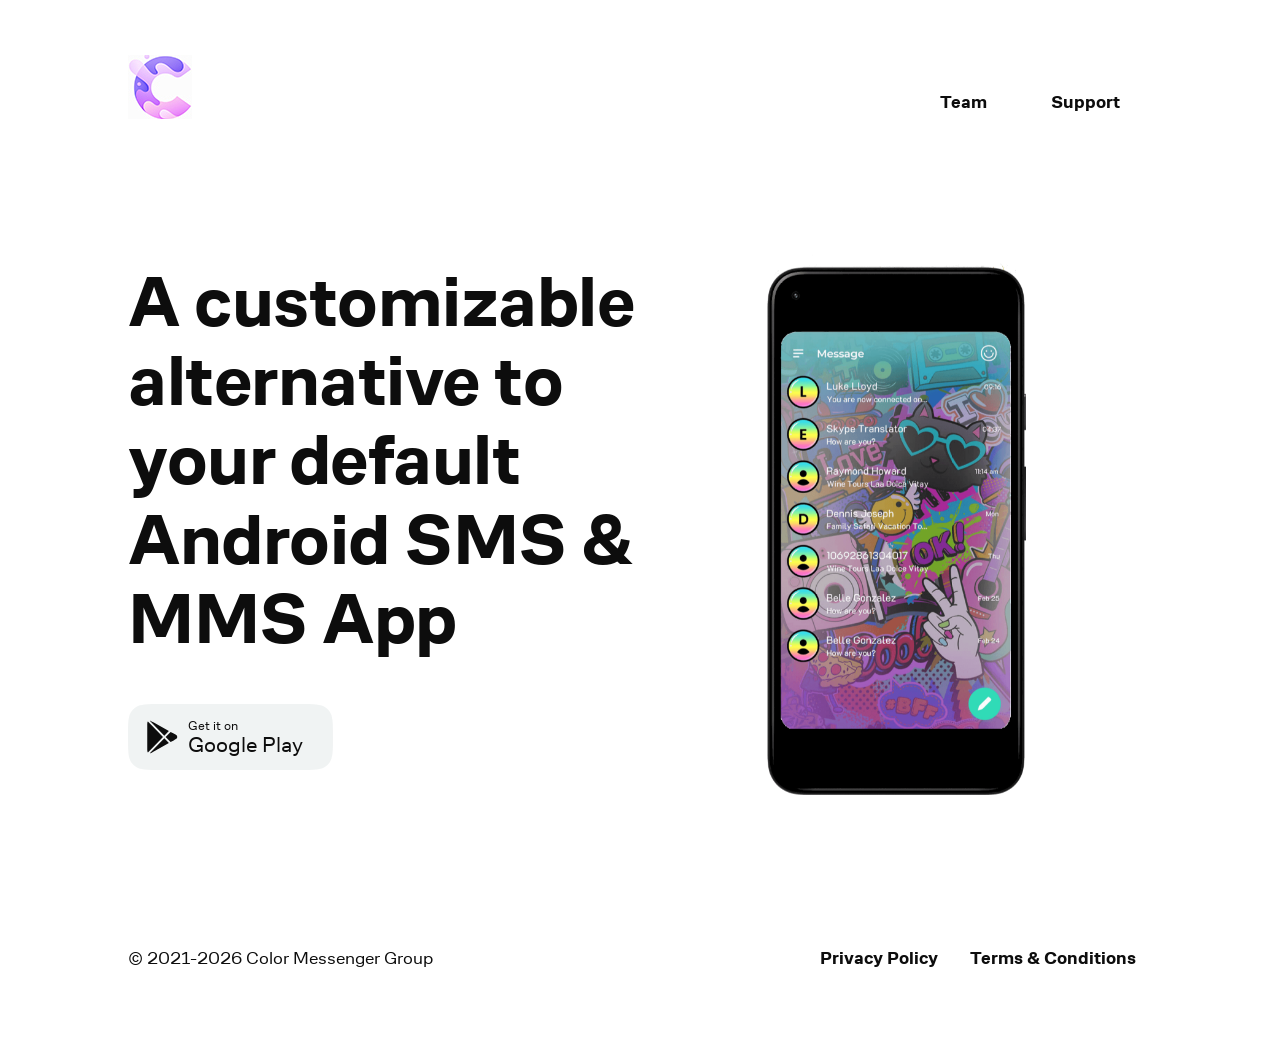
<file: index.html>
<!DOCTYPE html>
<html data-wf-page="610d3887fad63a102758cff1" data-wf-site="60a2288cdfec46c81a8fad1d" class=" w-mod-js w-mod-ix">
<head>
    <meta http-equiv="Content-Type" content="text/html; charset=UTF-8">
    <style>.wf-force-outline-none[tabindex="-1"]:focus {
        outline: none;
    }</style>

    <title>Color Messenger</title>
    <meta content="Building the future of sms sending." name="description">
    <meta content="Color Messenger" property="og:title">
    <meta content="Building the future of sms sending." property="og:description">
    <meta content="https://colormessenger.group/og/Home-og.png" property="og:image">
    <meta content="Color Messenger" property="twitter:title">
    <meta content="Building the future of sms sending." property="twitter:description">
    <meta content="https://colormessenger.group/og/Home-og.png" property="twitter:image">
    <meta property="og:type" content="website">
    <meta content="summary_large_image" name="twitter:card">
    <meta content="width=device-width, initial-scale=1" name="viewport">
    <link href="./css/normalize.css" rel="stylesheet" type="text/css">
    <link href="./css/components.css" rel="stylesheet" type="text/css">
    <link href="css/color-labs.css" rel="stylesheet" type="text/css">
    <script type="text/javascript">!function (o, c) {
        var n = c.documentElement, t = " w-mod-";
        n.className += t + "js", ("ontouchstart" in o || o.DocumentTouch && c instanceof DocumentTouch) && (n.className += t + "touch")
    }(window, document);</script>
    <link href="https://colormessenger.group/image/favicon.png" rel="shortcut icon" type="image/x-icon">
    <link href="https://colormessenger.group/image/webclip.png" rel="apple-touch-icon">
    <script async="" src="./script/js"></script>
    <style>
        video {
            background-color: transparent !important;
            top: 0;
            left: 0;
            clip-path: inset(1px 1px);
        }
    </style>
    <!--  F’in sweet Webflow Hacks  -->
    <script>
        // when the DOM is ready
        document.addEventListener("DOMContentLoaded", function () {
            // get the the span element
            const yrSpan = document.querySelector('.current-year');
            // get the current year
            const currentYr = new Date().getFullYear();
            // set the year span element's text to the current year
            yrSpan.textContent = currentYr;
        });
    </script>
    <style>
        selector {
            cursor: none !important;
        }

        {
            cursor: none
        ;
            margin: 0
        ;
            padding: 0
        ;
        }
        .cursor-wrapper, .cursor-small {
            pointer-events: none;
        }

        .blend {
            mix-blend-mode: difference;
        }

        .pointer-none {
            pointer-events: none;
        }
    </style>
    <style type="text/css">
        @keyframes caretBlink {
            from {
                opacity: 1.0;
            }
            to {
                opacity: 0.0;
            }
        }

        @keyframes rotateSpinner {
            from {
                transform: rotate(0deg);
            }
            to {
                transform: rotate(360deg);
            }
        }

        #text-tool-caret {
            animation-name: caretBlink;
            animation-iteration-count: infinite;
            animation-timing-function: cubic-bezier(1.0, 0, 0, 1.0);
            animation-duration: 1s;
        }

        #en-markup-loading-spinner {
            position: absolute;
            top: calc(50% - 16px);
            left: calc(50% - 16px);
            width: 32px;
            height: 32px;
        }

        #en-markup-loading-spinner img {
            position: relative;
            top: 0px;
            left: 0px;
            animation-name: rotateSpinner;
            animation-duration: 0.6s;
            animation-iteration-count: infinite;
            animation-timing-function: linear;
        }
    </style>
    <style type="text/css">
        .skitchToastBoxContainer {
            position: absolute;
            width: 100%;
            text-align: center;
            top: 30px;
            -webkit-user-select: none;
            -moz-user-select: none;
            pointer-events: none;
        }

        .skitchToastBox {
            width: 200px;
            height: 16px;
            padding: 12px;
            background-color: rgba(47, 55, 61, 0.95);
            border-radius: 4px;
            color: white;
            cursor: default;
            font-size: 10pt;
            text-shadow: 1px 1px 2px rgba(0, 0, 0, 0.32);
            font-family: 'Soleil', Helvetica, Arial, sans-serif;
            border: 2px rgba(255, 255, 255, 0.38) solid;
        }

        .lang-zh-cn .skitchToastBox {
            font-family: '微软雅黑', 'Microsoft YaHei', SimSun,
            '&#x30E1;&#x30A4;&#x30EA;&#x30AA;', Meiryo, 'MS PGothic', 'Soleil',
            Helvetica, Arial, sans-serif;
        }

        .lang-ja-jp .skitchToastBox {
            font-family: '&#x30E1;&#x30A4;&#x30EA;&#x30AA;', Meiryo, 'MS PGothic',
            '微软雅黑', 'Microsoft YaHei', SimSun, 'Soleil', Helvetica, Arial,
            sans-serif;
        }

        .skitchToast {
            padding-left: 20px;
            padding-right: 20px;
            display: inline-block;
            height: 10px;
            color: #f1f5f8;
            text-align: center;
        }

        .skitchVisible {

        }
    </style>
    <style type="text/css">

        @font-face {
            font-family: 'Soleil';
            src: url([data-uri]);
            font-weight: normal;
            font-style: normal;
        }
    </style>
    <style type="text/css">

        #en-markup-disabled {
            position: fixed;
            z-index: 9999;
            width: 100%;
            height: 100%;
            top: 0px;
            left: 0px;
            cursor: default;
            -webkit-user-select: none;
        }

        #en-markup-alert-container {
            position: absolute;
            z-index: 9999;
            width: 450px;
            left: calc(50% - 225px);
            top: calc(50% - 85px);
            background-color: white;
            box-shadow: 0 2px 7px 1px rgba(0, 0, 0, 0.35);
            -webkit-user-select: none;
        }

        #en-markup-alert-container .cell-1 {
            position: relative;
            height: 110px;
            width: 105px;
            float: left;
            text-align: center;
            background-image: url([data-uri]);
            background-position: 65% 50%;
            background-repeat: no-repeat;
        }

        #en-markup-alert-container .cell-2 {
            position: relative;
            float: left;
            width: 345px;
            margin-top: 29px;
            margin-bottom: 20px;
        }

        #en-markup-alert-container .cell-2 .cell-2-title {
            margin-bottom: 5px;
            padding-right: 30px;
            font-size: 12pt;
            font-family: Tahoma, Arial;
        }

        #en-markup-alert-container .cell-2 .cell-2-message {
            padding-right: 30px;
            font-size: 9.5pt;
            font-family: Tahoma, Arial;
        }

        #en-markup-alert-container .cell-3 {
            position: relative;
            width: 450px;
            height: 60px;
            float: left;
            background-color: rgb(240, 240, 240);
        }

        #en-markup-alert-container .cell-3 button {
            position: absolute;
            top: 12px;
            right: 15px;
            width: 110px;
            height: 36px;
        }

        #en-markup-alert-container .cell-3 button.alt-button {
            position: absolute;
            top: 12px;
            right: 140px;
            width: 110px;
            height: 36px;
        }
    </style>
</head>
<body>
<div class="w-embed">
    <style>
        body {
            will-change: scale;
            -webkit-font-smoothing: antialiased;
        }

        @media screen and (min-width: 1600px) {
            h2 {
                font-size: 84px;
            }

            .banner-wrapper {
                max-width: 800px;
            }
        }

        @media screen and (min-width: 1842px) {
            h2 {
                font-size: 96px;
            }

            .banner-wrapper {
                max-width: 1000px;
            }
        }

        selector {
            cursor: none !important;
        }

        {
            cursor: none
        ;
            margin: 0
        ;
            padding: 0
        ;
        }
        .cursor-wrapper, .cursor-small {
            pointer-events: none;
        }

        .blend {
            mix-blend-mode: difference;
        }

        .pointer-none {
            pointer-events: none;
        }

        .iphone, .before, .after-pen, .before-pen {
            image-rendering: -webkit-optimize-contrast;
        }
    </style>
</div>
<div class="cursor-wrapper" style="background-color: rgba(255, 255, 255, 0);">
    <div class="navbar load wf-section" style="display: none;">
        <div class="container nav load">
            <img src="./image/spinner-s.svg" loading="lazy" alt="" class="image-5"
                 style="transform: translate3d(0px, 0px, 0px) scale3d(1, 1, 1) rotateX(0deg) rotateY(0deg) rotateZ(360.804deg) skew(0deg, 0deg);
                 transform-style: preserve-3d; opacity: 0; will-change: transform;">
        </div>
    </div>
</div>
<div data-animation="over-right" class="navbar w-nav" data-easing2="ease" data-easing="ease" data-collapse="medium"
     role="banner" data-no-scroll="1" data-duration="400" id="nav">
    <div class="container nav">
        <div data-w-id="8202f430-7c81-dd83-9bd5-3db75f70a34e" class="logo-container">
            <div class="move"
                 style="will-change: transform;
                 transform: translate3d(0px, 0px, 0px) scale3d(1, 1, 1) rotateX(0deg) rotateY(0deg) rotateZ(0deg) skew(0deg, 0deg);
                 transform-style: preserve-3d;">
                <a href="https://colormessenger.group/index.html" data-w-id="8202f430-7c81-dd83-9bd5-3db75f70a350"
                   aria-current="page" class="brand w-nav-brand w--current">
                    <img src="./image/color_logo.jpg" loading="lazy" alt="" class="logo-image">
                </a>
                <link rel="prefetch" href="https://colormessenger.group/">
            </div>
        </div>
        <nav role="navigation" class="nav-menu w-nav-menu">
            <div data-w-id="afb98085-94b6-bff7-91e0-10f9e30d69ef" class="nav-container"
                 style="will-change: transform;
                 transform: translate3d(-0.00256px, 0.00272px, 0px) scale3d(1, 1, 1) rotateX(0deg) rotateY(0deg) rotateZ(0deg) skew(0deg, 0deg);
                 transform-style: preserve-3d;">
                <div class="move" style="will-change: transform;
                      transform: translate3d(0.00512px, -0.00544px, 0px) scale3d(1, 1, 1) rotateX(0deg) rotateY(0deg) rotateZ(0deg) skew(0deg, 0deg);
                      transform-style: preserve-3d;">
                    <div data-hover="true" data-delay="0" data-w-id="abb3311c-57e7-9a3b-8cf0-8936d2879c8b"
                         class="w-dropdown" style="">
                    </div>
                </div>
            </div>
            <div data-w-id="8202f430-7c81-dd83-9bd5-3db75f70a369" class="nav-container">
                <div class="move"
                     style="will-change: transform;
                     transform: translate3d(-0.00544px, 0.00544px, 0px) scale3d(1, 1, 1) rotateX(0deg) rotateY(0deg) rotateZ(0deg) skew(0deg, 0deg);
                     transform-style: preserve-3d;">
                    <a href="about.html" class="navlink w-inline-block">
                        <div class="navlink-text"
                             style="will-change: transform;
                             transform: translate3d(0.00272px, -0.00272px, 0px) scale3d(1, 1, 1) rotateX(0deg) rotateY(0deg) rotateZ(0deg) skew(0deg, 0deg);
                             transform-style: preserve-3d;">
                            Team
                        </div>
                    </a>
                    <link rel="prefetch" href="about.html">
                </div>
            </div>
            <div data-w-id="558069cc-b830-e242-886b-86523f194759" class="nav-container">
                <div class="move"
                     style="will-change: transform;
                     transform: translate3d(-0.00512px, -0.00512px, 0px) scale3d(1, 1, 1) rotateX(0deg) rotateY(0deg) rotateZ(0deg) skew(0deg, 0deg);
                     transform-style: preserve-3d;">
                    <a href="https://colormessenger.group/support.html" class="navlink w-inline-block">
                        <div class="navlink-text"
                             style="will-change: transform;
                             transform: translate3d(0.00256px, 0.00256px, 0px) scale3d(1, 1, 1) rotateX(0deg) rotateY(0deg) rotateZ(0deg) skew(0deg, 0deg);
                             transform-style: preserve-3d;">
                            Support
                        </div>
                    </a>
                    <link rel="prefetch" href="https://colormessenger.group/support">
                </div>
            </div>
        </nav>
        <div class="menu-button w-nav-button" style="-webkit-user-select: text;" aria-label="menu" role="button"
             tabindex="0" aria-controls="w-nav-overlay-0" aria-haspopup="menu" aria-expanded="false">
            <img src="./image/menu-icn.svg" loading="lazy" alt="">
        </div>
    </div>
    <div class="w-nav-overlay" data-wf-ignore="" id="w-nav-overlay-0"></div>
</div>
<div class="section lensa wf-section">
    <div class="container lensa swap">
        <div class="grid56 full">
            <div class="txt-app-wrapper">
                <h2>A customizable alternative to your default Android SMS & MMS App</h2>
                <div class="home-btn-wrapper uc">
                    <div class="cta-a-container">
                        <div class="move"
                             style="will-change: transform;
                             transform: translate3d(0px, 0px, 0px) scale3d(1, 1, 1) rotateX(0deg) rotateY(0deg) rotateZ(0deg) skew(0deg, 0deg);
                             transform-style: preserve-3d;">
                            <div class="yellow-shadow"></div>
                            <a href="https://play.google.com/store/apps/details?id=com.color.messenger.sms.message"
                               class="link-block store w-inline-block">
                                <img src="image/googleplay-icon.svg" loading="lazy" alt="">
                                <div class="div-block-17">
                                    <div class="text-block-2">Get it on</div>
                                    <div class="text-block-3">Google Play</div>
                                </div>
                            </a>
                        </div>
                    </div>
                </div>
            </div>
        </div>
        <div class="grid44 full">
            <div class="iphone-wrapper">
                <a data-w-id="43f8f9f9-abc6-8c7a-23a5-bdb75ff9696d" class="hover w-inline-block"></a>
                <img src="image/lensa-before-img.png" loading="lazy" style="opacity:0" alt="" class="before">
                <img src="image/lensa-before-img.png" loading="lazy" alt="" class="iphone">
                <div data-w-id="134d000e-1f27-fdc9-5788-770af3a585b2"
                     style="-webkit-transform:translate3d(0, 0, 0) scale3d(0.6, 0.6, 1) rotateX(0) rotateY(0) rotateZ(0) skew(0, 0);
                     -moz-transform:translate3d(0, 0, 0) scale3d(0.6, 0.6, 1) rotateX(0) rotateY(0) rotateZ(0) skew(0, 0);
                     -ms-transform:translate3d(0, 0, 0) scale3d(0.6, 0.6, 1) rotateX(0) rotateY(0) rotateZ(0) skew(0, 0);
                     transform:translate3d(0, 0, 0) scale3d(0.6, 0.6, 1) rotateX(0) rotateY(0) rotateZ(0) skew(0, 0)"
                     class="video-blob w-embed">
                    <video autoplay="" loop="" muted="" playsinline=""
                           src="video/blue-blob.mp4" type="video/mp4"
                           style="width:100%; height:100%;">
                    </video>
                </div>
            </div>
        </div>
    </div>
</div>
<div class="section footer wf-section">
    <div class="container">
        <div class="w-layout-grid grid-2">
            <div id="w-node-_724b4703-0a40-a6ae-9e73-23751d22e531-1d22e52e" class="navlink-text-wrapper">
                <div class="bottom-text">© 2021-<span class="current-year">2022</span> Color Messenger Group</div>
            </div>
            <div id="w-node-_724b4703-0a40-a6ae-9e73-23751d22e534-1d22e52e" class="div-block">
                <div data-w-id="724b4703-0a40-a6ae-9e73-23751d22e535" class="nav-container footer">
                    <div class="move"
                         style="will-change: transform;
                         transform: translate3d(0px, 0px, 0px) scale3d(1, 1, 1) rotateX(0deg) rotateY(0deg) rotateZ(0deg) skew(0deg, 0deg);
                         transform-style: preserve-3d;">
                        <a href="https://colormessenger.group/privacy.html" class="navlink footer w-inline-block" target="_blank">
                            <div class="navlink-text"
                                 style="will-change: transform;
                                 transform: translate3d(0px, 0px, 0px) scale3d(1, 1, 1) rotateX(0deg) rotateY(0deg) rotateZ(0deg) skew(0deg, 0deg);
                                 transform-style: preserve-3d;">
                                Privacy Policy
                            </div>
                        </a>
                    </div>
                </div>
                <div data-w-id="724b4703-0a40-a6ae-9e73-23751d22e53a" class="nav-container">
                    <div class="move"
                         style="will-change: transform;
                         transform: translate3d(0px, 0px, 0px) scale3d(1, 1, 1) rotateX(0deg) rotateY(0deg) rotateZ(0deg) skew(0deg, 0deg);
                         transform-style: preserve-3d;">
                        <a href="https://colormessenger.group/terms.html" class="navlink footer w-inline-block" target="_blank">
                            <div class="navlink-text"
                                 style="will-change: transform;
                                 transform: translate3d(0px, 0px, 0px) scale3d(1, 1, 1) rotateX(0deg) rotateY(0deg) rotateZ(0deg) skew(0deg, 0deg);
                                 transform-style: preserve-3d;">
                                Terms &amp; Conditions
                            </div>
                        </a>
                    </div>
                </div>
            </div>
        </div>
    </div>
</div>
<script src="./script/jquery-3.5.1.min.dc5e7f18c8.js"
        type="text/javascript"
        integrity="sha256-9/aliU8dGd2tb6OSsuzixeV4y/faTqgFtohetphbbj0="
        crossorigin="anonymous">
</script>
<script src="script/color-labs.js"
        type="text/javascript">
</script>
</body>
</html>
</file>
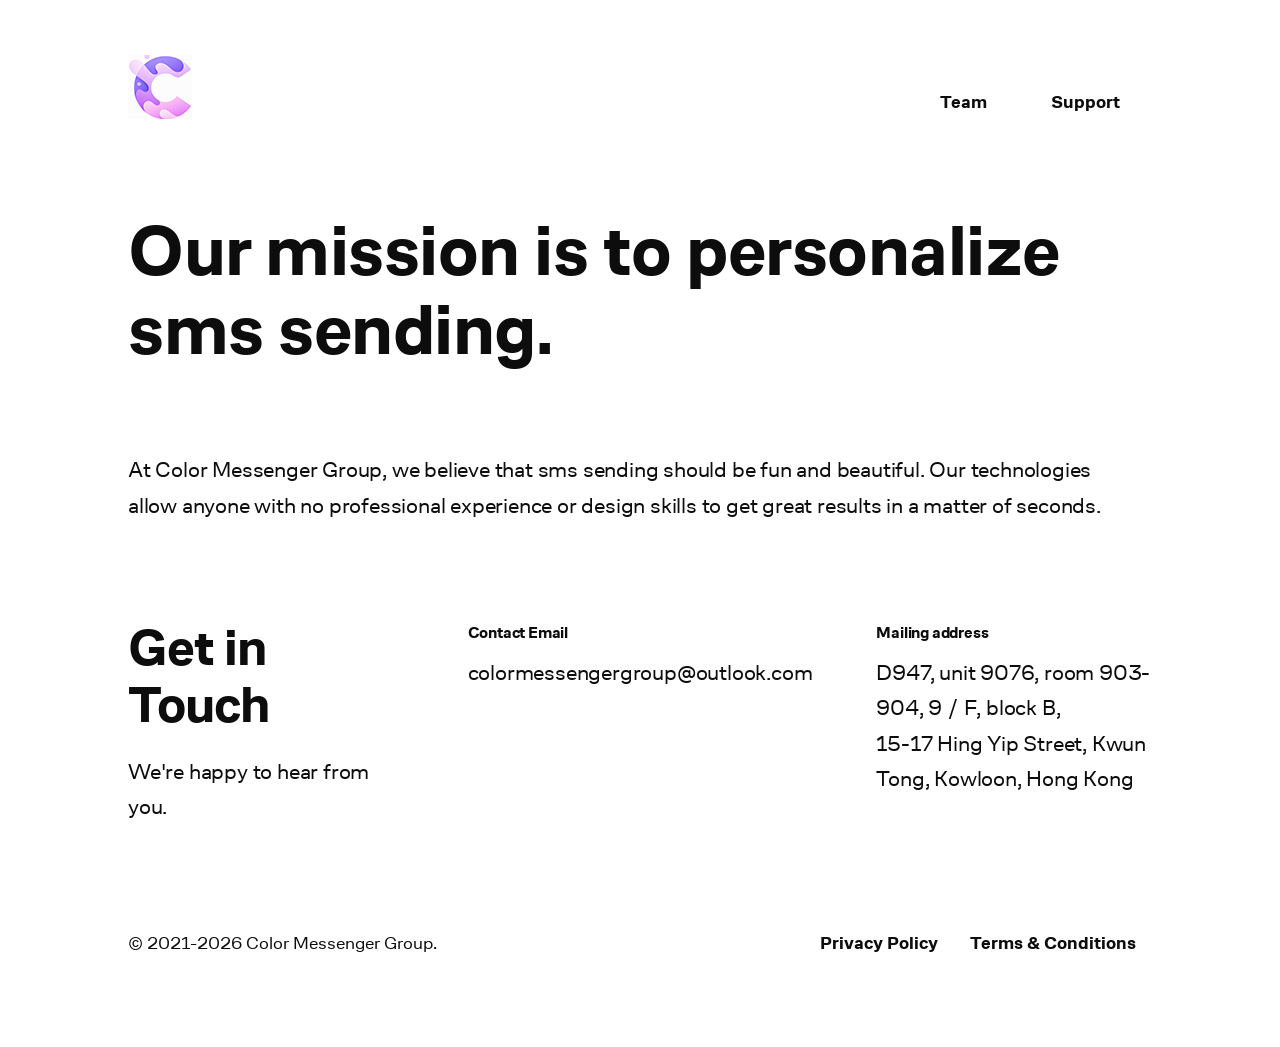
<file: about.html>
<!DOCTYPE html>
<html data-wf-page="611a381142bd801a078a3df3" data-wf-site="60a2288cdfec46c81a8fad1d" class=" w-mod-js w-mod-ix">
<head>
    <meta http-equiv="Content-Type" content="text/html; charset=UTF-8">
    <style>.wf-force-outline-none[tabindex="-1"]:focus {
        outline: none;
    }</style>

    <title>About</title>
    <meta content="At Color Messenger Team, we believe that sms sending should be fun and beautiful. And anyone with no previous experience and skills could get the best results in a matter of seconds. That’s the cornerstone of our approach."
          name="description">
    <meta content="About" property="og:title">
    <meta content="At Color Messenger Team, we believe that sms sending should be fun and beautiful. And anyone with no previous experience and skills could get the best results in a matter of seconds. That’s the cornerstone of our approach."
          property="og:description">
    <meta content="https://colormessenger.group/og/About-og.png" property="og:image">
    <meta content="About" property="twitter:title">
    <meta content="At Color Messenger Team, we believe that sms sending should be fun and beautiful. And anyone with no previous experience and skills could get the best results in a matter of seconds. That’s the cornerstone of our approach."
          property="twitter:description">
    <meta content="https://colormessenger.group/og/About-og.png" property="twitter:image">
    <meta property="og:type" content="website">
    <meta content="summary_large_image" name="twitter:card">
    <meta content="width=device-width, initial-scale=1" name="viewport">
    <link href="./css/normalize.css" rel="stylesheet" type="text/css">
    <link href="./css/components.css" rel="stylesheet" type="text/css">
    <link href="css/color-labs.css" rel="stylesheet" type="text/css">
    <script type="text/javascript">!function (o, c) {
        var n = c.documentElement, t = " w-mod-";
        n.className += t + "js", ("ontouchstart" in o || o.DocumentTouch && c instanceof DocumentTouch) && (n.className += t + "touch")
    }(window, document);
    </script>
    <link href="https://colormessenger.group/image/favicon.png" rel="shortcut icon" type="image/x-icon">
    <link href="https://colormessenger.group/image/webclip.png" rel="apple-touch-icon">
    <script async="" src="./script/js"></script>
    <style>
        video {
            background-color: transparent !important;
            top: 0;
            left: 0;
            clip-path: inset(1px 1px);
        }
    </style>
    <!--  F’in sweet Webflow Hacks  -->
    <script>
        // when the DOM is ready
        document.addEventListener("DOMContentLoaded", function () {
            // get the the span element
            const yrSpan = document.querySelector('.current-year');
            // get the current year
            const currentYr = new Date().getFullYear();
            // set the year span element's text to the current year
            yrSpan.textContent = currentYr;
        });
    </script>
    <style type="text/css">
        @keyframes caretBlink {
            from {
                opacity: 1.0;
            }
            to {
                opacity: 0.0;
            }
        }

        @keyframes rotateSpinner {
            from {
                transform: rotate(0deg);
            }
            to {
                transform: rotate(360deg);
            }
        }

        #text-tool-caret {
            animation-name: caretBlink;
            animation-iteration-count: infinite;
            animation-timing-function: cubic-bezier(1.0, 0, 0, 1.0);
            animation-duration: 1s;
        }

        #en-markup-loading-spinner {
            position: absolute;
            top: calc(50% - 16px);
            left: calc(50% - 16px);
            width: 32px;
            height: 32px;
        }

        #en-markup-loading-spinner img {
            position: relative;
            top: 0px;
            left: 0px;
            animation-name: rotateSpinner;
            animation-duration: 0.6s;
            animation-iteration-count: infinite;
            animation-timing-function: linear;
        }
    </style>
    <style type="text/css">
        .skitchToastBoxContainer {
            position: absolute;
            width: 100%;
            text-align: center;
            top: 30px;
            -webkit-user-select: none;
            -moz-user-select: none;
            pointer-events: none;
        }

        .skitchToastBox {
            width: 200px;
            height: 16px;
            padding: 12px;
            background-color: rgba(47, 55, 61, 0.95);
            border-radius: 4px;
            color: white;
            cursor: default;
            font-size: 10pt;
            text-shadow: 1px 1px 2px rgba(0, 0, 0, 0.32);
            font-family: 'Soleil', Helvetica, Arial, sans-serif;
            border: 2px rgba(255, 255, 255, 0.38) solid;
        }

        .lang-zh-cn .skitchToastBox {
            font-family: '微软雅黑', 'Microsoft YaHei', SimSun,
            '&#x30E1;&#x30A4;&#x30EA;&#x30AA;', Meiryo, 'MS PGothic', 'Soleil',
            Helvetica, Arial, sans-serif;
        }

        .lang-ja-jp .skitchToastBox {
            font-family: '&#x30E1;&#x30A4;&#x30EA;&#x30AA;', Meiryo, 'MS PGothic',
            '微软雅黑', 'Microsoft YaHei', SimSun, 'Soleil', Helvetica, Arial,
            sans-serif;
        }

        .skitchToast {
            padding-left: 20px;
            padding-right: 20px;
            display: inline-block;
            height: 10px;
            color: #f1f5f8;
            text-align: center;
        }

        .skitchVisible {
        }
    </style>
    <style type="text/css">

        @font-face {
            font-family: 'Soleil';
            src: url([data-uri]);
            font-weight: normal;
            font-style: normal;
        }
    </style>
    <style type="text/css">

        #en-markup-disabled {
            position: fixed;
            z-index: 9999;
            width: 100%;
            height: 100%;
            top: 0px;
            left: 0px;
            cursor: default;
            -webkit-user-select: none;
        }

        #en-markup-alert-container {
            position: absolute;
            z-index: 9999;
            width: 450px;
            left: calc(50% - 225px);
            top: calc(50% - 85px);
            background-color: white;
            box-shadow: 0 2px 7px 1px rgba(0, 0, 0, 0.35);
            -webkit-user-select: none;
        }

        #en-markup-alert-container .cell-1 {
            position: relative;
            height: 110px;
            width: 105px;
            float: left;
            text-align: center;
            background-image: url([data-uri]);
            background-position: 65% 50%;
            background-repeat: no-repeat;
        }

        #en-markup-alert-container .cell-2 {
            position: relative;
            float: left;
            width: 345px;
            margin-top: 29px;
            margin-bottom: 20px;
        }

        #en-markup-alert-container .cell-2 .cell-2-title {
            margin-bottom: 5px;
            padding-right: 30px;
            font-size: 12pt;
            font-family: Tahoma, Arial;
        }

        #en-markup-alert-container .cell-2 .cell-2-message {
            padding-right: 30px;
            font-size: 9.5pt;
            font-family: Tahoma, Arial;
        }

        #en-markup-alert-container .cell-3 {
            position: relative;
            width: 450px;
            height: 60px;
            float: left;
            background-color: rgb(240, 240, 240);
        }

        #en-markup-alert-container .cell-3 button {
            position: absolute;
            top: 12px;
            right: 15px;
            width: 110px;
            height: 36px;
        }

        #en-markup-alert-container .cell-3 button.alt-button {
            position: absolute;
            top: 12px;
            right: 140px;
            width: 110px;
            height: 36px;
        }
    </style>
</head>
<body>
<div class="w-embed">
    <style>
        body {
            will-change: scale;
            -webkit-font-smoothing: antialiased;
        }

        @media screen and (min-width: 1600px) {
            h2 {
                font-size: 84px;
            }

            p {
                font-size: 26px;
            }

            .paragraph {
                margin-bottom: 22px;
            }

            .banner-wrapper {
                max-width: 800px;
            }
        }

        @media screen and (min-width: 1842px) {
            h2 {
                font-size: 96px;
            }

            .banner-wrapper {
                max-width: 1000px;
            }

            p {
                font-size: 32px;
            }

            .paragraph {
                margin-bottom: 28px;
            }
        }

        selector {
            cursor: none !important;
        }

        {
            cursor: none
        ;
            margin: 0
        ;
            padding: 0
        ;
        }
        .cursor-wrapper, .cursor-small {
            pointer-events: none;
        }

        .blend {
            mix-blend-mode: difference;
        }

        .pointer-none {
            pointer-events: none;
        }

        .iphone, .before, .after-pen, .before-pen {
            image-rendering: -webkit-optimize-contrast;
        }
    </style>
</div>
<div class="cursor-wrapper" style="background-color: rgba(255, 255, 255, 0);">
    <div class="navbar load wf-section" style="display: none;">
        <div class="container nav load">
            <img src="./image/spinner-s.svg"
                 loading="lazy" alt="" class="image-5"
                 style="transform: translate3d(0px, 0px, 0px) scale3d(1, 1, 1) rotateX(0deg) rotateY(0deg) rotateZ(120deg) skew(0deg, 0deg);
                  transform-style: preserve-3d; opacity: 0; will-change: transform;">
        </div>
    </div>
</div>
<div data-animation="over-right" class="navbar w-nav" data-easing2="ease" data-easing="ease" data-collapse="medium"
     role="banner" data-no-scroll="1" data-duration="400" id="nav">
    <div class="container nav">
        <div data-w-id="8202f430-7c81-dd83-9bd5-3db75f70a34e" class="logo-container">
            <div class="move"
                 style="will-change: transform;
                 transform: translate3d(0px, 0px, 0px) scale3d(1, 1, 1) rotateX(0deg) rotateY(0deg) rotateZ(0deg) skew(0deg, 0deg);
                 transform-style: preserve-3d;">
                <a href="https://colormessenger.group/index.html" data-w-id="8202f430-7c81-dd83-9bd5-3db75f70a350"
                   class="brand w-nav-brand">
                    <img src="./image/color_logo.jpg" loading="lazy" alt="" class="logo-image">
                </a>
                <link rel="prefetch" href="https://colormessenger.group/">
            </div>
        </div>
        <nav role="navigation" class="nav-menu w-nav-menu">
            <div data-w-id="afb98085-94b6-bff7-91e0-10f9e30d69ef" class="nav-container"
                 style="will-change: transform; transform: translate3d(0px, 0px, 0px) scale3d(1, 1, 1) rotateX(0deg) rotateY(0deg) rotateZ(0deg) skew(0deg, 0deg); transform-style: preserve-3d;">

            </div>
            <div data-w-id="8202f430-7c81-dd83-9bd5-3db75f70a369" class="nav-container">
                <div class="move"
                     style="will-change: transform; transform: translate3d(0.00544px, -0.00544px, 0px) scale3d(1, 1, 1) rotateX(0deg) rotateY(0deg) rotateZ(0deg) skew(0deg, 0deg); transform-style: preserve-3d;">
                    <a href="https://colormessenger.group/about.html" aria-current="page"
                       class="navlink w-inline-block">
                        <div class="navlink-text"
                             style="will-change: transform; transform: translate3d(-0.00272px, 0.00272px, 0px) scale3d(1, 1, 1) rotateX(0deg) rotateY(0deg) rotateZ(0deg) skew(0deg, 0deg); transform-style: preserve-3d;">
                            Team
                        </div>
                    </a>
                    <link rel="prefetch" href="https://colormessenger.group/about">
                </div>
            </div>
            <div data-w-id="558069cc-b830-e242-886b-86523f194759" class="nav-container">
                <div class="move"
                     style="will-change: transform; transform: translate3d(0px, 0px, 0px) scale3d(1, 1, 1) rotateX(0deg) rotateY(0deg) rotateZ(0deg) skew(0deg, 0deg); transform-style: preserve-3d;">
                    <a href="https://colormessenger.group/support.html" class="navlink w-inline-block">
                        <div class="navlink-text"
                             style="will-change: transform; transform: translate3d(0px, 0px, 0px) scale3d(1, 1, 1) rotateX(0deg) rotateY(0deg) rotateZ(0deg) skew(0deg, 0deg); transform-style: preserve-3d;">
                            Support
                        </div>
                    </a>
                    <link rel="prefetch" href="https://colormessenger.group/support">
                </div>
            </div>
        </nav>
        <div class="menu-button w-nav-button" style="-webkit-user-select: text;" aria-label="menu" role="button"
             tabindex="0" aria-controls="w-nav-overlay-0" aria-haspopup="menu" aria-expanded="false"><img
                src="./image/menu-icn.svg" loading="lazy" alt=""></div>
    </div>
    <div class="w-nav-overlay" data-wf-ignore="" id="w-nav-overlay-0"></div>
</div>
<div class="section company mission wf-section">
    <div class="container">
        <h2>Our mission is to personalize sms sending.</h2>
    </div>
</div>
<div class="section about wf-section">
    <div class="container">
        <div class="getintouch-wrapper">
            <div class="grid-content-wrapper comp">
                <p>At Color Messenger Group, we believe that sms sending should be fun and beautiful. Our technologies
                    allow anyone with no professional experience or design skills to get great results in a matter of
                    seconds.</p>
            </div>
        </div>
    </div>
</div>
<div class="section contacts wf-section">
    <div class="container">
        <div class="getintouch-wrapper">
            <div class="w-layout-grid getintouch-grid-2">
                <div class="grid-content-wrapper">
                    <h3 class="heading">Get in Touch</h3>
                    <p>We're happy to hear from you.</p>
                </div>
                <div class="grid-content-wrapper">
                    <div class="emails-wrapper">
                        <p class="tiny bold">Contact Email</p>
                        <p>colormessengergroup@outlook.com</p>
                    </div>
                </div>
                <div class="grid-content-wrapper">
                    <p class="tiny bold">Mailing address</p>
                    <p>D947, unit 9076, room 903-904, 9 / F, block B,<br>15-17 Hing Yip Street, Kwun Tong, Kowloon, Hong
                        Kong</p>
                </div>
            </div>
        </div>
    </div>
</div>
<div class="section footer wf-section">
    <div class="container">
        <div class="w-layout-grid grid-2">
            <div id="w-node-_724b4703-0a40-a6ae-9e73-23751d22e531-1d22e52e" class="navlink-text-wrapper">
                <div class="bottom-text">© 2021-<span class="current-year">2022</span> Color Messenger Group.</div>
            </div>
            <div id="w-node-_724b4703-0a40-a6ae-9e73-23751d22e534-1d22e52e" class="div-block">
                <div data-w-id="724b4703-0a40-a6ae-9e73-23751d22e535" class="nav-container footer">
                    <div class="move"
                         style="will-change: transform;
                         transform: translate3d(0px, 0px, 0px) scale3d(1, 1, 1) rotateX(0deg) rotateY(0deg) rotateZ(0deg) skew(0deg, 0deg);
                         transform-style: preserve-3d;">
                        <a href="https://colormessenger.group/privacy.html" class="navlink footer w-inline-block"
                           target="_blank">
                            <div class="navlink-text"
                                 style="will-change: transform;
                                 transform: translate3d(0px, 0px, 0px) scale3d(1, 1, 1) rotateX(0deg) rotateY(0deg) rotateZ(0deg) skew(0deg, 0deg);
                                 transform-style: preserve-3d;">
                                Privacy Policy
                            </div>
                        </a>
                    </div>
                </div>
                <div data-w-id="724b4703-0a40-a6ae-9e73-23751d22e53a" class="nav-container">
                    <div class="move"
                         style="will-change: transform;
                         transform: translate3d(0px, 0px, 0px) scale3d(1, 1, 1) rotateX(0deg) rotateY(0deg) rotateZ(0deg) skew(0deg, 0deg);
                         transform-style: preserve-3d;">
                        <a href="https://colormessenger.group/terms.html" class="navlink footer w-inline-block"
                           target="_blank">
                            <div class="navlink-text"
                                 style="will-change: transform;
                                 transform: translate3d(0px, 0px, 0px) scale3d(1, 1, 1) rotateX(0deg) rotateY(0deg) rotateZ(0deg) skew(0deg, 0deg);
                                 transform-style: preserve-3d;">
                                Terms &amp; Conditions
                            </div>
                        </a>
                    </div>
                </div>
            </div>
        </div>
    </div>
</div>
<script src="./script/jquery-3.5.1.min.dc5e7f18c8.js"
        type="text/javascript"
        integrity="sha256-9/aliU8dGd2tb6OSsuzixeV4y/faTqgFtohetphbbj0="
        crossorigin="anonymous">
</script>
<script src="script/color-labs.js" type="text/javascript">
</script>

</body>
</html>
</file>
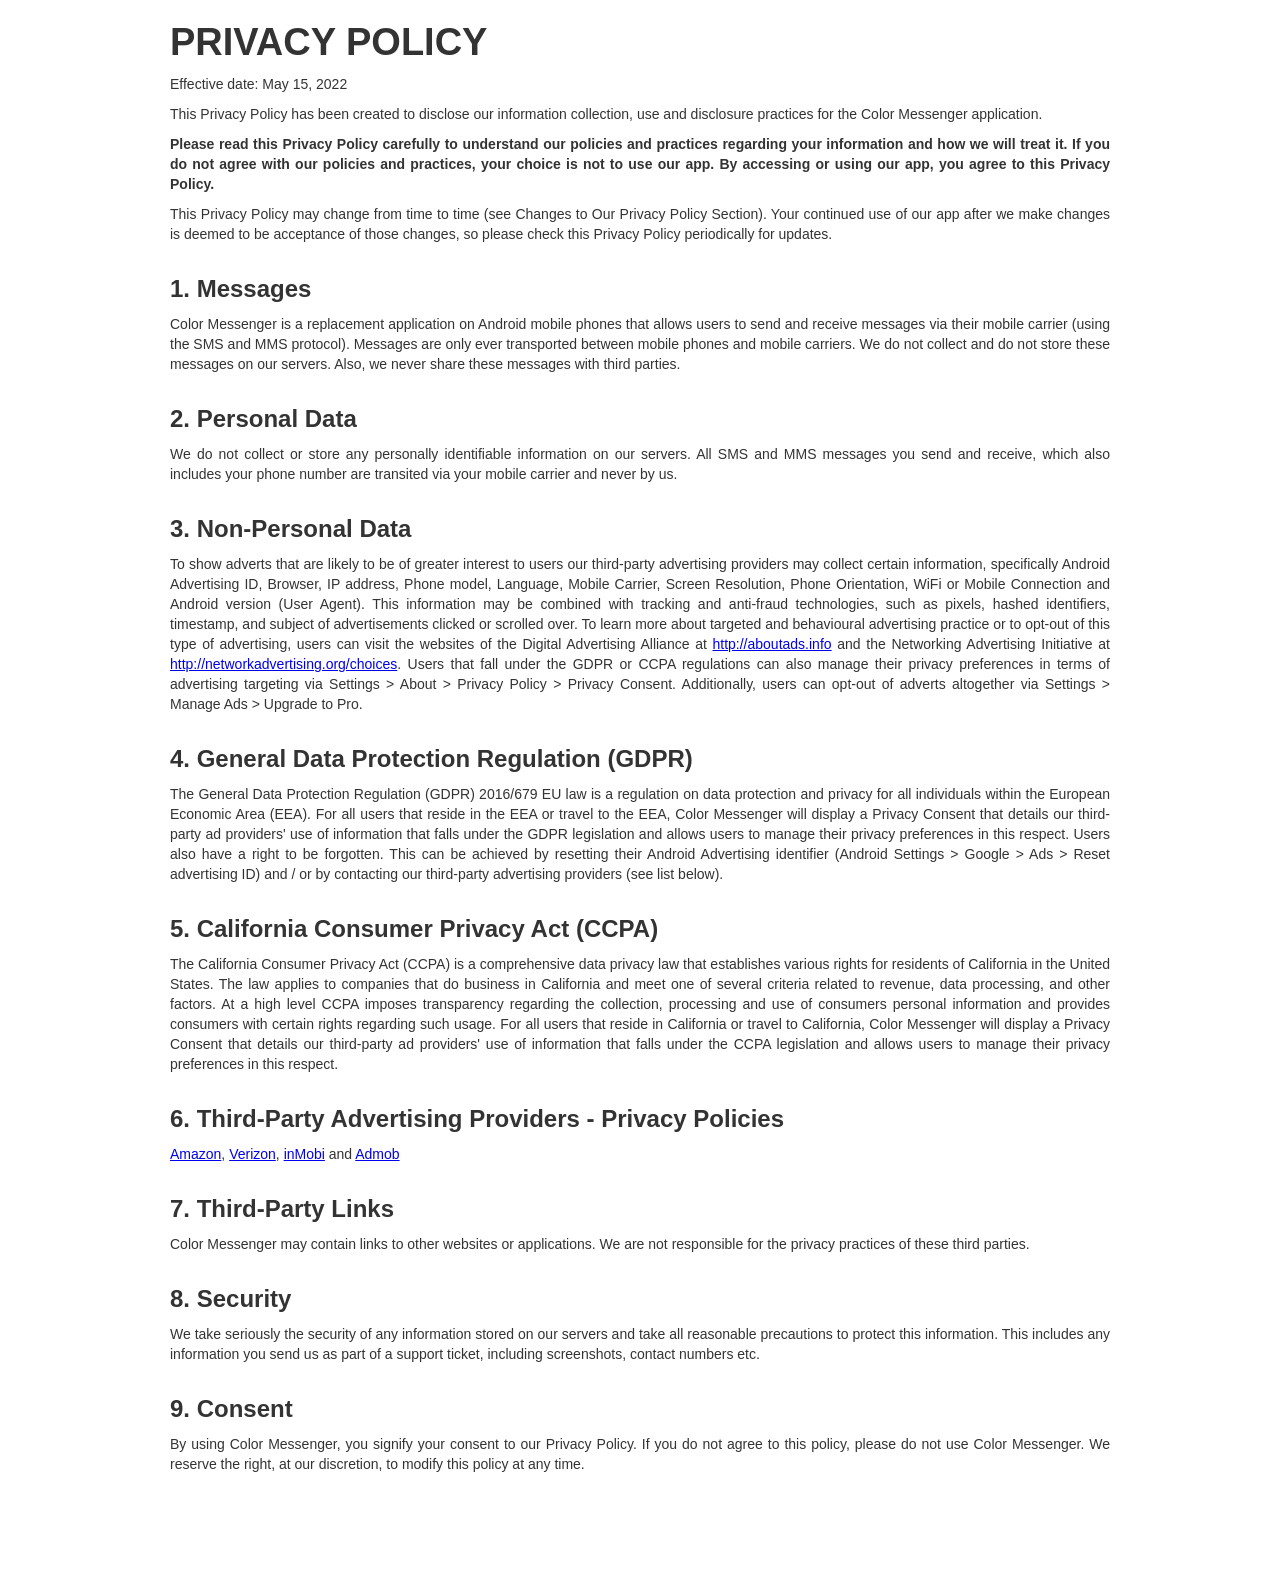
<file: privacy.html>
<!DOCTYPE html>
<html data-wf-site="57440039259ad5570316f6a2" data-wf-page="574e89c043889d5129f49586"
      class=" w-mod-js w-mod-no-touch w-mod-video w-mod-no-ios" style="">
<head>
    <meta http-equiv="Content-Type" content="text/html; charset=UTF-8">
    <title>Privacy Policy</title>
    <meta name="description" content="A customizable alternative to your default Android SMS & MMS App.">
    <meta property="og:title" content="Privacy Policy">
    <meta property="og:description" content="A customizable alternative to your default Android SMS & MMS App.">
    <meta name="twitter:card" content="summary">
    <meta name="viewport" content="width=device-width, initial-scale=1">
    <meta name="generator" content="Webflow">
    <link rel="stylesheet" type="text/css" href="./css/normalize.css">
    <link rel="stylesheet" type="text/css" href="./css/webflow.css">
    <link rel="stylesheet" type="text/css" href="css/color-2.webflow.css">
    <link rel="stylesheet" type="text/css" href="./css/privacy.css">
    <script type="text/javascript" src="./script/modernizr.js"></script>
    <link href="https://colormessenger.group/image/favicon.png" rel="shortcut icon" type="image/x-icon">
    <link href="https://colormessenger.group/image/webclip.png" rel="apple-touch-icon">
    <style type="text/css">
    @keyframes caretBlink {
        from {
            opacity: 1.0;
        }
        to {
            opacity: 0.0;
        }
    }

    @keyframes rotateSpinner {
        from {
            transform: rotate(0deg);
        }
        to {
            transform: rotate(360deg);
        }
    }

    #text-tool-caret {
        animation-name: caretBlink;
        animation-iteration-count: infinite;
        animation-timing-function: cubic-bezier(1.0, 0, 0, 1.0);
        animation-duration: 1s;
    }

    #en-markup-loading-spinner {
        position: absolute;
        top: calc(50% - 16px);
        left: calc(50% - 16px);
        width: 32px;
        height: 32px;
    }

    #en-markup-loading-spinner img {
        position: relative;
        top: 0px;
        left: 0px;
        animation-name: rotateSpinner;
        animation-duration: 0.6s;
        animation-iteration-count: infinite;
        animation-timing-function: linear;
    }
    </style>
    <style type="text/css">
        .skitchToastBoxContainer {
            position: absolute;
            width: 100%;
            text-align: center;
            top: 30px;
            -webkit-user-select: none;
            -moz-user-select: none;
            pointer-events: none;
        }

        .skitchToastBox {
            width: 200px;
            height: 16px;
            padding: 12px;
            background-color: rgba(47, 55, 61, 0.95);
            border-radius: 4px;
            color: white;
            cursor: default;
            font-size: 10pt;
            text-shadow: 1px 1px 2px rgba(0, 0, 0, 0.32);
            font-family: 'Soleil', Helvetica, Arial, sans-serif;
            border: 2px rgba(255, 255, 255, 0.38) solid;
        }

        .lang-zh-cn .skitchToastBox {
            font-family: '微软雅黑', 'Microsoft YaHei', SimSun,
            '&#x30E1;&#x30A4;&#x30EA;&#x30AA;', Meiryo, 'MS PGothic', 'Soleil',
            Helvetica, Arial, sans-serif;
        }

        .lang-ja-jp .skitchToastBox {
            font-family: '&#x30E1;&#x30A4;&#x30EA;&#x30AA;', Meiryo, 'MS PGothic',
            '微软雅黑', 'Microsoft YaHei', SimSun, 'Soleil', Helvetica, Arial,
            sans-serif;
        }

        .skitchToast {
            padding-left: 20px;
            padding-right: 20px;
            display: inline-block;
            height: 10px;
            color: #f1f5f8;
            text-align: center;
        }

        .skitchVisible {
        }
    </style>
    <style type="text/css">

        @font-face {
            font-family: 'Soleil';
            src: url([data-uri]);
            font-weight: normal;
            font-style: normal;
        }
    </style>
    <style type="text/css">

        #en-markup-disabled {
            position: fixed;
            z-index: 9999;
            width: 100%;
            height: 100%;
            top: 0px;
            left: 0px;
            cursor: default;
            -webkit-user-select: none;
        }

        #en-markup-alert-container {
            position: absolute;
            z-index: 9999;
            width: 450px;
            left: calc(50% - 225px);
            top: calc(50% - 85px);
            background-color: white;
            box-shadow: 0 2px 7px 1px rgba(0, 0, 0, 0.35);
            -webkit-user-select: none;
        }

        #en-markup-alert-container .cell-1 {
            position: relative;
            height: 110px;
            width: 105px;
            float: left;
            text-align: center;
            background-image: url([data-uri]);
            background-position: 65% 50%;
            background-repeat: no-repeat;
        }

        #en-markup-alert-container .cell-2 {
            position: relative;
            float: left;
            width: 345px;
            margin-top: 29px;
            margin-bottom: 20px;
        }

        #en-markup-alert-container .cell-2 .cell-2-title {
            margin-bottom: 5px;
            padding-right: 30px;
            font-size: 12pt;
            font-family: Tahoma, Arial;
        }

        #en-markup-alert-container .cell-2 .cell-2-message {
            padding-right: 30px;
            font-size: 9.5pt;
            font-family: Tahoma, Arial;
        }

        #en-markup-alert-container .cell-3 {
            position: relative;
            width: 450px;
            height: 60px;
            float: left;
            background-color: rgb(240, 240, 240);
        }

        #en-markup-alert-container .cell-3 button {
            position: absolute;
            top: 12px;
            right: 15px;
            width: 110px;
            height: 36px;
        }

        #en-markup-alert-container .cell-3 button.alt-button {
            position: absolute;
            top: 12px;
            right: 140px;
            width: 110px;
            height: 36px;
        }
    </style>
</head>

<body>
<div class="w-section">

    <div class="w-container container privacy">
        <h1>PRIVACY POLICY</h1>
        <p><span>Effective date: May 15, 2022</span></p>
        <p><span>This Privacy Policy has been created to disclose our information collection, use and disclosure practices for the Color Messenger application.</span></p>
        <p><span><strong>Please read this Privacy Policy carefully to understand our policies and practices regarding your information and how we will treat it. If you do not agree with our policies and practices, your choice is not to use our app. By accessing or using our app, you agree to this Privacy Policy.</strong></span>
        </p>
        <p><span>This Privacy Policy may change from time to time (see Changes to Our Privacy Policy Section). Your continued use of our app after we make changes is deemed to be acceptance of those changes, so please check this Privacy Policy periodically for updates.</span>
        </p>
        <h3>1. Messages</h3>

        <p><span>Color Messenger is a replacement application on Android mobile phones that allows users to send and receive messages via their mobile carrier (using the SMS and MMS protocol). Messages are only ever transported between mobile phones and mobile carriers. We do not collect and do not store these messages on our servers. Also, we never share these messages with third parties.</span>
        </p>
        <h3>2. Personal Data</h3>

        <p><span>We do not collect or store any personally identifiable information on our servers. All SMS and MMS messages you send and receive, which also includes your phone number are transited via your mobile carrier and never by us.</span>
        </p>
        <h3>3. Non-Personal Data</h3>

        <p><span>To show adverts that are likely to be of greater interest to users our third-party advertising providers may collect certain information, specifically Android Advertising ID, Browser, IP address, Phone model, Language, Mobile Carrier, Screen Resolution, Phone Orientation, WiFi or Mobile Connection and Android version (User Agent). This information may be combined with tracking and anti-fraud technologies, such as pixels, hashed identifiers, timestamp, and subject of advertisements clicked or scrolled over.
To learn more about targeted and behavioural advertising practice or to opt-out of this type of advertising, users can visit the websites of the Digital Advertising Alliance at <a href="http://aboutads.info"><span>http://aboutads.info</span></a> and the Networking Advertising Initiative at <a href="http://networkadvertising.org/choices"><span>http://networkadvertising.org/choices</span></a>. Users that fall under the GDPR or CCPA regulations can also manage their privacy preferences in terms of advertising targeting via Settings > About > Privacy Policy > Privacy Consent.
Additionally, users can opt-out of adverts altogether via Settings > Manage Ads > Upgrade to Pro.</span>
        </p>
        <h3>4. General Data Protection Regulation (GDPR)</h3>

        <p><span>The General Data Protection Regulation (GDPR) 2016/679 EU law is a regulation on data protection and privacy for all individuals within the European Economic Area (EEA).
For all users that reside in the EEA or travel to the EEA, Color Messenger will display a Privacy Consent that details our third-party ad providers' use of information that falls under the GDPR legislation and allows users to manage their privacy preferences in this respect.
Users also have a right to be forgotten. This can be achieved by resetting their Android Advertising identifier (Android Settings > Google > Ads > Reset advertising ID) and / or by contacting our third-party advertising providers (see list below).</span>
        </p>
        <h3>5. California Consumer Privacy Act (CCPA)</h3>

        <p><span>The California Consumer Privacy Act (CCPA) is a comprehensive data privacy law that establishes various rights for residents of California in the United States. The law applies to companies that do business in California and meet one of several criteria related to revenue, data processing, and other factors. At a high level CCPA imposes transparency regarding the collection, processing and use of consumers personal information and provides consumers with certain rights regarding such usage.
For all users that reside in California or travel to California, Color Messenger will display a Privacy Consent that details our third-party ad providers' use of information that falls under the CCPA legislation and allows users to manage their privacy preferences in this respect.</span>
        </p>
        <h3>6. Third-Party Advertising Providers - Privacy Policies</h3>

        <p><span><a href="https://www.amazon.com/gp/help/customer/display.html/?ie=UTF8&nodeId=468496&ref=a20m_us_fnav_prvcy"><span>Amazon</span></a>,
            <a href="https://www.verizonmedia.com/policies/ie/en/verizonmedia/privacy/index.html"><span>Verizon</span></a>,
            <a href="https://inmobi.com/privacy-policy/"><span>inMobi</span></a> and <a href="https://support.google.com/admob/answer/6128543?hl=en"><span>Admob</span></a></span>
        </p>
        <h3>7. Third-Party Links</h3>

        <p><span>Color Messenger may contain links to other websites or applications. We are not responsible for the privacy practices of these third parties.</span></p>

        <h3>8. Security</h3>

        <p><span>We take seriously the security of any information stored on our servers and take all reasonable precautions to protect this information. This includes any information you send us as part of a support ticket, including screenshots, contact numbers etc.</span>
        </p>

        <h3>9. Consent</h3>

        <p><span>By using Color Messenger, you signify your consent to our Privacy Policy. If you do not agree to this policy, please do not use Color Messenger. We reserve the right, at our discretion, to modify this policy at any time.</span>
        </p>

    </div>
</div>
</body>
</html>
</file>
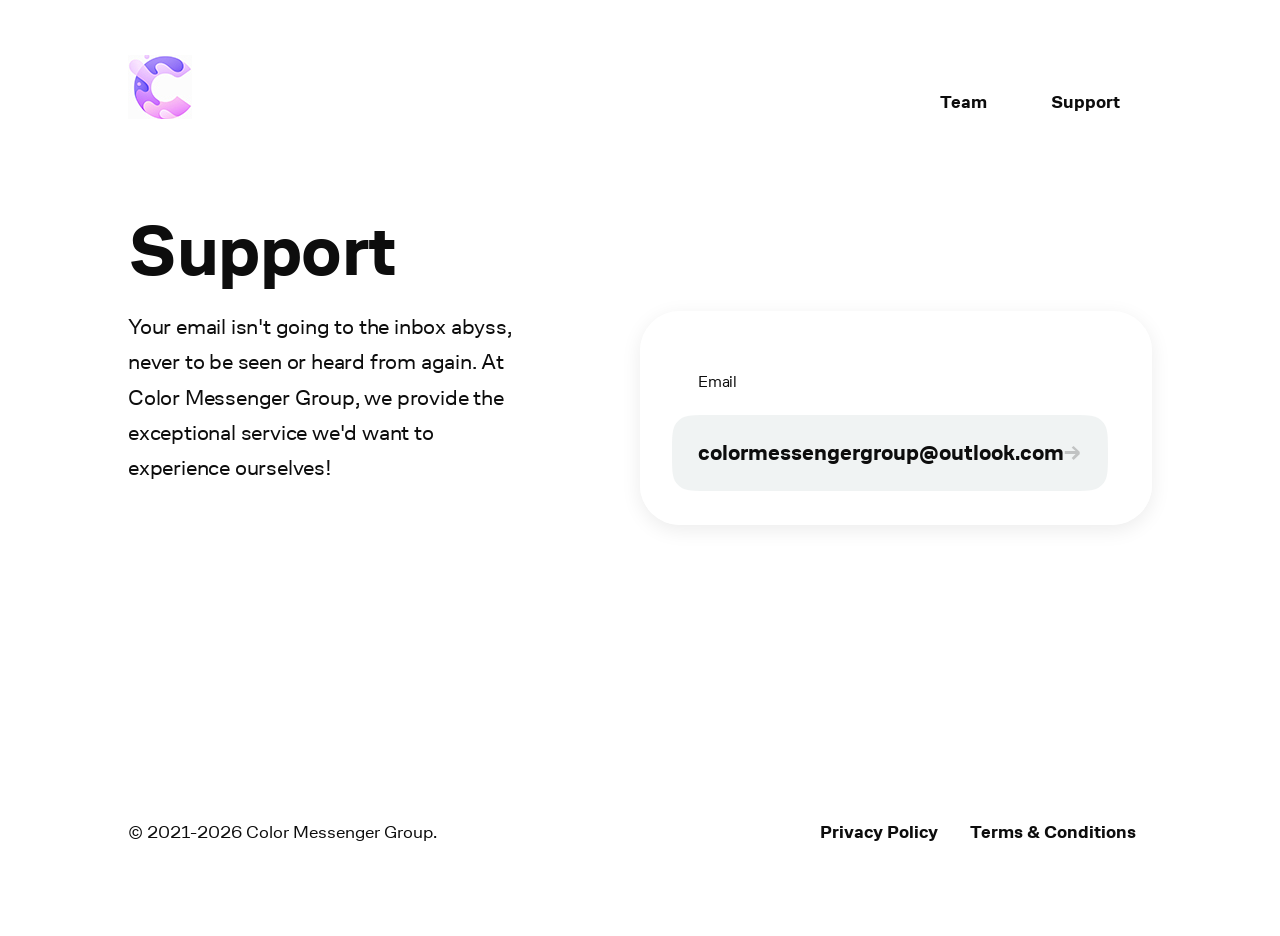
<file: support.html>
<!DOCTYPE html>
<html data-wf-page="610d3887fad63a12b758d001" data-wf-site="60a2288cdfec46c81a8fad1d" class=" w-mod-js w-mod-ix">
<head>
    <meta http-equiv="Content-Type" content="text/html; charset=UTF-8">
    <style>.wf-force-outline-none[tabindex="-1"]:focus {
        outline: none;
    }</style>

    <title>Support - Color Messenger Team</title>
    <meta content="Your email isn&#39;t going to the inbox abyss, never to be seen or heard from again. At Color Messenger Group, we provide the exceptional service we&#39;d want to experience ourselves!"
          name="description">
    <meta content="Support - Color Messenger Team" property="og:title">
    <meta content="Your email isn&#39;t going to the inbox abyss, never to be seen or heard from again. At Color Messenger Group, we provide the exceptional service we&#39;d want to experience ourselves!"
          property="og:description">
    <meta content="https://colormessenger.group/og/Support-og.png" property="og:image">
    <meta content="Support - Color Messenger Group" property="twitter:title">
    <meta content="Your email isn&#39;t going to the inbox abyss, never to be seen or heard from again. At Color Messenger Group, we provide the exceptional service we&#39;d want to experience ourselves!"
          property="twitter:description">
    <meta content="https://colormessenger.group/og/Support-og.png" property="twitter:image">
    <meta property="og:type" content="website">
    <meta content="summary_large_image" name="twitter:card">
    <meta content="width=device-width, initial-scale=1" name="viewport">
    <link href="./css/normalize.css" rel="stylesheet" type="text/css">
    <link href="./css/components.css" rel="stylesheet" type="text/css">
    <link href="css/color-labs.css" rel="stylesheet" type="text/css">
    <script type="text/javascript">!function (o, c) {
        var n = c.documentElement, t = " w-mod-";
        n.className += t + "js", ("ontouchstart" in o || o.DocumentTouch && c instanceof DocumentTouch) && (n.className += t + "touch")
    }(window, document);
    </script>
    <link href="https://colormessenger.group/image/favicon.png" rel="shortcut icon" type="image/x-icon">
    <link href="https://colormessenger.group/image/webclip.png" rel="apple-touch-icon">
    <script async="" src="./script/js"></script>
    <style>
        video {
            background-color: transparent !important;
            top: 0;
            left: 0;
            clip-path: inset(1px 1px);
        }
    </style>
    <!--  F’in sweet Webflow Hacks  -->
    <script>
        // when the DOM is ready
        document.addEventListener("DOMContentLoaded", function () {
            // get the the span element
            const yrSpan = document.querySelector('.current-year');
            // get the current year
            const currentYr = new Date().getFullYear();
            // set the year span element's text to the current year
            yrSpan.textContent = currentYr;
        });
    </script>
    <style type="text/css">
        @keyframes caretBlink {
            from {
                opacity: 1.0;
            }
            to {
                opacity: 0.0;
            }
        }

        @keyframes rotateSpinner {
            from {
                transform: rotate(0deg);
            }
            to {
                transform: rotate(360deg);
            }
        }

        #text-tool-caret {
            animation-name: caretBlink;
            animation-iteration-count: infinite;
            animation-timing-function: cubic-bezier(1.0, 0, 0, 1.0);
            animation-duration: 1s;
        }

        #en-markup-loading-spinner {
            position: absolute;
            top: calc(50% - 16px);
            left: calc(50% - 16px);
            width: 32px;
            height: 32px;
        }

        #en-markup-loading-spinner img {
            position: relative;
            top: 0px;
            left: 0px;
            animation-name: rotateSpinner;
            animation-duration: 0.6s;
            animation-iteration-count: infinite;
            animation-timing-function: linear;
        }
    </style>
    <style type="text/css">
        .skitchToastBoxContainer {
            position: absolute;
            width: 100%;
            text-align: center;
            top: 30px;
            -webkit-user-select: none;
            -moz-user-select: none;
            pointer-events: none;
        }

        .skitchToastBox {
            width: 200px;
            height: 16px;
            padding: 12px;
            background-color: rgba(47, 55, 61, 0.95);
            border-radius: 4px;
            color: white;
            cursor: default;
            font-size: 10pt;
            text-shadow: 1px 1px 2px rgba(0, 0, 0, 0.32);
            font-family: 'Soleil', Helvetica, Arial, sans-serif;
            border: 2px rgba(255, 255, 255, 0.38) solid;
        }

        .lang-zh-cn .skitchToastBox {
            font-family: '微软雅黑', 'Microsoft YaHei', SimSun,
            '&#x30E1;&#x30A4;&#x30EA;&#x30AA;', Meiryo, 'MS PGothic', 'Soleil',
            Helvetica, Arial, sans-serif;
        }

        .lang-ja-jp .skitchToastBox {
            font-family: '&#x30E1;&#x30A4;&#x30EA;&#x30AA;', Meiryo, 'MS PGothic',
            '微软雅黑', 'Microsoft YaHei', SimSun, 'Soleil', Helvetica, Arial,
            sans-serif;
        }

        .skitchToast {
            padding-left: 20px;
            padding-right: 20px;
            display: inline-block;
            height: 10px;
            color: #f1f5f8;
            text-align: center;
        }

        .skitchVisible {
        }
    </style>
    <style type="text/css">

        @font-face {
            font-family: 'Soleil';
            src: url([data-uri]);
            font-weight: normal;
            font-style: normal;
        }
    </style>
    <style type="text/css">

        #en-markup-disabled {
            position: fixed;
            z-index: 9999;
            width: 100%;
            height: 100%;
            top: 0px;
            left: 0px;
            cursor: default;
            -webkit-user-select: none;
        }

        #en-markup-alert-container {
            position: absolute;
            z-index: 9999;
            width: 450px;
            left: calc(50% - 225px);
            top: calc(50% - 85px);
            background-color: white;
            box-shadow: 0 2px 7px 1px rgba(0, 0, 0, 0.35);
            -webkit-user-select: none;
        }

        #en-markup-alert-container .cell-1 {
            position: relative;
            height: 110px;
            width: 105px;
            float: left;
            text-align: center;
            background-image: url([data-uri]);
            background-position: 65% 50%;
            background-repeat: no-repeat;
        }

        #en-markup-alert-container .cell-2 {
            position: relative;
            float: left;
            width: 345px;
            margin-top: 29px;
            margin-bottom: 20px;
        }

        #en-markup-alert-container .cell-2 .cell-2-title {
            margin-bottom: 5px;
            padding-right: 30px;
            font-size: 12pt;
            font-family: Tahoma, Arial;
        }

        #en-markup-alert-container .cell-2 .cell-2-message {
            padding-right: 30px;
            font-size: 9.5pt;
            font-family: Tahoma, Arial;
        }

        #en-markup-alert-container .cell-3 {
            position: relative;
            width: 450px;
            height: 60px;
            float: left;
            background-color: rgb(240, 240, 240);
        }

        #en-markup-alert-container .cell-3 button {
            position: absolute;
            top: 12px;
            right: 15px;
            width: 110px;
            height: 36px;
        }

        #en-markup-alert-container .cell-3 button.alt-button {
            position: absolute;
            top: 12px;
            right: 140px;
            width: 110px;
            height: 36px;
        }
    </style>
</head>
<body>
<div class="w-embed">
    <style>
        body {
            will-change: scale;
            -webkit-font-smoothing: antialiased;
        }

        @media screen and (min-width: 1600px) {
            h2 {
                font-size: 84px;
            }

            p {
                font-size: 26px;
            }

            .paragraph {
                margin-bottom: 22px;
            }

            .banner-wrapper {
                max-width: 800px;
            }
        }

        @media screen and (min-width: 1842px) {
            h2 {
                font-size: 96px;
            }

            .banner-wrapper {
                max-width: 1000px;
            }

            p {
                font-size: 32px;
            }

            .paragraph {
                margin-bottom: 28px;
            }

            .video-blob.support {
                top: 120px;
                right: 8vw;
            }
        }

        selector {
            cursor: none !important;
        }

        {
            cursor: none
        ;
            margin: 0
        ;
            padding: 0
        ;
        }
        .cursor-wrapper, .cursor-small {
            pointer-events: none;
        }

        .blend {
            mix-blend-mode: difference;
        }

        .pointer-none {
            pointer-events: none;
        }

        .iphone, .before, .after-pen, .before-pen {
            image-rendering: -webkit-optimize-contrast;
        }

        .link-block.txt {
            cursor: auto;
            -webkit-user-select: text;
            -moz-select: text;
            -ms-select: text;
            user-select: text;
        }
    </style>
</div>
<div class="cursor-wrapper" style="background-color: rgba(255, 255, 255, 0);">
    <div class="navbar load wf-section" style="display: none;">
        <div class="container nav load">
            <img src="./image/spinner-s.svg" loading="lazy" alt=""
                 class="image-5"
                 style="transform: translate3d(0px, 0px, 0px) scale3d(1, 1, 1) rotateX(0deg) rotateY(0deg) rotateZ(302.333deg) skew(0deg, 0deg);
                                             transform-style: preserve-3d; opacity: 0; will-change: transform;">
        </div>
    </div>
</div>
<div data-animation="over-right" class="navbar w-nav" data-easing2="ease" data-easing="ease" data-collapse="medium"
     role="banner" data-no-scroll="1" data-duration="400" id="nav">
    <div class="container nav">
        <div data-w-id="8202f430-7c81-dd83-9bd5-3db75f70a34e" class="logo-container">
            <div class="move"
                 style="will-change: transform;
                  transform: translate3d(0px, 0px, 0px) scale3d(1, 1, 1) rotateX(0deg) rotateY(0deg) rotateZ(0deg) skew(0deg, 0deg);
                  transform-style: preserve-3d;">
                <a href="https://colormessenger.group/index.html" data-w-id="8202f430-7c81-dd83-9bd5-3db75f70a350"
                   class="brand w-nav-brand"><img src="./image/color_logo.jpg" loading="lazy" alt="" class="logo-image"></a>
                <link rel="prefetch" href="https://colormessenger.group/">
            </div>
        </div>
        <nav role="navigation" class="nav-menu w-nav-menu">
            <div data-w-id="afb98085-94b6-bff7-91e0-10f9e30d69ef" class="nav-container"
                 style="will-change: transform;
                  transform: translate3d(0px, 0px, 0px) scale3d(1, 1, 1) rotateX(0deg) rotateY(0deg) rotateZ(0deg) skew(0deg, 0deg);
                  transform-style: preserve-3d;">
                <div class="move"
                     style="will-change: transform;
                     transform: translate3d(0px, 0px, 0px) scale3d(1, 1, 1) rotateX(0deg) rotateY(0deg) rotateZ(0deg) skew(0deg, 0deg);
                     transform-style: preserve-3d;">
                </div>
            </div>
            <div data-w-id="8202f430-7c81-dd83-9bd5-3db75f70a369" class="nav-container">
                <div class="move"
                     style="will-change: transform;
                      transform: translate3d(0px, 0px, 0px) scale3d(1, 1, 1) rotateX(0deg) rotateY(0deg) rotateZ(0deg) skew(0deg, 0deg);
                      transform-style: preserve-3d;">
                    <a href="https://colormessenger.group/about.html" class="navlink w-inline-block">
                        <div class="navlink-text"
                             style="will-change: transform;
                             transform: translate3d(0px, 0px, 0px) scale3d(1, 1, 1) rotateX(0deg) rotateY(0deg) rotateZ(0deg) skew(0deg, 0deg);
                              transform-style: preserve-3d;">
                            Team
                        </div>
                    </a>
                    <link rel="prefetch" href="https://colormessenger.group/about">
                </div>
            </div>
            <div data-w-id="558069cc-b830-e242-886b-86523f194759" class="nav-container">
                <div class="move"
                     style="will-change: transform;
                     transform: translate3d(-0.00512px, 0.00512px, 0px) scale3d(1, 1, 1) rotateX(0deg) rotateY(0deg) rotateZ(0deg) skew(0deg, 0deg);
                      transform-style: preserve-3d;">
                    <a href="https://colormessenger.group/support.html" aria-current="page"
                       class="navlink w-inline-block">
                        <div class="navlink-text"
                             style="will-change: transform;
                              transform: translate3d(0.00256px, -0.00256px, 0px) scale3d(1, 1, 1) rotateX(0deg) rotateY(0deg) rotateZ(0deg) skew(0deg, 0deg);
                              transform-style: preserve-3d;">
                            Support
                        </div>
                    </a>
                    <link rel="prefetch" href="https://colormessenger.group/support">
                </div>
            </div>
        </nav>
        <div class="menu-button w-nav-button" style="-webkit-user-select: text;" aria-label="menu" role="button"
             tabindex="0" aria-controls="w-nav-overlay-0" aria-haspopup="menu" aria-expanded="false"><img
                src="./image/menu-icn.svg" loading="lazy" alt=""></div>
    </div>
    <div class="w-nav-overlay" data-wf-ignore="" id="w-nav-overlay-0"></div>
</div>
<div class="section hero-support wf-section">
    <div class="container support">
        <div class="grid44 support">
            <div class="txt-app-wrapper support">
                <h2>Support</h2>
                <p>Your email isn't going to the inbox abyss, never to be seen or heard from again. At Color Messenger
                    Group, we provide the exceptional service we'd want to experience ourselves!</p>
            </div>
        </div>
        <div class="grid56 support">
            <div class="div-block-9-copy">
                <div class="support-mail-wrapper">
                    <div class="div-block-7">
                        <p class="tiny">Email</p>
                    </div>
                    <div class="home-btn-wrapper">
                        <div data-w-id="cd99b061-b487-d218-5f70-d78b3ecc6014" class="cta-a-container role">
                            <div class="move role"
                                 style="will-change: transform; transform: translate3d(0px, 0px, 0px) scale3d(1, 1, 1) rotateX(0deg) rotateY(0deg) rotateZ(0deg) skew(0deg, 0deg); transform-style: preserve-3d;">
                                <a draggable="false"
                                   href="mailto:colormessengergroup@outlook.com?subject=Hello%20Messenger%20support%20%5Bweb%5D"
                                   class="link-block txt w-inline-block">
                                    <div class="text-block support"
                                         style="will-change: transform;
                                         transform: translate3d(0px, 0px, 0px) scale3d(1, 1, 1) rotateX(0deg) rotateY(0deg) rotateZ(0deg) skew(0deg, 0deg);
                                         transform-style: preserve-3d;">
                                        colormessengergroup@outlook.com
                                    </div>
                                    <div class="text-block gray"
                                         style="will-change: transform;
                                         transform: translate3d(0px, 0px, 0px) scale3d(1, 1, 1) rotateX(0deg) rotateY(0deg) rotateZ(0deg) skew(0deg, 0deg);
                                         transform-style: preserve-3d;">
                                        →
                                    </div>
                                </a>
                            </div>
                        </div>
                    </div>
                </div>
            </div>
        </div>
    </div>
</div>
<div class="section footer wf-section">
    <div class="container">
        <div class="w-layout-grid grid-2">
            <div id="w-node-_724b4703-0a40-a6ae-9e73-23751d22e531-1d22e52e" class="navlink-text-wrapper">
                <div class="bottom-text">© 2021-<span class="current-year">2022</span> Color Messenger Group.</div>
            </div>
            <div id="w-node-_724b4703-0a40-a6ae-9e73-23751d22e534-1d22e52e" class="div-block">
                <div data-w-id="724b4703-0a40-a6ae-9e73-23751d22e535" class="nav-container footer">
                    <div class="move"
                         style="will-change: transform;
                         transform: translate3d(0px, 0px, 0px) scale3d(1, 1, 1) rotateX(0deg) rotateY(0deg) rotateZ(0deg) skew(0deg, 0deg);
                         transform-style: preserve-3d;">
                        <a href="https://colormessenger.group/privacy.html" class="navlink footer w-inline-block" target="_blank">
                            <div class="navlink-text"
                                 style="will-change: transform;
                                 transform: translate3d(0px, 0px, 0px) scale3d(1, 1, 1) rotateX(0deg) rotateY(0deg) rotateZ(0deg) skew(0deg, 0deg);
                                 transform-style: preserve-3d;">
                                Privacy Policy
                            </div>
                        </a>
                    </div>
                </div>
                <div data-w-id="724b4703-0a40-a6ae-9e73-23751d22e53a" class="nav-container">
                    <div class="move"
                         style="will-change: transform;
                          transform: translate3d(0px, 0px, 0px) scale3d(1, 1, 1) rotateX(0deg) rotateY(0deg) rotateZ(0deg) skew(0deg, 0deg);
                           transform-style: preserve-3d;">
                        <a href="https://colormessenger.group/terms.html" class="navlink footer w-inline-block" target="_blank">
                            <div class="navlink-text"
                                 style="will-change: transform;
                                 transform: translate3d(0px, 0px, 0px) scale3d(1, 1, 1) rotateX(0deg) rotateY(0deg) rotateZ(0deg) skew(0deg, 0deg);
                                 transform-style: preserve-3d;">
                                Terms &amp; Conditions
                            </div>
                        </a>
                    </div>
                </div>
            </div>
        </div>
    </div>
</div>
<script src="./script/jquery-3.5.1.min.dc5e7f18c8.js"
        type="text/javascript"
        integrity="sha256-9/aliU8dGd2tb6OSsuzixeV4y/faTqgFtohetphbbj0="
        crossorigin="anonymous">
</script>
<script src="script/color-labs.js" type="text/javascript">
</script>
</body>
</html>
</file>
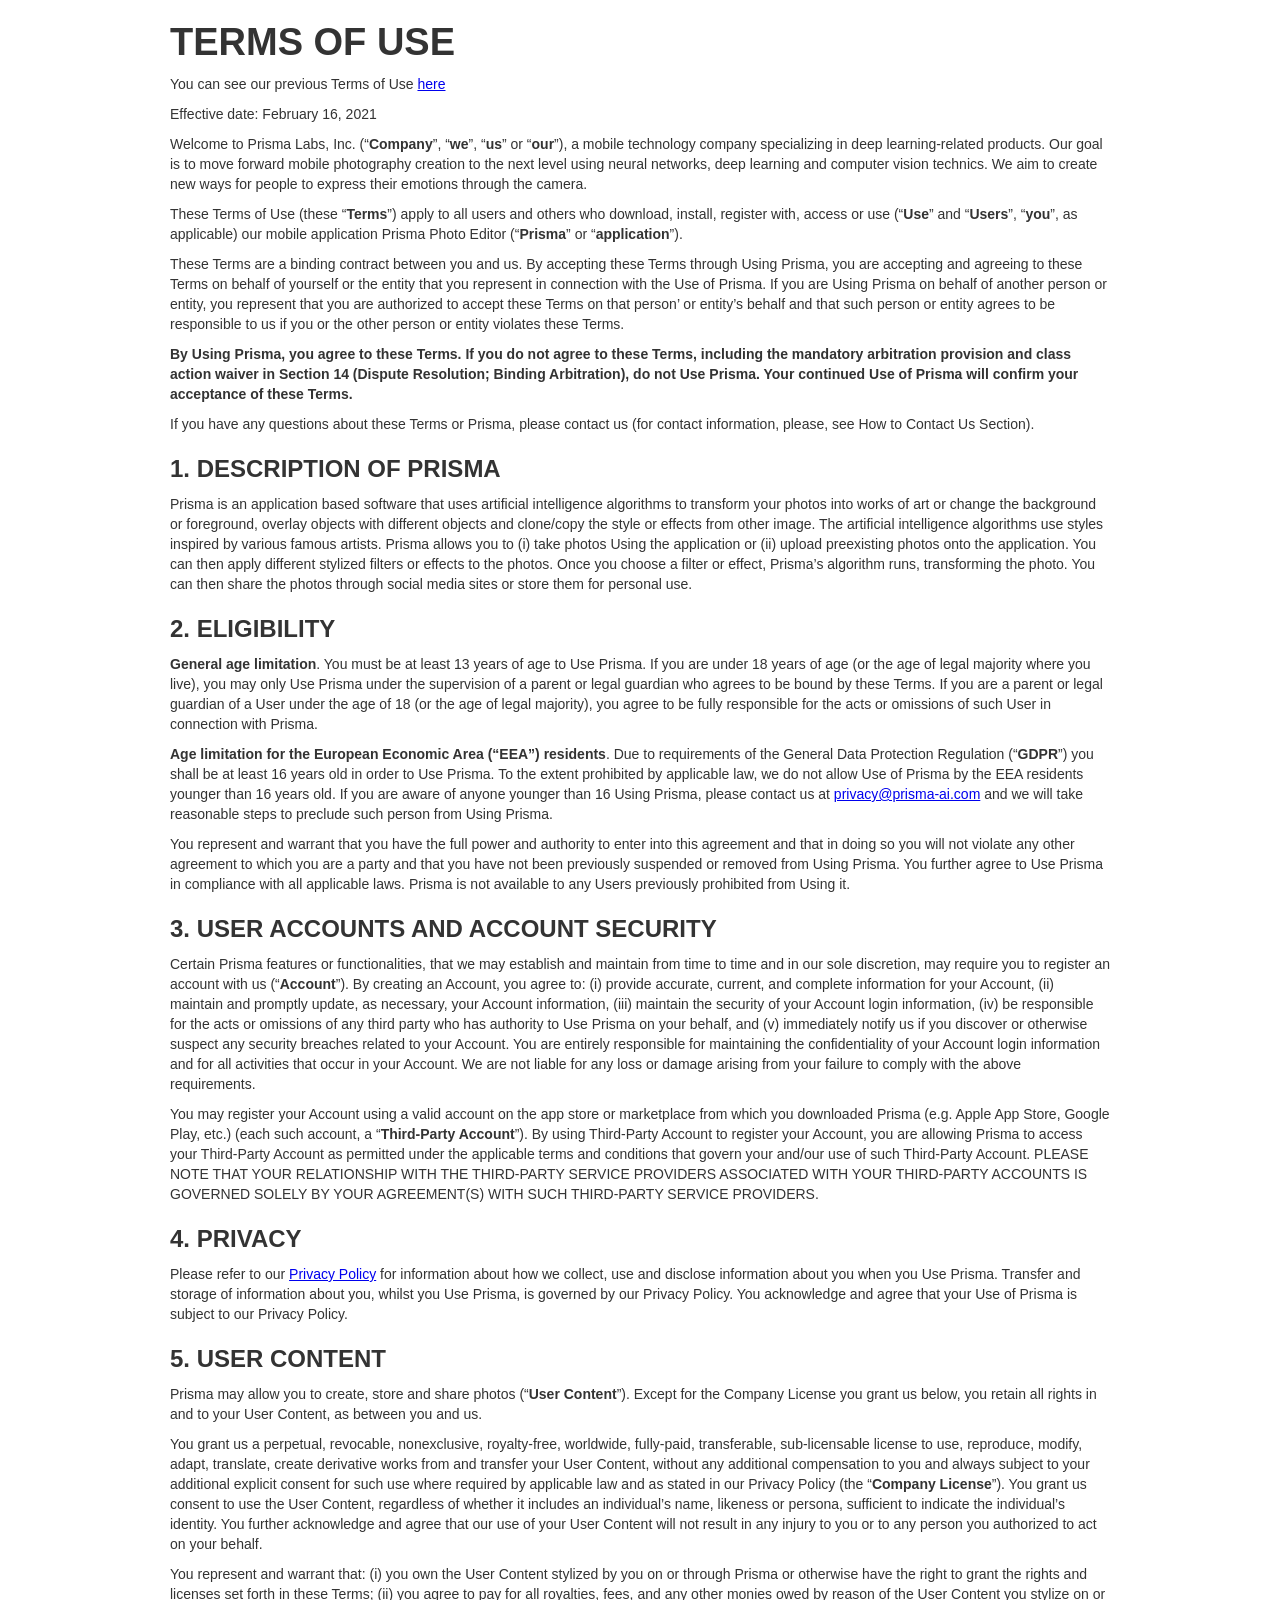
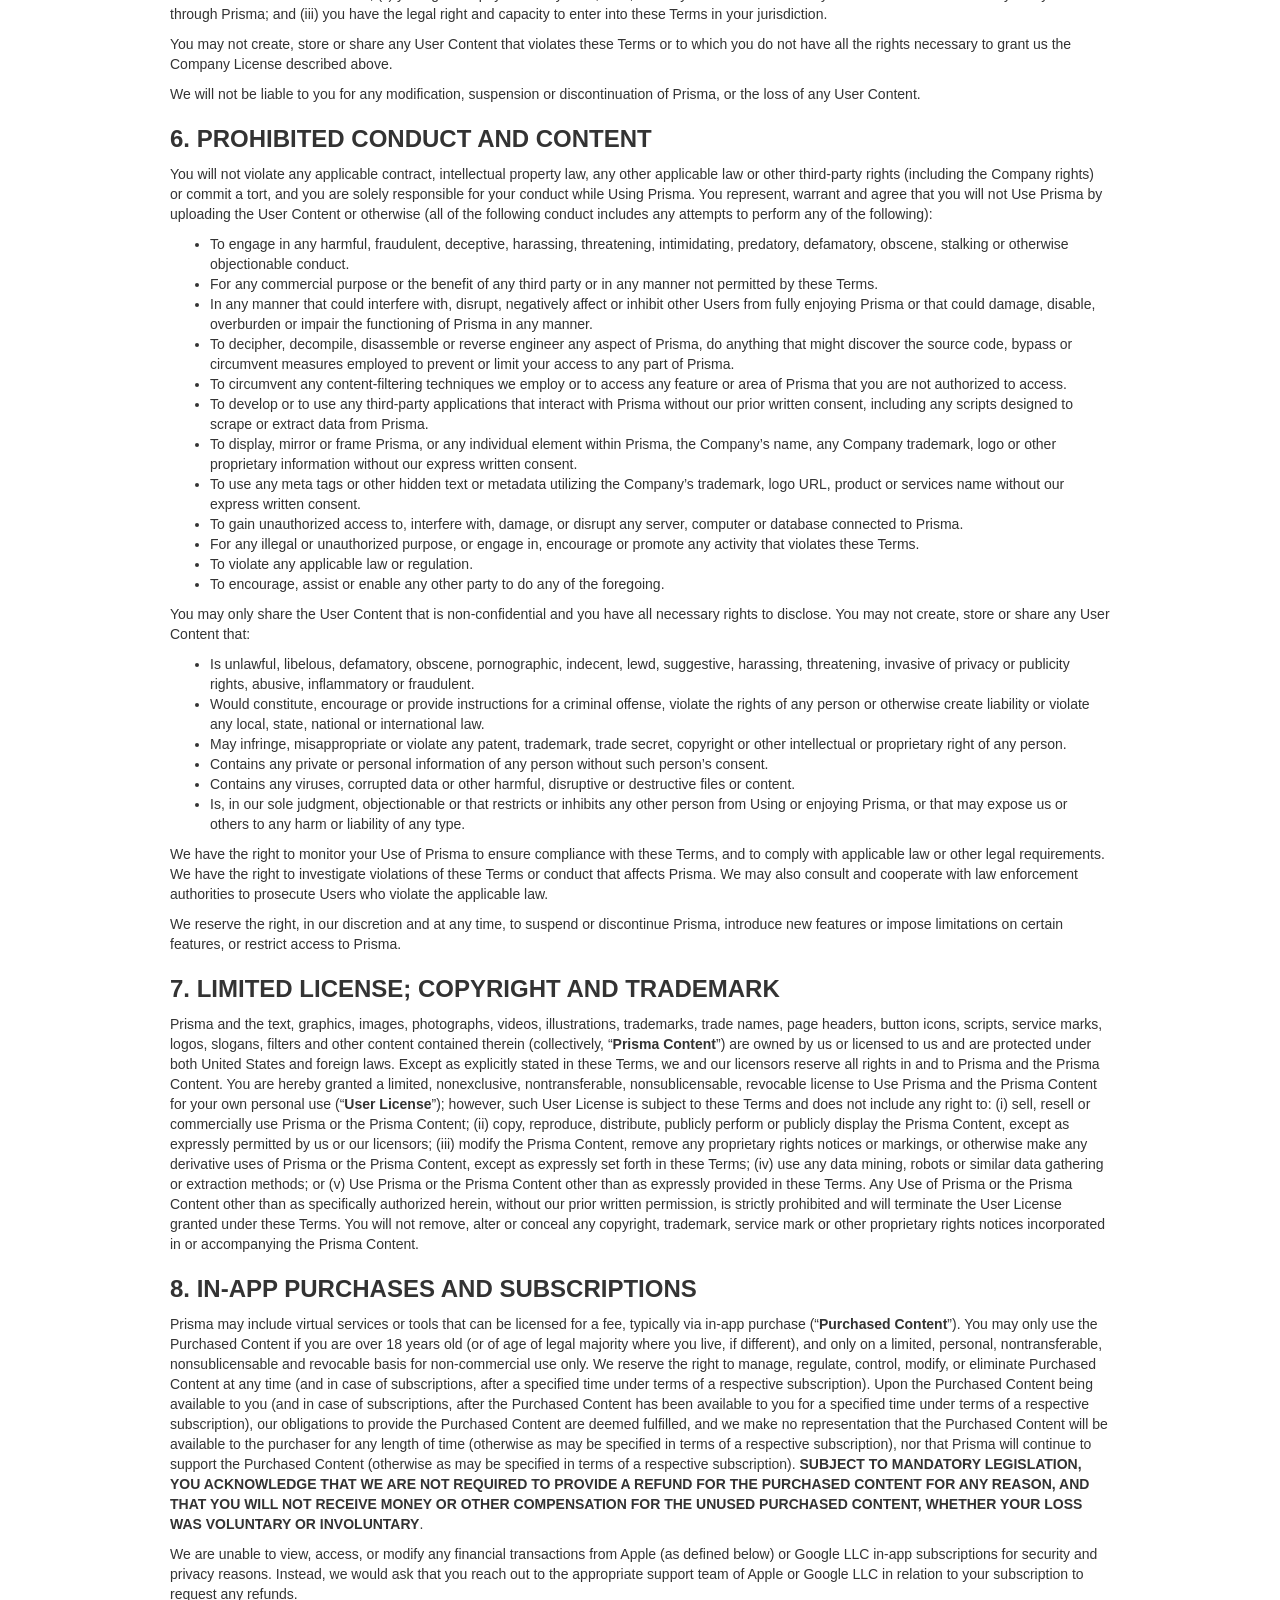
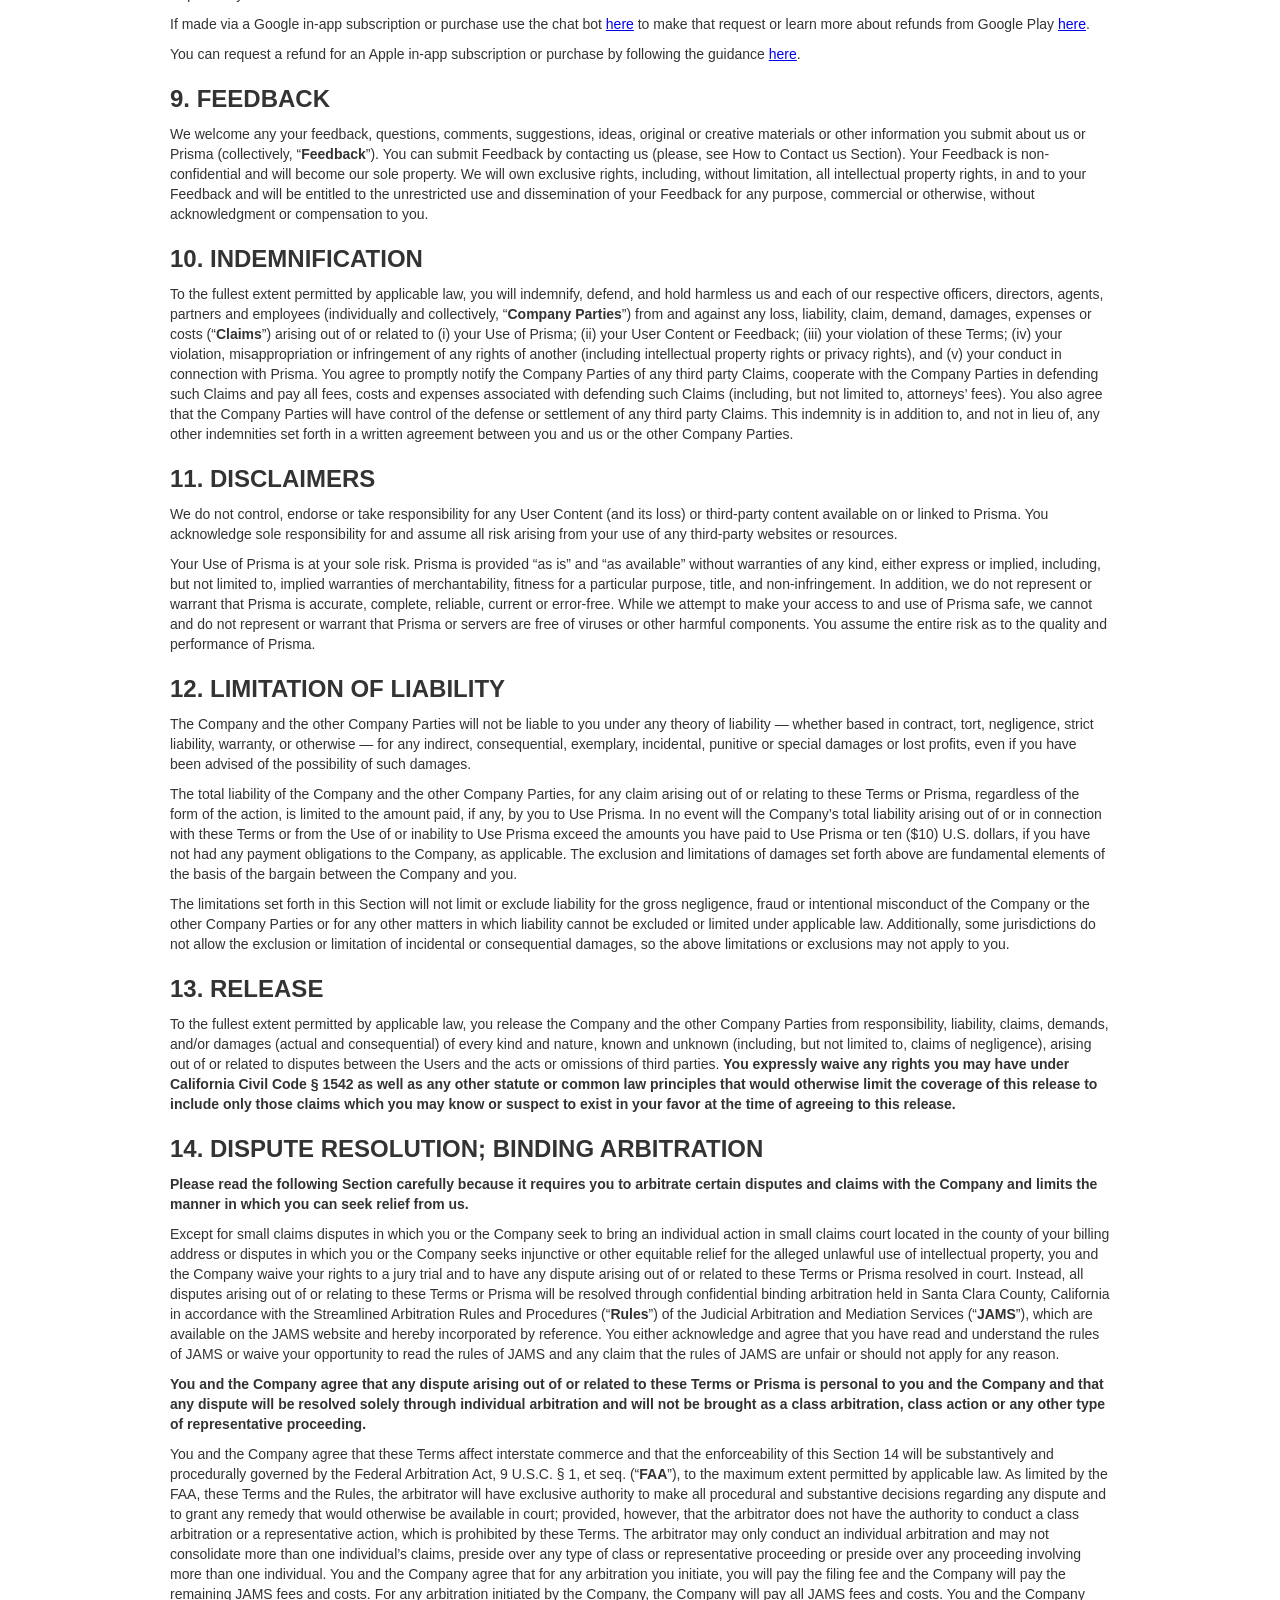
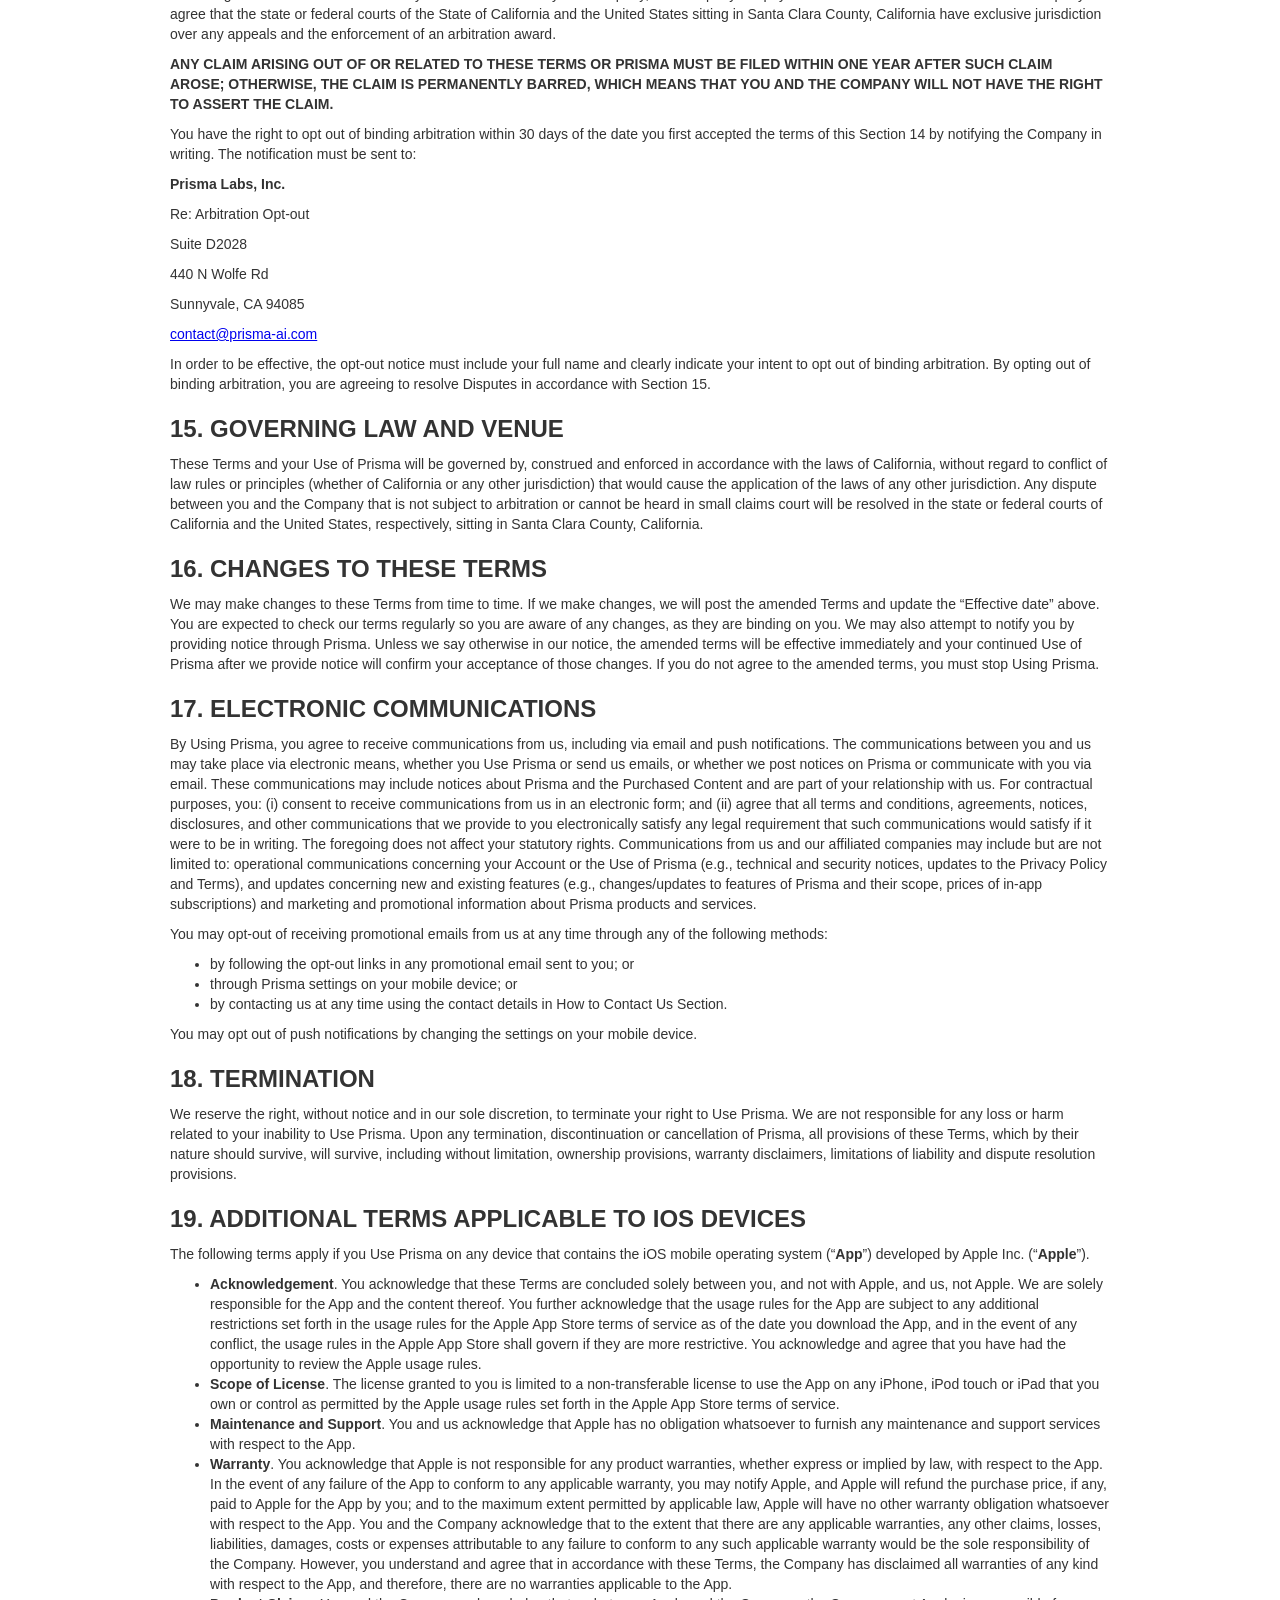
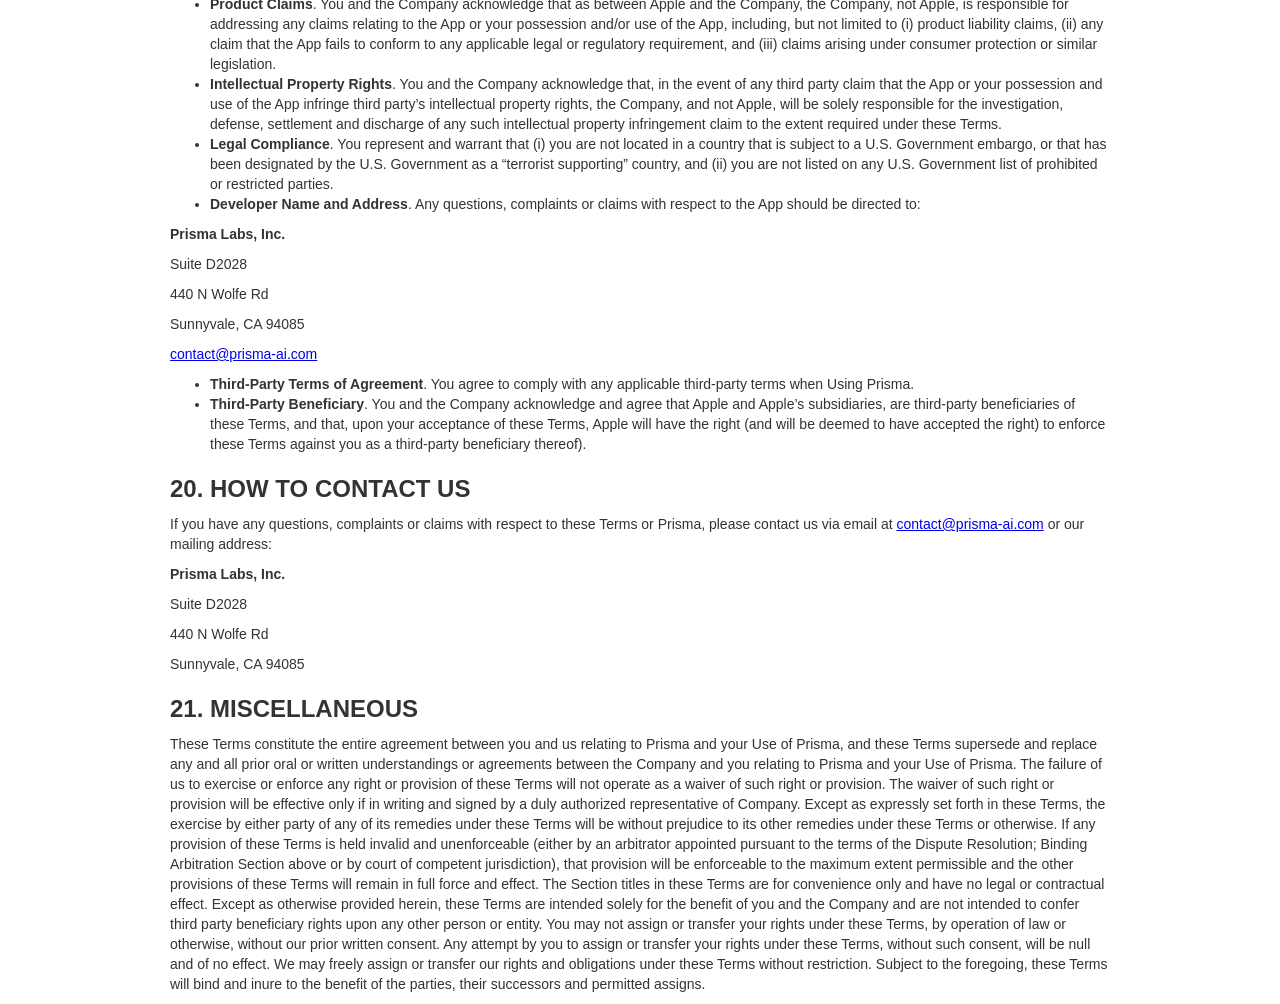
<file: Terms of Use.html>
<!DOCTYPE html>
<!-- saved from url=(0027)https://prisma-ai.com/terms -->
<html data-wf-site="57440039259ad5570316f6a2" data-wf-page="574e84dec3c4633629a64dc3"
      class=" w-mod-js w-mod-no-touch w-mod-video w-mod-no-ios" style="">
<head>
    <meta http-equiv="Content-Type" content="text/html; charset=UTF-8">

    <title>Terms of Use</title>
    <meta name="description"
          content="Prisma transforms your photos into artworks using the styles of famous artists: Van Gogh, Picasso, Levitan, as well as world famous ornaments and patterns.">
    <meta property="og:title" content="Terms of Use">
    <meta property="og:description"
          content="Prisma transforms your photos into artworks using the styles of famous artists: Van Gogh, Picasso, Levitan, as well as world famous ornaments and patterns.">
    <meta property="og:image" content="http://www.prisma-ai.com/og-image.png">
    <meta name="twitter:card" content="summary">
    <meta name="viewport" content="width=device-width, initial-scale=1">
    <meta name="generator" content="Webflow">
    <link rel="stylesheet" type="text/css" href="./css/normalize.css">
    <link rel="stylesheet" type="text/css" href="./css/webflow.css">
    <link rel="stylesheet" type="text/css" href="./css/prisma-2.webflow.css">
    <script type="text/javascript" src="./script/modernizr.js"></script>
    <link href="https://prisma-ai.com/images/577baa93280cf6ac333f05f8_favicon.png" rel="shortcut icon"
          type="image/x-icon">
    <link href="https://prisma-ai.com/images/577baa9b280cf6ac333f060c_webclip.png" rel="apple-touch-icon">
    <link rel="alternate" href="android-app://com.neuralprisma">
    <style type="text/css">/* Copyright 2014-present Evernote Corporation. All rights reserved. */
    @keyframes caretBlink {
        from {
            opacity: 1.0;
        }
        to {
            opacity: 0.0;
        }
    }

    @keyframes rotateSpinner {
        from {
            transform: rotate(0deg);
        }
        to {
            transform: rotate(360deg);
        }
    }

    #text-tool-caret {
        animation-name: caretBlink;
        animation-iteration-count: infinite;
        animation-timing-function: cubic-bezier(1.0, 0, 0, 1.0);
        animation-duration: 1s;
    }

    #en-markup-loading-spinner {
        position: absolute;
        top: calc(50% - 16px);
        left: calc(50% - 16px);
        width: 32px;
        height: 32px;
    }

    #en-markup-loading-spinner img {
        position: relative;
        top: 0px;
        left: 0px;
        animation-name: rotateSpinner;
        animation-duration: 0.6s;
        animation-iteration-count: infinite;
        animation-timing-function: linear;
    }
    </style>
    <style type="text/css">/* Copyright 2014-present Evernote Corporation. All rights reserved. */
    .skitchToastBoxContainer {
        position: absolute;
        width: 100%;
        text-align: center;
        top: 30px;
        -webkit-user-select: none;
        -moz-user-select: none;
        pointer-events: none;
    }

    .skitchToastBox {
        width: 200px;
        height: 16px;
        padding: 12px;
        background-color: rgba(47, 55, 61, 0.95);
        border-radius: 4px;
        color: white;
        cursor: default;
        font-size: 10pt;
        text-shadow: 1px 1px 2px rgba(0, 0, 0, 0.32);
        font-family: 'Soleil', Helvetica, Arial, sans-serif;
        border: 2px rgba(255, 255, 255, 0.38) solid;
    }

    .lang-zh-cn .skitchToastBox {
        font-family: '微软雅黑', 'Microsoft YaHei', SimSun,
        '&#x30E1;&#x30A4;&#x30EA;&#x30AA;', Meiryo, 'MS PGothic', 'Soleil',
        Helvetica, Arial, sans-serif;
    }

    .lang-ja-jp .skitchToastBox {
        font-family: '&#x30E1;&#x30A4;&#x30EA;&#x30AA;', Meiryo, 'MS PGothic',
        '微软雅黑', 'Microsoft YaHei', SimSun, 'Soleil', Helvetica, Arial,
        sans-serif;
    }

    .skitchToast {
        padding-left: 20px;
        padding-right: 20px;
        display: inline-block;
        height: 10px;
        color: #f1f5f8;
        text-align: center;
    }

    .skitchVisible {
        /* Don't remove this class it's a hack used by the Evernote Clipper */
    }
    </style>
    <style type="text/css">/* Copyright 2014-present Evernote Corporation. All rights reserved. */

    @font-face {
        font-family: 'Soleil';
        src: url([data-uri]);
        font-weight: normal;
        font-style: normal;
    }
    </style>
    <style type="text/css">/* Copyright 2019-present Evernote Corporation. All rights reserved. */

    #en-markup-disabled {
        position: fixed;
        z-index: 9999;
        width: 100%;
        height: 100%;
        top: 0px;
        left: 0px;
        cursor: default;
        -webkit-user-select: none;
    }

    #en-markup-alert-container {
        position: absolute;
        z-index: 9999;
        width: 450px;
        left: calc(50% - 225px);
        top: calc(50% - 85px);
        background-color: white;
        box-shadow: 0 2px 7px 1px rgba(0, 0, 0, 0.35);
        -webkit-user-select: none;
    }

    #en-markup-alert-container .cell-1 {
        position: relative;
        height: 110px;
        width: 105px;
        float: left;
        text-align: center;
        background-image: url([data-uri]);
        background-position: 65% 50%;
        background-repeat: no-repeat;
    }

    #en-markup-alert-container .cell-2 {
        position: relative;
        float: left;
        width: 345px;
        margin-top: 29px;
        margin-bottom: 20px;
    }

    #en-markup-alert-container .cell-2 .cell-2-title {
        margin-bottom: 5px;
        padding-right: 30px;
        font-size: 12pt;
        font-family: Tahoma, Arial;
    }

    #en-markup-alert-container .cell-2 .cell-2-message {
        padding-right: 30px;
        font-size: 9.5pt;
        font-family: Tahoma, Arial;
    }

    #en-markup-alert-container .cell-3 {
        position: relative;
        width: 450px;
        height: 60px;
        float: left;
        background-color: rgb(240, 240, 240);
    }

    #en-markup-alert-container .cell-3 button {
        position: absolute;
        top: 12px;
        right: 15px;
        width: 110px;
        height: 36px;
    }

    #en-markup-alert-container .cell-3 button.alt-button {
        position: absolute;
        top: 12px;
        right: 140px;
        width: 110px;
        height: 36px;
    }
    </style>
</head>

<body>
<div class="w-section">
    <div class="w-container container">
        <h1>TERMS OF USE</h1>
        <p>You can see our previous Terms of Use <a href="https://prisma-ai.com/terms-mar-5-2020.html"><span>here</span></a>
        </p>
        <p>Effective date: February 16, 2021</p>
        <p>Welcome to Prisma Labs, Inc. (“<strong>Company</strong>”,
            “<strong>we</strong>”, “<strong>us</strong>” or
            “<strong>our</strong>”), a mobile technology company specializing in deep learning-related
            products. Our goal is to move forward mobile photography creation to the next level using neural
            networks, deep learning and computer vision technics. We aim to create new ways for people to express
            their emotions through the camera.</p>
        <p>These Terms of Use (these “<strong>Terms</strong>”) apply to all users and others
            who download, install, register with, access or use (“<strong>Use</strong>” and
            “<strong>Users</strong>”, “<strong>you</strong>”, as applicable) our mobile
            application Prisma Photo Editor (“<strong>Prisma</strong>” or
            “<strong>application</strong>”).</p>
        <p>These Terms are a binding contract between you and us. By accepting these Terms through Using
            Prisma, you are accepting and agreeing to these Terms on behalf of yourself or the entity that you
            represent in connection with the Use of Prisma. If you are Using Prisma on behalf of another person or
            entity, you represent that you are authorized to accept these Terms on that person’ or
            entity’s behalf and that such person or entity agrees to be responsible to us if you or the other
            person or entity violates these Terms.</p>
        <p><strong>By Using Prisma, you agree to these Terms. If you do not agree to these Terms,
            including the mandatory arbitration provision and class action waiver in Section 14 (Dispute
            Resolution; Binding Arbitration), do not Use Prisma. Your continued Use of Prisma will confirm your
            acceptance of these Terms.</strong></p>
        <p>If you have any questions about these Terms or Prisma, please contact us (for contact
            information, please, see How to Contact Us Section)<span>.</span></p>
        <h3>1. DESCRIPTION OF PRISMA</h3>
        <p>Prisma is an application based software that uses artificial intelligence algorithms to
            transform your photos into works of art or change the background or foreground, overlay objects with
            different objects and clone/copy the style or effects from other image. The artificial intelligence
            algorithms use styles inspired by various famous artists. Prisma allows you to (i) take photos Using the
            application or (ii) upload preexisting photos onto the application. You can then apply different
            stylized filters or effects to the photos. Once you choose a filter or effect, Prisma’s algorithm
            runs, transforming the photo. You can then share the photos through social media sites or store them for
            personal use.</p>
        <h3>2. ELIGIBILITY</h3>
        <p><strong>General age limitation</strong>. You must be at least 13 years of age to Use Prisma.
            If you are under 18 years of age (or the age of legal majority where you live), you may only Use Prisma
            under the supervision of a parent or legal guardian who agrees to be bound by these Terms. If you are a
            parent or legal guardian of a User under the age of 18 (or the age of legal majority), you agree to be
            fully responsible for the acts or omissions of such User in connection with Prisma.</p>
        <p><strong>Age limitation for the European Economic Area (“EEA”) residents</strong>.
            Due to requirements of the General Data Protection Regulation (“<strong>GDPR</strong>”) you
            shall be at least 16 years old in order to Use Prisma. To the extent prohibited by applicable law, we do
            not allow Use of Prisma by the EEA residents younger than 16 years old. If you are aware of anyone
            younger than 16 Using Prisma, please contact us at <a href="mailto:privacy@prisma-ai.com"><span>privacy@prisma-ai.com</span></a>
            and we will take reasonable steps to preclude such
            person from Using Prisma.</p>
        <p>You represent and warrant that you have the full power and authority to enter into this
            agreement and that in doing so you will not violate any other agreement to which you are a party and
            that you have not been previously suspended or removed from Using Prisma. You further agree to Use
            Prisma in compliance with all applicable laws. Prisma is not available to any Users previously
            prohibited from Using it.</p>
        <h3>3. USER ACCOUNTS AND ACCOUNT SECURITY</h3>
        <p>Certain Prisma features or functionalities, that we may establish and maintain from time to
            time and in our sole discretion, may require you to register an account with us
            (“<strong>Account</strong>”). By creating an Account, you agree to: (i) provide accurate,
            current, and complete information for your Account, (ii) maintain and promptly update, as necessary,
            your Account information, (iii) maintain the security of your Account login information, (iv) be
            responsible for the acts or omissions of any third party who has authority to Use Prisma on your behalf,
            and (v) immediately notify us if you discover or otherwise suspect any security breaches related to your
            Account. You are entirely responsible for maintaining the confidentiality of your Account login
            information and for all activities that occur in your Account. We are not liable for any loss or damage
            arising from your failure to comply with the above requirements.</p>
        <p>You may register your Account using a valid account on the app store or marketplace from which
            you downloaded Prisma (e.g. Apple App Store, Google Play, etc.) (each such account, a
            “<strong>Third-Party Account</strong>”). By using Third-Party Account to register your
            Account, you are allowing Prisma to access your Third-Party Account as permitted under the applicable
            terms and conditions that govern your and/our use of such Third-Party Account. PLEASE NOTE THAT YOUR
            RELATIONSHIP WITH THE THIRD-PARTY SERVICE PROVIDERS ASSOCIATED WITH YOUR THIRD-PARTY ACCOUNTS IS
            GOVERNED SOLELY BY YOUR AGREEMENT(S) WITH SUCH THIRD-PARTY SERVICE PROVIDERS.</p>
        <h3>4. PRIVACY</h3>
        <p>Please refer to our <a href="https://prisma-ai.com/privacy.html">Privacy Policy</a> for information about how
            we collect, use and disclose
            information about you when you Use Prisma. Transfer and storage of information about you, whilst you Use
            Prisma, is governed by our Privacy Policy. You acknowledge and agree that your Use of Prisma is subject
            to our Privacy Policy.</p>
        <h3>5. USER CONTENT</h3>
        <p>Prisma may allow you to create, store and share photos (“<strong>User
            Content</strong>”). Except for the Company License you grant us below, you retain all rights
            in and to your User Content, as between you and us.</p>
        <p>You grant us a perpetual, revocable, nonexclusive, royalty-free, worldwide, fully-paid,
            transferable, sub-licensable license to use, reproduce, modify, adapt, translate, create derivative
            works from and transfer your User Content, without any additional compensation to you and always subject
            to your additional explicit consent for such use where required by applicable law and as stated in our
            Privacy Policy (the “<strong>Company License</strong>”). You grant us consent to use the
            User Content, regardless of whether it includes an individual’s name, likeness or persona,
            sufficient to indicate the individual’s identity. You further acknowledge and agree that our use
            of your User Content will not result in any injury to you or to any person you authorized to act on your
            behalf.</p>
        <p>You represent and warrant that: (i) you own the User Content stylized by you on or through
            Prisma or otherwise have the right to grant the rights and licenses set forth in these Terms; (ii) you
            agree to pay for all royalties, fees, and any other monies owed by reason of the User Content you
            stylize on or through Prisma; and (iii) you have the legal right and capacity to enter into these Terms
            in your jurisdiction.</p>
        <p>You may not create, store or share any User Content that violates these Terms or to which you
            do not have all the rights necessary to grant us the Company License described above.<span
                    class="Apple-converted-space">&nbsp;</span></p>
        <p>We will not be liable to you for any modification, suspension or discontinuation of Prisma, or
            the loss of any User Content.</p>
        <h3>6. PROHIBITED CONDUCT AND CONTENT</h3>
        <p>You will not violate any applicable contract, intellectual property law, any other applicable
            law or other third-party rights (including the Company rights) or commit a tort, and you are solely
            responsible for your conduct while Using Prisma. You represent, warrant and agree that you will not Use
            Prisma by uploading the User Content or otherwise (all of the following conduct includes any attempts to
            perform any of the following):</p>
        <ul>
            <li><span>To engage in any harmful, fraudulent, deceptive, harassing,
                        threatening, intimidating, predatory, defamatory, obscene, stalking or otherwise objectionable
                        conduct.</span></li>
            <li><span>For any commercial purpose or the benefit of any third party or in any
                        manner not permitted by these Terms.</span></li>
            <li><span>In any manner that could interfere with, disrupt, negatively affect or
                        inhibit other Users from fully enjoying Prisma or that could damage, disable, overburden or
                        impair the functioning of Prisma in any manner.</span></li>
            <li><span>To decipher,</span><span> decompile, </span><span>disassemble</span><span> or reverse engineer any aspect of Prisma, do
                        anything that might discover the source code, bypass or circumvent measures employed to prevent
                        or limit your access to any part of Prisma.</span></li>
            <li><span>To circumvent any content-filtering techniques we employ or to access
                        any feature or area of Prisma that you are not authorized to access.</span></li>
            <li><span>To develop or to use any third-party applications that interact with
                        Prisma without our prior written consent, including any scripts designed to scrape or extract
                        data from Prisma.</span></li>
            <li><span>To display, mirror or frame Prisma, or any individual element within
                        Prisma, the Company’s name, any Company trademark, logo or other proprietary information
                        without our express written consent.</span></li>
            <li><span>To use any meta tags or other hidden text or metadata utilizing the
                        Company’s trademark, logo URL, product or services name without our express written
                        consent.</span></li>
            <li><span>To gain unauthorized access to, interfere with, damage, or disrupt any
                        server, computer or database connected to Prisma.</span></li>
            <li><span>For any illegal or unauthorized purpose, or engage in, encourage or
                        promote any activity that violates these Terms.</span></li>
            <li><span>To violate any applicable law or regulation.</span></li>
            <li><span>To encourage, assist or enable any other party to do any of the
                        foregoing.</span></li>
        </ul>
        <p>You may only share the User Content that is non-confidential and you have all necessary rights
            to disclose. You may not create, store or share any User Content that:</p>
        <ul>
            <li><span>Is unlawful, libelous, defamatory, obscene, pornographic, indecent,
                        lewd, suggestive, harassing, threatening, invasive of privacy or publicity rights, abusive,
                        inflammatory or fraudulent.</span></li>
            <li><span>Would constitute, encourage or provide instructions for a criminal
                        offense, violate the rights of any person or otherwise create liability or violate any local,
                        state, national or international law.</span></li>
            <li><span>May infringe, misappropriate or violate any patent, trademark, trade
                        secret, copyright or other intellectual or proprietary right of any person.</span></li>
            <li><span>Contains any private or personal information of any person without such
                        person’s consent.</span></li>
            <li><span>Contains any viruses, corrupted data or other harmful, disruptive or
                        destructive files or content.</span></li>
            <li><span>Is, in our sole judgment, objectionable or that restricts or inhibits
                        any other person from Using or enjoying Prisma, or that may expose us or others to any harm or
                        liability of any type.</span></li>
        </ul>
        <p>We have the right to monitor your Use of Prisma to ensure compliance with these Terms, and to
            comply with applicable law or other legal requirements. We have the right to investigate violations of
            these Terms or conduct that affects Prisma. We may also consult and cooperate with law enforcement
            authorities to prosecute Users who violate the applicable law.</p>
        <p>We reserve the right, in our discretion and at any time, to suspend or discontinue Prisma,
            introduce new features or impose limitations on certain features, or restrict access to Prisma.</p>
        <h3>7. LIMITED LICENSE; COPYRIGHT AND TRADEMARK</h3>
        <p>Prisma and the text, graphics, images, photographs, videos, illustrations, trademarks, trade
            names, page headers, button icons, scripts, service marks, logos, slogans, filters and other content
            contained therein (collectively, “<strong>Prisma Content</strong>”) are owned by us or
            licensed to us and are protected under both United States and foreign laws. Except as explicitly stated
            in these Terms, we and our licensors reserve all rights in and to Prisma and the Prisma Content. You are
            hereby granted a limited, nonexclusive, nontransferable, nonsublicensable, revocable license to Use
            Prisma and the Prisma Content for your own personal use (“<strong>User License</strong>”);
            however, such User License is subject to these Terms and does not include any right to: (i) sell, resell
            or commercially use Prisma or the Prisma Content; (ii) copy, reproduce, distribute, publicly perform or
            publicly display the Prisma Content, except as expressly permitted by us or our licensors; (iii) modify
            the Prisma Content, remove any proprietary rights notices or markings, or otherwise make any derivative
            uses of Prisma or the Prisma Content, except as expressly set forth in these Terms; (iv) use any data
            mining, robots or similar data gathering or extraction methods; or (v) Use Prisma or the Prisma Content
            other than as expressly provided in these Terms. Any Use of Prisma or the Prisma Content other than as
            specifically authorized herein, without our prior written permission, is strictly prohibited and will
            terminate the User License granted under these Terms. You will not remove, alter or conceal any
            copyright, trademark, service mark or other proprietary rights notices incorporated in or accompanying
            the Prisma Content.</p>
        <h3>8. IN-APP PURCHASES AND SUBSCRIPTIONS</h3>
        <p>Prisma may include virtual services or tools that can be licensed for a fee, typically via
            in-app purchase (“<strong>Purchased Content</strong>”). You may only use the Purchased
            Content if you are over 18 years old (or of age of legal majority where you live, if different), and
            only on a limited, personal, nontransferable, nonsublicensable and revocable basis for non-commercial
            use only. We reserve the right to manage, regulate, control, modify, or eliminate Purchased Content at
            any time (and in case of subscriptions, after a specified time under terms of a respective
            subscription). Upon the Purchased Content being available to you (and in case of subscriptions, after
            the Purchased Content has been available to you for a specified time under terms of a respective
            subscription), our obligations to provide the Purchased Content are deemed fulfilled, and we make no
            representation that the Purchased Content will be available to the purchaser for any length of time
            (otherwise as may be specified in terms of a respective subscription), nor that Prisma will continue to
            support the Purchased Content (otherwise as may be specified in terms of a respective subscription).
            <strong>SUBJECT TO MANDATORY LEGISLATION, YOU ACKNOWLEDGE THAT WE ARE NOT REQUIRED TO PROVIDE A REFUND
                FOR THE PURCHASED CONTENT FOR ANY REASON, AND THAT YOU WILL NOT RECEIVE MONEY OR OTHER COMPENSATION
                FOR THE UNUSED PURCHASED CONTENT, WHETHER YOUR LOSS WAS VOLUNTARY OR INVOLUNTARY</strong>.</p>
        <p>We are unable to view, access, or modify any financial transactions from Apple (as defined
            below) or Google LLC in-app subscriptions for security and privacy reasons. Instead, we would ask that
            you reach out to the appropriate support team of Apple or Google LLC in relation to your subscription to
            request any refunds.</p>
        <p>If made via a Google in-app subscription or purchase use the chat bot <a
                href="https://partnerdash.google.com/apps/chatbot/chat?p=RefundChatHC"><span>here</span></a> to make
            that request or learn more about refunds from Google Play <a
                    href="https://support.google.com/googleplay/answer/2479637?hl=en"><span>here</span></a>.
        </p>
        <p>You can request a refund for an Apple in-app subscription or purchase by following the
            guidance <a href="https://support.apple.com/en-us/HT204084"><span>here</span></a>.</p>
        <h3>9. FEEDBACK</h3>
        <p>We welcome any your feedback, questions, comments, suggestions, ideas, original or creative
            materials or other information you submit about us or Prisma (collectively,
            “<strong>Feedback</strong>”). You can submit Feedback by contacting us (please, see How to
            Contact us Section). Your Feedback is non-confidential and will become our sole property. We will own
            exclusive rights, including, without limitation, all intellectual property rights, in and to your
            Feedback and will be entitled to the unrestricted use and dissemination of your Feedback for any
            purpose, commercial or otherwise, without acknowledgment or compensation to you.</p>
        <h3>10. INDEMNIFICATION</h3>
        <p>To the fullest extent permitted by applicable law, you will indemnify, defend, and hold
            harmless us and each of our respective officers, directors, agents, partners and employees (individually
            and collectively, “<strong>Company Parties</strong>”) from and against any loss, liability,
            claim, demand, damages, expenses or costs (“<strong>Claims</strong>”) arising out of or
            related to (i) your Use of Prisma; (ii) your User Content or Feedback; (iii) your violation of these
            Terms; (iv) your violation, misappropriation or infringement of any rights of another (including
            intellectual property rights or privacy rights), and (v) your conduct in connection with Prisma. You
            agree to promptly notify the Company Parties of any third party Claims, cooperate with the Company
            Parties in defending such Claims and pay all fees, costs and expenses associated with defending such
            Claims (including, but not limited to, attorneys’ fees). You also agree that the Company Parties
            will have control of the defense or settlement of any third party Claims. This indemnity is in addition
            to, and not in lieu of, any other indemnities set forth in a written agreement between you and us or the
            other Company Parties.</p>
        <h3>11. DISCLAIMERS</h3>
        <p>We do not control, endorse or take responsibility for any User Content (and its loss) or
            third-party content available on or linked to Prisma. You acknowledge sole responsibility for and assume
            all risk arising from your use of any third-party websites or resources.</p>
        <p>Your Use of Prisma is at your sole risk. Prisma is provided “as is” and “as
            available” without warranties of any kind, either express or implied, including, but not limited
            to, implied warranties of merchantability, fitness for a particular purpose, title, and
            non-infringement. In addition, we do not represent or warrant that Prisma is accurate, complete,
            reliable, current or error-free. While we attempt to make your access to and use of Prisma safe, we
            cannot and do not represent or warrant that Prisma or servers are free of viruses or other harmful
            components. You assume the entire risk as to the quality and performance of Prisma.</p>
        <h3>12. LIMITATION OF LIABILITY</h3>
        <p>The Company and the other Company Parties will not be liable to you under any theory of
            liability — whether based in contract, tort, negligence, strict liability, warranty, or otherwise
            — for any indirect, consequential, exemplary, incidental, punitive or special damages or lost
            profits, even if you have been advised of the possibility of such damages.</p>
        <p>The total liability of the Company and the other Company Parties, for any claim arising out of
            or relating to these Terms or Prisma, regardless of the form of the action, is limited to the amount
            paid, if any, by you to Use Prisma. In no event will the Company’s total liability arising out of
            or in connection with these Terms or from the Use of or inability to Use Prisma exceed the amounts you
            have paid to Use Prisma or ten ($10) U.S. dollars, if you have not had any payment obligations to the
            Company, as applicable. The exclusion and limitations of damages set forth above are fundamental
            elements of the basis of the bargain between the Company and you.</p>
        <p>The limitations set forth in this Section will not limit or exclude liability for the gross
            negligence, fraud or intentional misconduct of the Company or the other Company Parties or for any other
            matters in which liability cannot be excluded or limited under applicable law. Additionally, some
            jurisdictions do not allow the exclusion or limitation of incidental or consequential damages, so the
            above limitations or exclusions may not apply to you.</p>
        <h3>13. RELEASE</h3>
        <p>To the fullest extent permitted by applicable law, you release the Company and the other
            Company Parties from responsibility, liability, claims, demands, and/or damages (actual and
            consequential) of every kind and nature, known and unknown (including, but not limited to, claims of
            negligence), arising out of or related to disputes between the Users and the acts or omissions of third
            parties. <strong>You expressly waive any rights you may have under California Civil Code § 1542 as
                well as any other statute or common law principles that would otherwise limit the coverage of this
                release to include only those claims which you may know or suspect to exist in your favor at the
                time of agreeing to this release.</strong></p>
        <h3>14. DISPUTE RESOLUTION; BINDING ARBITRATION</h3>
        <p><strong>Please read the following Section carefully because it requires you to arbitrate
            certain disputes and claims with the Company and limits the manner in which you can seek relief from
            us.</strong></p>
        <p>Except for small claims disputes in which you or the Company seek to bring an individual
            action in small claims court located in the county of your billing address or disputes in which you or
            the Company seeks injunctive or other equitable relief for the alleged unlawful use of intellectual
            property, you and the Company waive your rights to a jury trial and to have any dispute arising out of
            or related to these Terms or Prisma resolved in court. Instead, all disputes arising out of or relating
            to these Terms or Prisma will be resolved through confidential binding arbitration held in Santa Clara
            County, California in accordance with the Streamlined Arbitration Rules and Procedures
            (“<strong>Rules</strong>”) of the Judicial Arbitration and Mediation Services
            (“<strong>JAMS</strong>”), which are available on the JAMS website and hereby incorporated
            by reference. You either acknowledge and agree that you have read and understand the rules of JAMS or
            waive your opportunity to read the rules of JAMS and any claim that the rules of JAMS are unfair or
            should not apply for any reason.</p>
        <p><strong>You and the Company agree that any dispute arising out of or related to these Terms or
            Prisma is personal to you and the Company and that any dispute will be resolved solely through
            individual arbitration and will not be brought as a class arbitration, class action or any other
            type of representative proceeding.</strong></p>
        <p>You and the Company agree that these Terms affect interstate commerce and that the
            enforceability of this Section 14 will be substantively and procedurally governed by the Federal
            Arbitration Act, 9 U.S.C. § 1, et seq. (“<strong>FAA</strong>”), to the maximum extent
            permitted by applicable law. As limited by the FAA, these Terms and the Rules, the arbitrator will have
            exclusive authority to make all procedural and substantive decisions regarding any dispute and to grant
            any remedy that would otherwise be available in court; provided, however, that the arbitrator does not
            have the authority to conduct a class arbitration or a representative action, which is prohibited by
            these Terms. The arbitrator may only conduct an individual arbitration and may not consolidate more than
            one individual’s claims, preside over any type of class or representative proceeding or preside
            over any proceeding involving more than one individual. You and the Company agree that for any
            arbitration you initiate, you will pay the filing fee and the Company will pay the remaining JAMS fees
            and costs. For any arbitration initiated by the Company, the Company will pay all JAMS fees and costs.
            You and the Company agree that the state or federal courts of the State of California and the United
            States sitting in Santa Clara County, California have exclusive jurisdiction over any appeals and the
            enforcement of an arbitration award.</p>
        <p><strong>ANY CLAIM ARISING OUT OF OR RELATED TO THESE TERMS OR PRISMA MUST BE FILED WITHIN ONE
            YEAR AFTER SUCH CLAIM AROSE; OTHERWISE, THE CLAIM IS PERMANENTLY BARRED, WHICH MEANS THAT YOU AND
            THE COMPANY WILL NOT HAVE THE RIGHT TO ASSERT THE CLAIM.</strong></p>
        <p>You have the right to opt out of binding arbitration within 30 days of the date you first
            accepted the terms of this Section 14 by notifying the Company in writing. The notification must be sent
            to:</p>
        <p><strong>Prisma Labs, Inc.</strong></p>
        <p>Re: Arbitration Opt-out</p>
        <p>Suite D2028</p>
        <p>440 N Wolfe Rd</p>
        <p>Sunnyvale, CA 94085</p>
        <p><span><a href="mailto:contact@prisma-ai.com">contact@prisma-ai.com</a></span></p>
        <p>In order to be effective, the opt-out notice must include your full name and clearly indicate
            your intent to opt out of binding arbitration. By opting out of binding arbitration, you are agreeing to
            resolve Disputes in accordance with Section 15.</p>
        <h3>15. GOVERNING LAW AND VENUE</h3>
        <p>These Terms and your Use of Prisma will be governed by, construed and enforced in accordance
            with the laws of California, without regard to conflict of law rules or principles (whether of
            California or any other jurisdiction) that would cause the application of the laws of any other
            jurisdiction. Any dispute between you and the Company that is not subject to arbitration or cannot be
            heard in small claims court will be resolved in the state or federal courts of California and the United
            States, respectively, sitting in Santa Clara County, California.</p>
        <h3>16. CHANGES TO THESE TERMS</h3>
        <p>We may make changes to these Terms from time to time. If we make changes, we will post the
            amended Terms and update the “Effective date” above. You are expected to check our terms
            regularly so you are aware of any changes, as they are binding on you. We may also attempt to notify you
            by providing notice through Prisma. Unless we say otherwise in our notice, the amended terms will be
            effective immediately and your continued Use of Prisma after we provide notice will confirm your
            acceptance of those changes. If you do not agree to the amended terms, you must stop Using Prisma.</p>
        <h3>17. ELECTRONIC COMMUNICATIONS</h3>
        <p>By Using Prisma, you agree to receive communications from us, including via email and push
            notifications. The communications between you and us may take place via electronic means, whether you
            Use Prisma or send us emails, or whether we post notices on Prisma or communicate with you via email.
            These communications may include notices about Prisma and the Purchased Content and are part of your
            relationship with us. For contractual purposes, you: (i) consent to receive communications from us in an
            electronic form; and (ii) agree that all terms and conditions, agreements, notices, disclosures, and
            other communications that we provide to you electronically satisfy any legal requirement that such
            communications would satisfy if it were to be in writing. The foregoing does not affect your statutory
            rights. Communications from us and our affiliated companies may include but are not limited to:
            operational communications concerning your Account or the Use of Prisma (e.g., technical and security
            notices, updates to the Privacy Policy and Terms), and updates concerning new and existing features
            (e.g., changes/updates to features of Prisma and their scope, prices of in-app subscriptions) and
            marketing and promotional information about Prisma products and services.</p>
        <p>You may opt-out of receiving promotional emails from us at any time through any of the
            following methods:</p>
        <ul>
            <li>by following the opt-out links in any promotional email sent to you; or</li>
            <li>through Prisma settings on your mobile device; or</li>
            <li>by contacting us at any time using the contact details in How to Contact Us Section.
            </li>
        </ul>
        <p>You may opt out of push notifications by changing the settings on your mobile device.</p>
        <h3>18. TERMINATION</h3>
        <p>We reserve the right, without notice and in our sole discretion, to terminate your right to
            Use Prisma. We are not responsible for any loss or harm related to your inability to Use Prisma. Upon
            any termination, discontinuation or cancellation of Prisma, all provisions of these Terms, which by
            their nature should survive, will survive, including without limitation, ownership provisions, warranty
            disclaimers, limitations of liability and dispute resolution provisions.</p>
        <h3>19. ADDITIONAL TERMS APPLICABLE TO IOS DEVICES</h3>
        <p>The following terms apply if you Use Prisma on any device that contains the iOS mobile
            operating system (“<strong>App</strong>”) developed by Apple Inc.
            (“<strong>Apple</strong>”).</p>
        <ul>
            <li><span><strong>Acknowledgement</strong>. You acknowledge that these Terms are
                        concluded solely between you, and not with Apple, and us, not Apple. We are solely responsible
                        for the App and the content thereof. You further acknowledge that the usage rules for the App
                        are subject to any additional restrictions set forth in the usage rules for the Apple App Store
                        terms of service as of the date you download the App, and in the event of any conflict, the
                        usage rules in the Apple App Store shall govern if they are more restrictive. You acknowledge
                        and agree that you have had the opportunity to review the Apple usage rules.</span></li>
            <li><span><strong>Scope of License</strong>. The license granted to you is
                        limited to a non-transferable license to use the App on any iPhone, iPod touch or iPad that you
                        own or control as permitted by the Apple usage rules set forth in the Apple App Store terms of
                        service.</span></li>
            <li><span><strong>Maintenance and Support</strong>. You and us acknowledge that
                        Apple has no obligation whatsoever to furnish any maintenance and support services with respect
                        to the App.</span></li>
            <li><span><strong>Warranty</strong>. You acknowledge that Apple is not
                        responsible for any product warranties, whether express or implied by law, with respect to the
                        App. In the event of any failure of the App to conform to any applicable warranty, you may
                        notify Apple, and Apple will refund the purchase price, if any, paid to Apple for the App by
                        you; and to the maximum extent permitted by applicable law, Apple will have no other warranty
                        obligation whatsoever with respect to the App. You and the Company acknowledge that to the
                        extent that there are any applicable warranties, any other claims, losses, liabilities, damages,
                        costs or expenses attributable to any failure to conform to any such applicable warranty would
                        be the sole responsibility of the Company. However, you understand and agree that in accordance
                        with these Terms, the Company has disclaimed all warranties of any kind with respect to the App,
                        and therefore, there are no warranties applicable to the App.</span></li>
            <li><span><strong>Product Claims</strong>. You and the Company acknowledge that
                        as between Apple and the Company, the Company, not Apple, is responsible for addressing any
                        claims relating to the App or your possession and/or use of the App, including, but not limited
                        to (i) product liability claims, (ii) any claim that the App fails to conform to any applicable
                        legal or regulatory requirement, and (iii) claims arising under consumer protection or similar
                        legislation.</span></li>
            <li><span><strong>Intellectual Property Rights</strong>. You and the Company
                        acknowledge that, in the event of any third party claim that the App or your possession and use
                        of the App infringe third party’s intellectual property rights, the Company, and not
                        Apple, will be solely responsible for the investigation, defense, settlement and discharge of
                        any such intellectual property infringement claim to the extent required under these
                        Terms.</span></li>
            <li><span><strong>Legal Compliance</strong>. You represent and warrant that (i)
                        you are not located in a country that is subject to a U.S. Government embargo, or that has been
                        designated by the U.S. Government as a “terrorist supporting” country, and (ii) you
                        are not listed on any U.S. Government list of prohibited or restricted parties.</span></li>
            <li><span><strong>Developer Name and Address</strong>. Any questions, complaints
                        or claims with respect to the App should be directed to:</span></li>
        </ul>
        <p class="p10"><strong>Prisma Labs, Inc.</strong></p>
        <p class="p10">Suite D2028</p>
        <p class="p10">440 N Wolfe Rd</p>
        <p class="p10">Sunnyvale, CA 94085</p>
        <p class="p11"><span><a href="mailto:contact@prisma-ai.com">contact@prisma-ai.com</a></span></p>
        <ul>
            <li><span><strong>Third-Party Terms of Agreement</strong>. You agree to comply
                        with any applicable third-party terms when Using Prisma.</span></li>
            <li class="li12"><span><strong>Third-Party Beneficiary</strong>. You and the Company
                        acknowledge and agree that Apple and Apple’s subsidiaries, are third-party beneficiaries
                        of these Terms, and that, upon your acceptance of these Terms, Apple will have the right (and
                        will be deemed to have accepted the right) to enforce these Terms against you as a third-party
                        beneficiary thereof).</span></li>
        </ul>
        <h3>20. HOW TO CONTACT US</h3>
        <p>If you have any questions, complaints or claims with respect to these Terms or Prisma, please
            contact us via email at <a href="mailto:contact@prisma-ai.com"><span>contact@prisma-ai.com</span></a> or our
            mailing address:</p>
        <p><strong>Prisma Labs, Inc.</strong></p>
        <p>Suite D2028</p>
        <p>440 N Wolfe Rd</p>
        <p>Sunnyvale, CA 94085</p>
        <h3>21. MISCELLANEOUS</h3>
        <p>These Terms constitute the entire agreement between you and us relating to Prisma and your Use
            of Prisma, and these Terms supersede and replace any and all prior oral or written understandings or
            agreements between the Company and you relating to Prisma and your Use of Prisma. The failure of us to
            exercise or enforce any right or provision of these Terms will not operate as a waiver of such right or
            provision. The waiver of such right or provision will be effective only if in writing and signed by a
            duly authorized representative of Company. Except as expressly set forth in these Terms, the exercise by
            either party of any of its remedies under these Terms will be without prejudice to its other remedies
            under these Terms or otherwise. If any provision of these Terms is held invalid and unenforceable
            (either by an arbitrator appointed pursuant to the terms of the Dispute Resolution; Binding Arbitration
            Section above or by court of competent jurisdiction), that provision will be enforceable to the maximum
            extent permissible and the other provisions of these Terms will remain in full force and effect. The
            Section titles in these Terms are for convenience only and have no legal or contractual effect. Except
            as otherwise provided herein, these Terms are intended solely for the benefit of you and the Company and
            are not intended to confer third party beneficiary rights upon any other person or entity. You may not
            assign or transfer your rights under these Terms, by operation of law or otherwise, without our prior
            written consent. Any attempt by you to assign or transfer your rights under these Terms, without such
            consent, will be null and of no effect. We may freely assign or transfer our rights and obligations
            under these Terms without restriction. Subject to the foregoing, these Terms will bind and inure to the
            benefit of the parties, their successors and permitted assigns.</p>
    </div>
    <script type="text/javascript" src="./script/jquery.min.js"></script>
    <script type="text/javascript" src="./script/webflow.js"></script>
    <!--[if lte IE 9]>
    <script src="https://cdnjs.cloudflare.com/ajax/libs/placeholders/3.0.2/placeholders.min.js"></script><![endif]-->


</div>
</body>
</html>
</file>
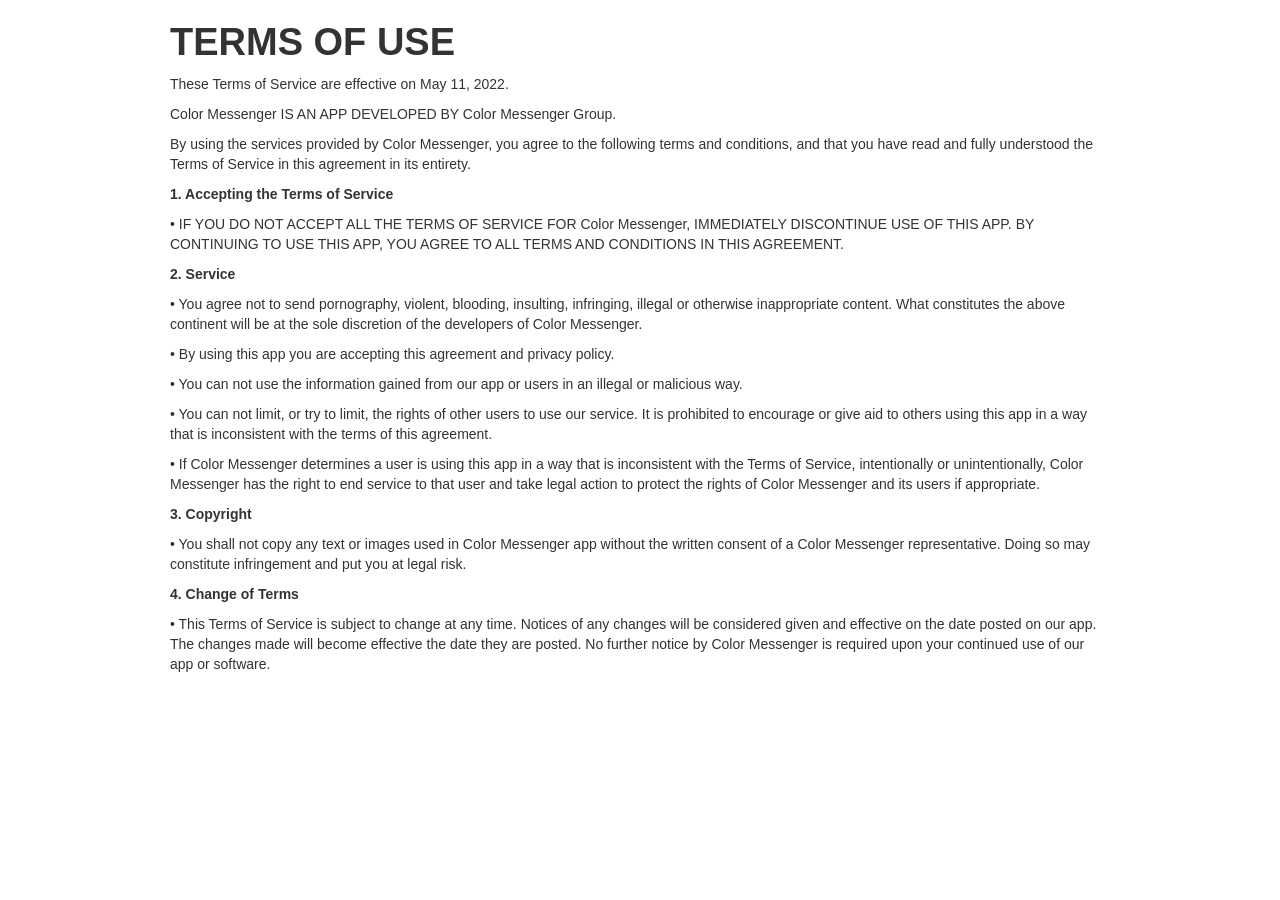
<file: terms.html>
<!DOCTYPE html>
<html data-wf-site="57440039259ad5570316f6a2" data-wf-page="574e84dec3c4633629a64dc3"
      class=" w-mod-js w-mod-no-touch w-mod-video w-mod-no-ios" style="">
<head>
    <meta http-equiv="Content-Type" content="text/html; charset=UTF-8">
    <title>Terms of Use</title>
    <meta name="description"
          content="A customizable alternative to your default Android SMS & MMS App.">
    <meta property="og:title" content="Terms of Use">
    <meta property="og:description"
          content="A customizable alternative to your default Android SMS & MMS App.">
    <meta name="twitter:card" content="summary">
    <meta name="viewport" content="width=device-width, initial-scale=1">
    <meta name="generator" content="Webflow">
    <link rel="stylesheet" type="text/css" href="./css/normalize.css">
    <link rel="stylesheet" type="text/css" href="./css/webflow.css">
    <link rel="stylesheet" type="text/css" href="css/color-2.webflow.css">
    <script type="text/javascript" src="./script/modernizr.js"></script>
    <link href="https://colormessenger.group/image/favicon.png" rel="shortcut icon"
          type="image/x-icon">
    <link href="https://colormessenger.group/image/webclip.png" rel="apple-touch-icon">
    <style type="text/css">
        @keyframes caretBlink {
            from {
                opacity: 1.0;
            }
            to {
                opacity: 0.0;
            }
        }

        @keyframes rotateSpinner {
            from {
                transform: rotate(0deg);
            }
            to {
                transform: rotate(360deg);
            }
        }

        #text-tool-caret {
            animation-name: caretBlink;
            animation-iteration-count: infinite;
            animation-timing-function: cubic-bezier(1.0, 0, 0, 1.0);
            animation-duration: 1s;
        }

        #en-markup-loading-spinner {
            position: absolute;
            top: calc(50% - 16px);
            left: calc(50% - 16px);
            width: 32px;
            height: 32px;
        }

        #en-markup-loading-spinner img {
            position: relative;
            top: 0px;
            left: 0px;
            animation-name: rotateSpinner;
            animation-duration: 0.6s;
            animation-iteration-count: infinite;
            animation-timing-function: linear;
        }
    </style>
    <style type="text/css">
        .skitchToastBoxContainer {
            position: absolute;
            width: 100%;
            text-align: center;
            top: 30px;
            -webkit-user-select: none;
            -moz-user-select: none;
            pointer-events: none;
        }

        .skitchToastBox {
            width: 200px;
            height: 16px;
            padding: 12px;
            background-color: rgba(47, 55, 61, 0.95);
            border-radius: 4px;
            color: white;
            cursor: default;
            font-size: 10pt;
            text-shadow: 1px 1px 2px rgba(0, 0, 0, 0.32);
            font-family: 'Soleil', Helvetica, Arial, sans-serif;
            border: 2px rgba(255, 255, 255, 0.38) solid;
        }

        .lang-zh-cn .skitchToastBox {
            font-family: '微软雅黑', 'Microsoft YaHei', SimSun,
            '&#x30E1;&#x30A4;&#x30EA;&#x30AA;', Meiryo, 'MS PGothic', 'Soleil',
            Helvetica, Arial, sans-serif;
        }

        .lang-ja-jp .skitchToastBox {
            font-family: '&#x30E1;&#x30A4;&#x30EA;&#x30AA;', Meiryo, 'MS PGothic',
            '微软雅黑', 'Microsoft YaHei', SimSun, 'Soleil', Helvetica, Arial,
            sans-serif;
        }

        .skitchToast {
            padding-left: 20px;
            padding-right: 20px;
            display: inline-block;
            height: 10px;
            color: #f1f5f8;
            text-align: center;
        }

        .skitchVisible {
        }
    </style>
    <style type="text/css">

        @font-face {
            font-family: 'Soleil';
            src: url([data-uri]);
            font-weight: normal;
            font-style: normal;
        }
    </style>
    <style type="text/css">

        #en-markup-disabled {
            position: fixed;
            z-index: 9999;
            width: 100%;
            height: 100%;
            top: 0px;
            left: 0px;
            cursor: default;
            -webkit-user-select: none;
        }

        #en-markup-alert-container {
            position: absolute;
            z-index: 9999;
            width: 450px;
            left: calc(50% - 225px);
            top: calc(50% - 85px);
            background-color: white;
            box-shadow: 0 2px 7px 1px rgba(0, 0, 0, 0.35);
            -webkit-user-select: none;
        }

        #en-markup-alert-container .cell-1 {
            position: relative;
            height: 110px;
            width: 105px;
            float: left;
            text-align: center;
            background-image: url([data-uri]);
            background-position: 65% 50%;
            background-repeat: no-repeat;
        }

        #en-markup-alert-container .cell-2 {
            position: relative;
            float: left;
            width: 345px;
            margin-top: 29px;
            margin-bottom: 20px;
        }

        #en-markup-alert-container .cell-2 .cell-2-title {
            margin-bottom: 5px;
            padding-right: 30px;
            font-size: 12pt;
            font-family: Tahoma, Arial;
        }

        #en-markup-alert-container .cell-2 .cell-2-message {
            padding-right: 30px;
            font-size: 9.5pt;
            font-family: Tahoma, Arial;
        }

        #en-markup-alert-container .cell-3 {
            position: relative;
            width: 450px;
            height: 60px;
            float: left;
            background-color: rgb(240, 240, 240);
        }

        #en-markup-alert-container .cell-3 button {
            position: absolute;
            top: 12px;
            right: 15px;
            width: 110px;
            height: 36px;
        }

        #en-markup-alert-container .cell-3 button.alt-button {
            position: absolute;
            top: 12px;
            right: 140px;
            width: 110px;
            height: 36px;
        }
    </style>
</head>

<body>
<div class="w-section">
    <div class="w-container container">
        <h1>TERMS OF USE</h1>
        <p class="p2"><span class="s1">These Terms of Service are effective on May 11, 2022.</span></p>
        <p class="p2"><span class="s1">Color Messenger IS AN APP DEVELOPED BY Color Messenger Group.</span></p>
        <p class="p2"><span class="s1">By using the services provided by Color Messenger, you agree to the following terms and conditions, and that you have read and fully understood the Terms of Service in this agreement in its entirety.</span>
        </p>

        <p class="p3"><span class="s1"><b>1. Accepting the Terms of Service</b></span></p>
        <p class="p2"><span class="s1">• IF YOU DO NOT ACCEPT ALL THE TERMS OF SERVICE FOR Color Messenger, IMMEDIATELY DISCONTINUE USE OF THIS APP. BY CONTINUING TO USE THIS APP, YOU AGREE TO ALL TERMS AND CONDITIONS IN THIS AGREEMENT.</span>
        </p>
        <p class="p3"><span class="s1"><b>2. Service</b></span></p>
        <p class="p2"><span class="s1">• You agree not to send pornography, violent, blooding, insulting, infringing, illegal or otherwise inappropriate content. What constitutes the above continent will be at the sole discretion of the developers of Color Messenger.</span>
        </p>
        <p class="p2"><span class="s1">• By using this app you are accepting this agreement and privacy policy.</span>
        </p>
        <p class="p2"><span class="s1">• You can not use the information gained from our app or users in an illegal or malicious way.</span>
        </p>
        <p class="p2"><span class="s1">• You can not limit, or try to limit, the rights of other users to use our service. It is prohibited to encourage or give aid to others using this app in a way that is inconsistent with the terms of this agreement.</span>
        </p>
        <p class="p2"><span class="s1">• If Color Messenger determines a user is using this app in a way that is inconsistent with the Terms of Service, intentionally or unintentionally, Color Messenger has the right to end service to that user and take legal action to protect the rights of Color Messenger and its users if appropriate.</span>
        </p>
        <p class="p3"><span class="s1"><b>3. Copyright</b></span></p>
        <p class="p2"><span class="s1">• You shall not copy any text or images used in Color Messenger app without the written consent of a Color Messenger representative. Doing so may constitute infringement and put you at legal risk.</span>
        </p>
        <p class="p3"><span class="s1"><b>4. Change of Terms</b></span></p>
        <p class="p2"><span class="s1">• This Terms of Service is subject to change at any time. Notices of any changes will be considered given and effective on the date posted on our app. The changes made will become effective the date they are posted. No further notice by Color Messenger is required upon your continued use of our app or software.</span>
        </p>
    </div>
    <script type="text/javascript" src="./script/jquery.min.js"></script>
    <script type="text/javascript" src="./script/webflow.js"></script>
</div>
</body>
</html>
</file>
<file: css/components.css>
@font-face {
  font-family: 'webflow-icons';
  src: url("[data-uri]") format('truetype');
  font-weight: normal;
  font-style: normal;
}
[class^="w-icon-"],
[class*=" w-icon-"] {
  /* use !important to prevent issues with browser extensions that change fonts */
  font-family: 'webflow-icons' !important;
  speak: none;
  font-style: normal;
  font-weight: normal;
  font-variant: normal;
  text-transform: none;
  line-height: 1;
  /* Better Font Rendering =========== */
  -webkit-font-smoothing: antialiased;
  -moz-osx-font-smoothing: grayscale;
}
.w-icon-slider-right:before {
  content: "\e600";
}
.w-icon-slider-left:before {
  content: "\e601";
}
.w-icon-nav-menu:before {
  content: "\e602";
}
.w-icon-arrow-down:before,
.w-icon-dropdown-toggle:before {
  content: "\e603";
}
.w-icon-file-upload-remove:before {
  content: "\e900";
}
.w-icon-file-upload-icon:before {
  content: "\e903";
}
* {
  -webkit-box-sizing: border-box;
  -moz-box-sizing: border-box;
  box-sizing: border-box;
}
html {
  height: 100%;
}
body {
  margin: 0;
  min-height: 100%;
  background-color: #fff;
  font-family: Arial, sans-serif;
  font-size: 14px;
  line-height: 20px;
  color: #333;
}
img {
  max-width: 100%;
  vertical-align: middle;
  display: inline-block;
}
html.w-mod-touch * {
  background-attachment: scroll !important;
}
.w-block {
  display: block;
}
.w-inline-block {
  max-width: 100%;
  display: inline-block;
}
.w-clearfix:before,
.w-clearfix:after {
  content: " ";
  display: table;
  grid-column-start: 1;
  grid-row-start: 1;
  grid-column-end: 2;
  grid-row-end: 2;
}
.w-clearfix:after {
  clear: both;
}
.w-hidden {
  display: none;
}
.w-button {
  display: inline-block;
  padding: 9px 15px;
  background-color: #3898EC;
  color: white;
  border: 0;
  line-height: inherit;
  text-decoration: none;
  cursor: pointer;
  border-radius: 0;
}
input.w-button {
  -webkit-appearance: button;
}
html[data-w-dynpage] [data-w-cloak] {
  color: transparent !important;
}
.w-webflow-badge,
.w-webflow-badge * {
  position: static;
  left: auto;
  top: auto;
  right: auto;
  bottom: auto;
  z-index: auto;
  display: block;
  visibility: visible;
  overflow: visible;
  overflow-x: visible;
  overflow-y: visible;
  box-sizing: border-box;
  width: auto;
  height: auto;
  max-height: none;
  max-width: none;
  min-height: 0;
  min-width: 0;
  margin: 0;
  padding: 0;
  float: none;
  clear: none;
  border: 0 none transparent;
  border-radius: 0;
  background: none;
  background-image: none;
  background-position: 0% 0%;
  background-size: auto auto;
  background-repeat: repeat;
  background-origin: padding-box;
  background-clip: border-box;
  background-attachment: scroll;
  background-color: transparent;
  box-shadow: none;
  opacity: 1.0;
  transform: none;
  transition: none;
  direction: ltr;
  font-family: inherit;
  font-weight: inherit;
  color: inherit;
  font-size: inherit;
  line-height: inherit;
  font-style: inherit;
  font-variant: inherit;
  text-align: inherit;
  letter-spacing: inherit;
  text-decoration: inherit;
  text-indent: 0;
  text-transform: inherit;
  list-style-type: disc;
  text-shadow: none;
  font-smoothing: auto;
  vertical-align: baseline;
  cursor: inherit;
  white-space: inherit;
  word-break: normal;
  word-spacing: normal;
  word-wrap: normal;
}
.w-webflow-badge {
  position: fixed !important;
  display: inline-block !important;
  visibility: visible !important;
  opacity: 1 !important;
  z-index: 2147483647 !important;
  top: auto !important;
  right: 12px !important;
  bottom: 12px !important;
  left: auto !important;
  color: #AAADB0 !important;
  background-color: #fff !important;
  border-radius: 3px !important;
  padding: 6px 8px 6px 6px !important;
  font-size: 12px !important;
  opacity: 1.0 !important;
  line-height: 14px !important;
  text-decoration: none !important;
  transform: none !important;
  margin: 0 !important;
  width: auto !important;
  height: auto !important;
  overflow: visible !important;
  white-space: nowrap;
  box-shadow: 0 0 0 1px rgba(0, 0, 0, 0.1), 0px 1px 3px rgba(0, 0, 0, 0.1);
  cursor: pointer;
}
.w-webflow-badge > img {
  display: inline-block !important;
  visibility: visible !important;
  opacity: 1 !important;
  vertical-align: middle !important;
}
h1,
h2,
h3,
h4,
h5,
h6 {
  font-weight: bold;
  margin-bottom: 10px;
}
h1 {
  font-size: 38px;
  line-height: 44px;
  margin-top: 20px;
}
h2 {
  font-size: 32px;
  line-height: 36px;
  margin-top: 20px;
}
h3 {
  font-size: 24px;
  line-height: 30px;
  margin-top: 20px;
}
h4 {
  font-size: 18px;
  line-height: 24px;
  margin-top: 10px;
}
h5 {
  font-size: 14px;
  line-height: 20px;
  margin-top: 10px;
}
h6 {
  font-size: 12px;
  line-height: 18px;
  margin-top: 10px;
}
p {
  margin-top: 0;
  margin-bottom: 10px;
}
blockquote {
  margin: 0 0 10px 0;
  padding: 10px 20px;
  border-left: 5px solid #E2E2E2;
  font-size: 18px;
  line-height: 22px;
}
figure {
  margin: 0;
  margin-bottom: 10px;
}
figcaption {
  margin-top: 5px;
  text-align: center;
}
ul,
ol {
  margin-top: 0px;
  margin-bottom: 10px;
  padding-left: 40px;
}
.w-list-unstyled {
  padding-left: 0;
  list-style: none;
}
.w-embed:before,
.w-embed:after {
  content: " ";
  display: table;
  grid-column-start: 1;
  grid-row-start: 1;
  grid-column-end: 2;
  grid-row-end: 2;
}
.w-embed:after {
  clear: both;
}
.w-video {
  width: 100%;
  position: relative;
  padding: 0;
}
.w-video iframe,
.w-video object,
.w-video embed {
  position: absolute;
  top: 0;
  left: 0;
  width: 100%;
  height: 100%;
}
fieldset {
  padding: 0;
  margin: 0;
  border: 0;
}
button,
html input[type='button'],
input[type='reset'] {
  border: 0;
  cursor: pointer;
  -webkit-appearance: button;
}
.w-form {
  margin: 0 0 15px;
}
.w-form-done {
  display: none;
  padding: 20px;
  text-align: center;
  background-color: #dddddd;
}
.w-form-fail {
  display: none;
  margin-top: 10px;
  padding: 10px;
  background-color: #ffdede;
}
label {
  display: block;
  margin-bottom: 5px;
  font-weight: bold;
}
.w-input,
.w-select {
  display: block;
  width: 100%;
  height: 38px;
  padding: 8px 12px;
  margin-bottom: 10px;
  font-size: 14px;
  line-height: 1.428571429;
  color: #333333;
  vertical-align: middle;
  background-color: #ffffff;
  border: 1px solid #cccccc;
}
.w-input:-moz-placeholder,
.w-select:-moz-placeholder {
  color: #999;
}
.w-input::-moz-placeholder,
.w-select::-moz-placeholder {
  color: #999;
  opacity: 1;
}
.w-input:-ms-input-placeholder,
.w-select:-ms-input-placeholder {
  color: #999;
}
.w-input::-webkit-input-placeholder,
.w-select::-webkit-input-placeholder {
  color: #999;
}
.w-input:focus,
.w-select:focus {
  border-color: #3898EC;
  outline: 0;
}
.w-input[disabled],
.w-select[disabled],
.w-input[readonly],
.w-select[readonly],
fieldset[disabled] .w-input,
fieldset[disabled] .w-select {
  cursor: not-allowed;
  background-color: #eeeeee;
}
textarea.w-input,
textarea.w-select {
  height: auto;
}
.w-select {
  background-color: #f3f3f3;
}
.w-select[multiple] {
  height: auto;
}
.w-form-label {
  display: inline-block;
  cursor: pointer;
  font-weight: normal;
  margin-bottom: 0px;
}
.w-radio {
  display: block;
  margin-bottom: 5px;
  padding-left: 20px;
}
.w-radio:before,
.w-radio:after {
  content: " ";
  display: table;
  grid-column-start: 1;
  grid-row-start: 1;
  grid-column-end: 2;
  grid-row-end: 2;
}
.w-radio:after {
  clear: both;
}
.w-radio-input {
  margin: 4px 0 0;
  margin-top: 1px \9;
  line-height: normal;
  float: left;
  margin-left: -20px;
}
.w-radio-input {
  margin-top: 3px;
}
.w-file-upload {
  display: block;
  margin-bottom: 10px;
}
.w-file-upload-input {
  width: 0.1px;
  height: 0.1px;
  opacity: 0;
  overflow: hidden;
  position: absolute;
  z-index: -100;
}
.w-file-upload-default,
.w-file-upload-uploading,
.w-file-upload-success {
  display: inline-block;
  color: #333333;
}
.w-file-upload-error {
  display: block;
  margin-top: 10px;
}
.w-file-upload-default.w-hidden,
.w-file-upload-uploading.w-hidden,
.w-file-upload-error.w-hidden,
.w-file-upload-success.w-hidden {
  display: none;
}
.w-file-upload-uploading-btn {
  display: flex;
  font-size: 14px;
  font-weight: normal;
  cursor: pointer;
  margin: 0;
  padding: 8px 12px;
  border: 1px solid #cccccc;
  background-color: #fafafa;
}
.w-file-upload-file {
  display: flex;
  flex-grow: 1;
  justify-content: space-between;
  margin: 0;
  padding: 8px 9px 8px 11px;
  border: 1px solid #cccccc;
  background-color: #fafafa;
}
.w-file-upload-file-name {
  font-size: 14px;
  font-weight: normal;
  display: block;
}
.w-file-remove-link {
  margin-top: 3px;
  margin-left: 10px;
  width: auto;
  height: auto;
  padding: 3px;
  display: block;
  cursor: pointer;
}
.w-icon-file-upload-remove {
  margin: auto;
  font-size: 10px;
}
.w-file-upload-error-msg {
  display: inline-block;
  color: #ea384c;
  padding: 2px 0;
}
.w-file-upload-info {
  display: inline-block;
  line-height: 38px;
  padding: 0 12px;
}
.w-file-upload-label {
  display: inline-block;
  font-size: 14px;
  font-weight: normal;
  cursor: pointer;
  margin: 0;
  padding: 8px 12px;
  border: 1px solid #cccccc;
  background-color: #fafafa;
}
.w-icon-file-upload-icon,
.w-icon-file-upload-uploading {
  display: inline-block;
  margin-right: 8px;
  width: 20px;
}
.w-icon-file-upload-uploading {
  height: 20px;
}
.w-container {
  margin-left: auto;
  margin-right: auto;
  max-width: 940px;
}
.w-container:before,
.w-container:after {
  content: " ";
  display: table;
  grid-column-start: 1;
  grid-row-start: 1;
  grid-column-end: 2;
  grid-row-end: 2;
}
.w-container:after {
  clear: both;
}
.w-container .w-row {
  margin-left: -10px;
  margin-right: -10px;
}
.w-row:before,
.w-row:after {
  content: " ";
  display: table;
  grid-column-start: 1;
  grid-row-start: 1;
  grid-column-end: 2;
  grid-row-end: 2;
}
.w-row:after {
  clear: both;
}
.w-row .w-row {
  margin-left: 0;
  margin-right: 0;
}
.w-col {
  position: relative;
  float: left;
  width: 100%;
  min-height: 1px;
  padding-left: 10px;
  padding-right: 10px;
}
.w-col .w-col {
  padding-left: 0;
  padding-right: 0;
}
.w-col-1 {
  width: 8.33333333%;
}
.w-col-2 {
  width: 16.66666667%;
}
.w-col-3 {
  width: 25%;
}
.w-col-4 {
  width: 33.33333333%;
}
.w-col-5 {
  width: 41.66666667%;
}
.w-col-6 {
  width: 50%;
}
.w-col-7 {
  width: 58.33333333%;
}
.w-col-8 {
  width: 66.66666667%;
}
.w-col-9 {
  width: 75%;
}
.w-col-10 {
  width: 83.33333333%;
}
.w-col-11 {
  width: 91.66666667%;
}
.w-col-12 {
  width: 100%;
}
.w-hidden-main {
  display: none !important;
}
@media screen and (max-width: 991px) {
  .w-container {
    max-width: 728px;
  }
  .w-hidden-main {
    display: inherit !important;
  }
  .w-hidden-medium {
    display: none !important;
  }
  .w-col-medium-1 {
    width: 8.33333333%;
  }
  .w-col-medium-2 {
    width: 16.66666667%;
  }
  .w-col-medium-3 {
    width: 25%;
  }
  .w-col-medium-4 {
    width: 33.33333333%;
  }
  .w-col-medium-5 {
    width: 41.66666667%;
  }
  .w-col-medium-6 {
    width: 50%;
  }
  .w-col-medium-7 {
    width: 58.33333333%;
  }
  .w-col-medium-8 {
    width: 66.66666667%;
  }
  .w-col-medium-9 {
    width: 75%;
  }
  .w-col-medium-10 {
    width: 83.33333333%;
  }
  .w-col-medium-11 {
    width: 91.66666667%;
  }
  .w-col-medium-12 {
    width: 100%;
  }
  .w-col-stack {
    width: 100%;
    left: auto;
    right: auto;
  }
}
@media screen and (max-width: 767px) {
  .w-hidden-main {
    display: inherit !important;
  }
  .w-hidden-medium {
    display: inherit !important;
  }
  .w-hidden-small {
    display: none !important;
  }
  .w-row,
  .w-container .w-row {
    margin-left: 0;
    margin-right: 0;
  }
  .w-col {
    width: 100%;
    left: auto;
    right: auto;
  }
  .w-col-small-1 {
    width: 8.33333333%;
  }
  .w-col-small-2 {
    width: 16.66666667%;
  }
  .w-col-small-3 {
    width: 25%;
  }
  .w-col-small-4 {
    width: 33.33333333%;
  }
  .w-col-small-5 {
    width: 41.66666667%;
  }
  .w-col-small-6 {
    width: 50%;
  }
  .w-col-small-7 {
    width: 58.33333333%;
  }
  .w-col-small-8 {
    width: 66.66666667%;
  }
  .w-col-small-9 {
    width: 75%;
  }
  .w-col-small-10 {
    width: 83.33333333%;
  }
  .w-col-small-11 {
    width: 91.66666667%;
  }
  .w-col-small-12 {
    width: 100%;
  }
}
@media screen and (max-width: 479px) {
  .w-container {
    max-width: none;
  }
  .w-hidden-main {
    display: inherit !important;
  }
  .w-hidden-medium {
    display: inherit !important;
  }
  .w-hidden-small {
    display: inherit !important;
  }
  .w-hidden-tiny {
    display: none !important;
  }
  .w-col {
    width: 100%;
  }
  .w-col-tiny-1 {
    width: 8.33333333%;
  }
  .w-col-tiny-2 {
    width: 16.66666667%;
  }
  .w-col-tiny-3 {
    width: 25%;
  }
  .w-col-tiny-4 {
    width: 33.33333333%;
  }
  .w-col-tiny-5 {
    width: 41.66666667%;
  }
  .w-col-tiny-6 {
    width: 50%;
  }
  .w-col-tiny-7 {
    width: 58.33333333%;
  }
  .w-col-tiny-8 {
    width: 66.66666667%;
  }
  .w-col-tiny-9 {
    width: 75%;
  }
  .w-col-tiny-10 {
    width: 83.33333333%;
  }
  .w-col-tiny-11 {
    width: 91.66666667%;
  }
  .w-col-tiny-12 {
    width: 100%;
  }
}
.w-widget {
  position: relative;
}
.w-widget-map {
  width: 100%;
  height: 400px;
}
.w-widget-map label {
  width: auto;
  display: inline;
}
.w-widget-map img {
  max-width: inherit;
}
.w-widget-map .gm-style-iw {
  text-align: center;
}
.w-widget-map .gm-style-iw > button {
  display: none !important;
}
.w-widget-twitter {
  overflow: hidden;
}
.w-widget-twitter-count-shim {
  display: inline-block;
  vertical-align: top;
  position: relative;
  width: 28px;
  height: 20px;
  text-align: center;
  background: white;
  border: #758696 solid 1px;
  border-radius: 3px;
}
.w-widget-twitter-count-shim * {
  pointer-events: none;
  -webkit-user-select: none;
  -moz-user-select: none;
  -ms-user-select: none;
  user-select: none;
}
.w-widget-twitter-count-shim .w-widget-twitter-count-inner {
  position: relative;
  font-size: 15px;
  line-height: 12px;
  text-align: center;
  color: #999;
  font-family: serif;
}
.w-widget-twitter-count-shim .w-widget-twitter-count-clear {
  position: relative;
  display: block;
}
.w-widget-twitter-count-shim.w--large {
  width: 36px;
  height: 28px;
}
.w-widget-twitter-count-shim.w--large .w-widget-twitter-count-inner {
  font-size: 18px;
  line-height: 18px;
}
.w-widget-twitter-count-shim:not(.w--vertical) {
  margin-left: 5px;
  margin-right: 8px;
}
.w-widget-twitter-count-shim:not(.w--vertical).w--large {
  margin-left: 6px;
}
.w-widget-twitter-count-shim:not(.w--vertical):before,
.w-widget-twitter-count-shim:not(.w--vertical):after {
  top: 50%;
  left: 0;
  border: solid transparent;
  content: " ";
  height: 0;
  width: 0;
  position: absolute;
  pointer-events: none;
}
.w-widget-twitter-count-shim:not(.w--vertical):before {
  border-color: rgba(117, 134, 150, 0);
  border-right-color: #5d6c7b;
  border-width: 4px;
  margin-left: -9px;
  margin-top: -4px;
}
.w-widget-twitter-count-shim:not(.w--vertical).w--large:before {
  border-width: 5px;
  margin-left: -10px;
  margin-top: -5px;
}
.w-widget-twitter-count-shim:not(.w--vertical):after {
  border-color: rgba(255, 255, 255, 0);
  border-right-color: white;
  border-width: 4px;
  margin-left: -8px;
  margin-top: -4px;
}
.w-widget-twitter-count-shim:not(.w--vertical).w--large:after {
  border-width: 5px;
  margin-left: -9px;
  margin-top: -5px;
}
.w-widget-twitter-count-shim.w--vertical {
  width: 61px;
  height: 33px;
  margin-bottom: 8px;
}
.w-widget-twitter-count-shim.w--vertical:before,
.w-widget-twitter-count-shim.w--vertical:after {
  top: 100%;
  left: 50%;
  border: solid transparent;
  content: " ";
  height: 0;
  width: 0;
  position: absolute;
  pointer-events: none;
}
.w-widget-twitter-count-shim.w--vertical:before {
  border-color: rgba(117, 134, 150, 0);
  border-top-color: #5d6c7b;
  border-width: 5px;
  margin-left: -5px;
}
.w-widget-twitter-count-shim.w--vertical:after {
  border-color: rgba(255, 255, 255, 0);
  border-top-color: white;
  border-width: 4px;
  margin-left: -4px;
}
.w-widget-twitter-count-shim.w--vertical .w-widget-twitter-count-inner {
  font-size: 18px;
  line-height: 22px;
}
.w-widget-twitter-count-shim.w--vertical.w--large {
  width: 76px;
}
.w-background-video {
  position: relative;
  overflow: hidden;
  height: 500px;
  color: white;
}
.w-background-video > video {
  background-size: cover;
  background-position: 50% 50%;
  position: absolute;
  margin: auto;
  width: 100%;
  height: 100%;
  right: -100%;
  bottom: -100%;
  top: -100%;
  left: -100%;
  object-fit: cover;
  z-index: -100;
}
.w-background-video > video::-webkit-media-controls-start-playback-button {
  display: none !important;
  -webkit-appearance: none;
}
.w-slider {
  position: relative;
  height: 300px;
  text-align: center;
  background: #dddddd;
  clear: both;
  -webkit-tap-highlight-color: rgba(0, 0, 0, 0);
  tap-highlight-color: rgba(0, 0, 0, 0);
}
.w-slider-mask {
  position: relative;
  display: block;
  overflow: hidden;
  z-index: 1;
  left: 0;
  right: 0;
  height: 100%;
  white-space: nowrap;
}
.w-slide {
  position: relative;
  display: inline-block;
  vertical-align: top;
  width: 100%;
  height: 100%;
  white-space: normal;
  text-align: left;
}
.w-slider-nav {
  position: absolute;
  z-index: 2;
  top: auto;
  right: 0;
  bottom: 0;
  left: 0;
  margin: auto;
  padding-top: 10px;
  height: 40px;
  text-align: center;
  -webkit-tap-highlight-color: rgba(0, 0, 0, 0);
  tap-highlight-color: rgba(0, 0, 0, 0);
}
.w-slider-nav.w-round > div {
  border-radius: 100%;
}
.w-slider-nav.w-num > div {
  width: auto;
  height: auto;
  padding: 0.2em 0.5em;
  font-size: inherit;
  line-height: inherit;
}
.w-slider-nav.w-shadow > div {
  box-shadow: 0 0 3px rgba(51, 51, 51, 0.4);
}
.w-slider-nav-invert {
  color: #fff;
}
.w-slider-nav-invert > div {
  background-color: rgba(34, 34, 34, 0.4);
}
.w-slider-nav-invert > div.w-active {
  background-color: #222;
}
.w-slider-dot {
  position: relative;
  display: inline-block;
  width: 1em;
  height: 1em;
  background-color: rgba(255, 255, 255, 0.4);
  cursor: pointer;
  margin: 0 3px 0.5em;
  transition: background-color 100ms, color 100ms;
}
.w-slider-dot.w-active {
  background-color: #fff;
}
.w-slider-dot:focus {
  outline: none;
  box-shadow: 0px 0px 0px 2px #fff;
}
.w-slider-dot:focus.w-active {
  box-shadow: none;
}
.w-slider-arrow-left,
.w-slider-arrow-right {
  position: absolute;
  width: 80px;
  top: 0;
  right: 0;
  bottom: 0;
  left: 0;
  margin: auto;
  cursor: pointer;
  overflow: hidden;
  color: white;
  font-size: 40px;
  -webkit-tap-highlight-color: rgba(0, 0, 0, 0);
  tap-highlight-color: rgba(0, 0, 0, 0);
  -webkit-user-select: none;
  -moz-user-select: none;
  -ms-user-select: none;
  user-select: none;
}
.w-slider-arrow-left [class^='w-icon-'],
.w-slider-arrow-right [class^='w-icon-'],
.w-slider-arrow-left [class*=' w-icon-'],
.w-slider-arrow-right [class*=' w-icon-'] {
  position: absolute;
}
.w-slider-arrow-left:focus,
.w-slider-arrow-right:focus {
  outline: 0;
}
.w-slider-arrow-left {
  z-index: 3;
  right: auto;
}
.w-slider-arrow-right {
  z-index: 4;
  left: auto;
}
.w-icon-slider-left,
.w-icon-slider-right {
  top: 0;
  right: 0;
  bottom: 0;
  left: 0;
  margin: auto;
  width: 1em;
  height: 1em;
}
.w-slider-aria-label {
  border: 0;
  clip: rect(0 0 0 0);
  height: 1px;
  margin: -1px;
  overflow: hidden;
  padding: 0;
  position: absolute;
  width: 1px;
}
.w-slider-force-show {
  display: block !important;
}
.w-dropdown {
  display: inline-block;
  position: relative;
  text-align: left;
  margin-left: auto;
  margin-right: auto;
  z-index: 900;
}
.w-dropdown-btn,
.w-dropdown-toggle,
.w-dropdown-link {
  position: relative;
  vertical-align: top;
  text-decoration: none;
  color: #222222;
  padding: 20px;
  text-align: left;
  margin-left: auto;
  margin-right: auto;
  white-space: nowrap;
}
.w-dropdown-toggle {
  -webkit-user-select: none;
  -moz-user-select: none;
  -ms-user-select: none;
  user-select: none;
  display: inline-block;
  cursor: pointer;
  padding-right: 40px;
}
.w-dropdown-toggle:focus {
  outline: 0;
}
.w-icon-dropdown-toggle {
  position: absolute;
  top: 0;
  right: 0;
  bottom: 0;
  margin: auto;
  margin-right: 20px;
  width: 1em;
  height: 1em;
}
.w-dropdown-list {
  position: absolute;
  background: #dddddd;
  display: none;
  min-width: 100%;
}
.w-dropdown-list.w--open {
  display: block;
}
.w-dropdown-link {
  padding: 10px 20px;
  display: block;
  color: #222222;
}
.w-dropdown-link.w--current {
  color: #0082f3;
}
.w-dropdown-link:focus {
  outline: 0;
}
@media screen and (max-width: 767px) {
  .w-nav-brand {
    padding-left: 10px;
  }
}
/**
 * ## Note
 * Safari (on both iOS and OS X) does not handle viewport units (vh, vw) well.
 * For example percentage units do not work on descendants of elements that
 * have any dimensions expressed in viewport units. It also doesn’t handle them at
 * all in `calc()`.
 */
/**
 * Wrapper around all lightbox elements
 *
 * 1. Since the lightbox can receive focus, IE also gives it an outline.
 * 2. Fixes flickering on Chrome when a transition is in progress
 *    underneath the lightbox.
 */
.w-lightbox-backdrop {
  color: #000;
  cursor: auto;
  font-family: serif;
  font-size: medium;
  font-style: normal;
  font-variant: normal;
  font-weight: normal;
  letter-spacing: normal;
  line-height: normal;
  list-style: disc;
  text-align: start;
  text-indent: 0;
  text-shadow: none;
  text-transform: none;
  visibility: visible;
  white-space: normal;
  word-break: normal;
  word-spacing: normal;
  word-wrap: normal;
  position: fixed;
  top: 0;
  right: 0;
  bottom: 0;
  left: 0;
  color: #fff;
  font-family: "Helvetica Neue", Helvetica, Ubuntu, "Segoe UI", Verdana, sans-serif;
  font-size: 17px;
  line-height: 1.2;
  font-weight: 300;
  text-align: center;
  background: rgba(0, 0, 0, 0.9);
  z-index: 2000;
  outline: 0;
  /* 1 */
  opacity: 0;
  -webkit-user-select: none;
  -moz-user-select: none;
  -ms-user-select: none;
  -webkit-tap-highlight-color: transparent;
  -webkit-transform: translate(0, 0);
  /* 2 */
}
/**
 * Neat trick to bind the rubberband effect to our canvas instead of the whole
 * document on iOS. It also prevents a bug that causes the document underneath to scroll.
 */
.w-lightbox-backdrop,
.w-lightbox-container {
  height: 100%;
  overflow: auto;
  -webkit-overflow-scrolling: touch;
}
.w-lightbox-content {
  position: relative;
  height: 100vh;
  overflow: hidden;
}
.w-lightbox-view {
  position: absolute;
  width: 100vw;
  height: 100vh;
  opacity: 0;
}
.w-lightbox-view:before {
  content: "";
  height: 100vh;
}
/* .w-lightbox-content */
.w-lightbox-group,
.w-lightbox-group .w-lightbox-view,
.w-lightbox-group .w-lightbox-view:before {
  height: 86vh;
}
.w-lightbox-frame,
.w-lightbox-view:before {
  display: inline-block;
  vertical-align: middle;
}
/*
 * 1. Remove default margin set by user-agent on the <figure> element.
 */
.w-lightbox-figure {
  position: relative;
  margin: 0;
  /* 1 */
}
.w-lightbox-group .w-lightbox-figure {
  cursor: pointer;
}
/**
 * IE adds image dimensions as width and height attributes on the IMG tag,
 * but we need both width and height to be set to auto to enable scaling.
 */
.w-lightbox-img {
  width: auto;
  height: auto;
  max-width: none;
}
/**
 * 1. Reset if style is set by user on "All Images"
 */
.w-lightbox-image {
  display: block;
  float: none;
  /* 1 */
  max-width: 100vw;
  max-height: 100vh;
}
.w-lightbox-group .w-lightbox-image {
  max-height: 86vh;
}
.w-lightbox-caption {
  position: absolute;
  right: 0;
  bottom: 0;
  left: 0;
  padding: .5em 1em;
  background: rgba(0, 0, 0, 0.4);
  text-align: left;
  text-overflow: ellipsis;
  white-space: nowrap;
  overflow: hidden;
}
.w-lightbox-embed {
  position: absolute;
  top: 0;
  right: 0;
  bottom: 0;
  left: 0;
  width: 100%;
  height: 100%;
}
.w-lightbox-control {
  position: absolute;
  top: 0;
  width: 4em;
  background-size: 24px;
  background-repeat: no-repeat;
  background-position: center;
  cursor: pointer;
  -webkit-transition: all .3s;
  transition: all .3s;
}
.w-lightbox-left {
  display: none;
  bottom: 0;
  left: 0;
  /* <svg xmlns="http://www.w3.org/2000/svg" viewBox="-20 0 24 40" width="24" height="40"><g transform="rotate(45)"><path d="m0 0h5v23h23v5h-28z" opacity=".4"/><path d="m1 1h3v23h23v3h-26z" fill="#fff"/></g></svg> */
  background-image: url("[data-uri]");
}
.w-lightbox-right {
  display: none;
  right: 0;
  bottom: 0;
  /* <svg xmlns="http://www.w3.org/2000/svg" viewBox="-4 0 24 40" width="24" height="40"><g transform="rotate(45)"><path d="m0-0h28v28h-5v-23h-23z" opacity=".4"/><path d="m1 1h26v26h-3v-23h-23z" fill="#fff"/></g></svg> */
  background-image: url("[data-uri]");
}
/*
 * Without specifying the with and height inside the SVG, all versions of IE render the icon too small.
 * The bug does not seem to manifest itself if the elements are tall enough such as the above arrows.
 * (http://stackoverflow.com/questions/16092114/background-size-differs-in-internet-explorer)
 */
.w-lightbox-close {
  right: 0;
  height: 2.6em;
  /* <svg xmlns="http://www.w3.org/2000/svg" viewBox="-4 0 18 17" width="18" height="17"><g transform="rotate(45)"><path d="m0 0h7v-7h5v7h7v5h-7v7h-5v-7h-7z" opacity=".4"/><path d="m1 1h7v-7h3v7h7v3h-7v7h-3v-7h-7z" fill="#fff"/></g></svg> */
  background-image: url("[data-uri]");
  background-size: 18px;
}
/**
 * 1. All IE versions add extra space at the bottom without this.
 */
.w-lightbox-strip {
  position: absolute;
  bottom: 0;
  left: 0;
  right: 0;
  padding: 0 1vh;
  line-height: 0;
  /* 1 */
  white-space: nowrap;
  overflow-x: auto;
  overflow-y: hidden;
}
/*
 * 1. We use content-box to avoid having to do `width: calc(10vh + 2vw)`
 *    which doesn’t work in Safari anyway.
 * 2. Chrome renders images pixelated when switching to GPU. Making sure
 *    the parent is also rendered on the GPU (by setting translate3d for
 *    example) fixes this behavior.
 */
.w-lightbox-item {
  display: inline-block;
  width: 10vh;
  padding: 2vh 1vh;
  box-sizing: content-box;
  /* 1 */
  cursor: pointer;
  -webkit-transform: translate3d(0, 0, 0);
  /* 2 */
}
.w-lightbox-active {
  opacity: .3;
}
.w-lightbox-thumbnail {
  position: relative;
  height: 10vh;
  background: #222;
  overflow: hidden;
}
.w-lightbox-thumbnail-image {
  position: absolute;
  top: 0;
  left: 0;
}
.w-lightbox-thumbnail .w-lightbox-tall {
  top: 50%;
  width: 100%;
  -webkit-transform: translate(0, -50%);
  -ms-transform: translate(0, -50%);
  transform: translate(0, -50%);
}
.w-lightbox-thumbnail .w-lightbox-wide {
  left: 50%;
  height: 100%;
  -webkit-transform: translate(-50%, 0);
  -ms-transform: translate(-50%, 0);
  transform: translate(-50%, 0);
}
/*
 * Spinner
 *
 * Absolute pixel values are used to avoid rounding errors that would cause
 * the white spinning element to be misaligned with the track.
 */
.w-lightbox-spinner {
  position: absolute;
  top: 50%;
  left: 50%;
  box-sizing: border-box;
  width: 40px;
  height: 40px;
  margin-top: -20px;
  margin-left: -20px;
  border: 5px solid rgba(0, 0, 0, 0.4);
  border-radius: 50%;
  -webkit-animation: spin .8s infinite linear;
  animation: spin .8s infinite linear;
}
.w-lightbox-spinner:after {
  content: "";
  position: absolute;
  top: -4px;
  right: -4px;
  bottom: -4px;
  left: -4px;
  border: 3px solid transparent;
  border-bottom-color: #fff;
  border-radius: 50%;
}
/*
 * Utility classes
 */
.w-lightbox-hide {
  display: none;
}
.w-lightbox-noscroll {
  overflow: hidden;
}
@media (min-width: 768px) {
  .w-lightbox-content {
    height: 96vh;
    margin-top: 2vh;
  }
  .w-lightbox-view,
  .w-lightbox-view:before {
    height: 96vh;
  }
  /* .w-lightbox-content */
  .w-lightbox-group,
  .w-lightbox-group .w-lightbox-view,
  .w-lightbox-group .w-lightbox-view:before {
    height: 84vh;
  }
  .w-lightbox-image {
    max-width: 96vw;
    max-height: 96vh;
  }
  .w-lightbox-group .w-lightbox-image {
    max-width: 82.3vw;
    max-height: 84vh;
  }
  .w-lightbox-left,
  .w-lightbox-right {
    display: block;
    opacity: .5;
  }
  .w-lightbox-close {
    opacity: .8;
  }
  .w-lightbox-control:hover {
    opacity: 1;
  }
}
.w-lightbox-inactive,
.w-lightbox-inactive:hover {
  opacity: 0;
}
.w-richtext:before,
.w-richtext:after {
  content: " ";
  display: table;
  grid-column-start: 1;
  grid-row-start: 1;
  grid-column-end: 2;
  grid-row-end: 2;
}
.w-richtext:after {
  clear: both;
}
.w-richtext[contenteditable="true"]:before,
.w-richtext[contenteditable="true"]:after {
  white-space: initial;
}
.w-richtext ol,
.w-richtext ul {
  overflow: hidden;
}
.w-richtext .w-richtext-figure-selected.w-richtext-figure-type-video div:after,
.w-richtext .w-richtext-figure-selected[data-rt-type="video"] div:after {
  outline: 2px solid #2895f7;
}
.w-richtext .w-richtext-figure-selected.w-richtext-figure-type-image div,
.w-richtext .w-richtext-figure-selected[data-rt-type="image"] div {
  outline: 2px solid #2895f7;
}
.w-richtext figure.w-richtext-figure-type-video > div:after,
.w-richtext figure[data-rt-type="video"] > div:after {
  content: '';
  position: absolute;
  display: none;
  left: 0;
  top: 0;
  right: 0;
  bottom: 0;
}
.w-richtext figure {
  position: relative;
  max-width: 60%;
}
.w-richtext figure > div:before {
  cursor: default!important;
}
.w-richtext figure img {
  width: 100%;
}
.w-richtext figure figcaption.w-richtext-figcaption-placeholder {
  opacity: 0.6;
}
.w-richtext figure div {
  /* fix incorrectly sized selection border in the data manager */
  font-size: 0px;
  color: transparent;
}
.w-richtext figure.w-richtext-figure-type-image,
.w-richtext figure[data-rt-type="image"] {
  display: table;
}
.w-richtext figure.w-richtext-figure-type-image > div,
.w-richtext figure[data-rt-type="image"] > div {
  display: inline-block;
}
.w-richtext figure.w-richtext-figure-type-image > figcaption,
.w-richtext figure[data-rt-type="image"] > figcaption {
  display: table-caption;
  caption-side: bottom;
}
.w-richtext figure.w-richtext-figure-type-video,
.w-richtext figure[data-rt-type="video"] {
  width: 60%;
  height: 0;
}
.w-richtext figure.w-richtext-figure-type-video iframe,
.w-richtext figure[data-rt-type="video"] iframe {
  position: absolute;
  top: 0;
  left: 0;
  width: 100%;
  height: 100%;
}
.w-richtext figure.w-richtext-figure-type-video > div,
.w-richtext figure[data-rt-type="video"] > div {
  width: 100%;
}
.w-richtext figure.w-richtext-align-center {
  margin-right: auto;
  margin-left: auto;
  clear: both;
}
.w-richtext figure.w-richtext-align-center.w-richtext-figure-type-image > div,
.w-richtext figure.w-richtext-align-center[data-rt-type="image"] > div {
  max-width: 100%;
}
.w-richtext figure.w-richtext-align-normal {
  clear: both;
}
.w-richtext figure.w-richtext-align-fullwidth {
  width: 100%;
  max-width: 100%;
  text-align: center;
  clear: both;
  display: block;
  margin-right: auto;
  margin-left: auto;
}
.w-richtext figure.w-richtext-align-fullwidth > div {
  display: inline-block;
  /* padding-bottom is used for aspect ratios in video figures
      we want the div to inherit that so hover/selection borders in the designer-canvas
      fit right*/
  padding-bottom: inherit;
}
.w-richtext figure.w-richtext-align-fullwidth > figcaption {
  display: block;
}
.w-richtext figure.w-richtext-align-floatleft {
  float: left;
  margin-right: 15px;
  clear: none;
}
.w-richtext figure.w-richtext-align-floatright {
  float: right;
  margin-left: 15px;
  clear: none;
}
.w-nav {
  position: relative;
  background: #dddddd;
  z-index: 1000;
}
.w-nav:before,
.w-nav:after {
  content: " ";
  display: table;
  grid-column-start: 1;
  grid-row-start: 1;
  grid-column-end: 2;
  grid-row-end: 2;
}
.w-nav:after {
  clear: both;
}
.w-nav-brand {
  position: relative;
  float: left;
  text-decoration: none;
  color: #333333;
}
.w-nav-link {
  position: relative;
  display: inline-block;
  vertical-align: top;
  text-decoration: none;
  color: #222222;
  padding: 20px;
  text-align: left;
  margin-left: auto;
  margin-right: auto;
}
.w-nav-link.w--current {
  color: #0082f3;
}
.w-nav-menu {
  position: relative;
  float: right;
}
[data-nav-menu-open] {
  display: block !important;
  position: absolute;
  top: 100%;
  left: 0;
  right: 0;
  background: #C8C8C8;
  text-align: center;
  overflow: visible;
  min-width: 200px;
}
.w--nav-link-open {
  display: block;
  position: relative;
}
.w-nav-overlay {
  position: absolute;
  overflow: hidden;
  display: none;
  top: 100%;
  left: 0;
  right: 0;
  width: 100%;
}
.w-nav-overlay [data-nav-menu-open] {
  top: 0;
}
.w-nav[data-animation="over-left"] .w-nav-overlay {
  width: auto;
}
.w-nav[data-animation="over-left"] .w-nav-overlay,
.w-nav[data-animation="over-left"] [data-nav-menu-open] {
  right: auto;
  z-index: 1;
  top: 0;
}
.w-nav[data-animation="over-right"] .w-nav-overlay {
  width: auto;
}
.w-nav[data-animation="over-right"] .w-nav-overlay,
.w-nav[data-animation="over-right"] [data-nav-menu-open] {
  left: auto;
  z-index: 1;
  top: 0;
}
.w-nav-button {
  position: relative;
  float: right;
  padding: 18px;
  font-size: 24px;
  display: none;
  cursor: pointer;
  -webkit-tap-highlight-color: rgba(0, 0, 0, 0);
  tap-highlight-color: rgba(0, 0, 0, 0);
  -webkit-user-select: none;
  -moz-user-select: none;
  -ms-user-select: none;
  user-select: none;
}
.w-nav-button:focus {
  outline: 0;
}
.w-nav-button.w--open {
  background-color: #C8C8C8;
  color: white;
}
.w-nav[data-collapse="all"] .w-nav-menu {
  display: none;
}
.w-nav[data-collapse="all"] .w-nav-button {
  display: block;
}
.w--nav-dropdown-open {
  display: block;
}
.w--nav-dropdown-toggle-open {
  display: block;
}
.w--nav-dropdown-list-open {
  position: static;
}
@media screen and (max-width: 991px) {
  .w-nav[data-collapse="medium"] .w-nav-menu {
    display: none;
  }
  .w-nav[data-collapse="medium"] .w-nav-button {
    display: block;
  }
}
@media screen and (max-width: 767px) {
  .w-nav[data-collapse="small"] .w-nav-menu {
    display: none;
  }
  .w-nav[data-collapse="small"] .w-nav-button {
    display: block;
  }
  .w-nav-brand {
    padding-left: 10px;
  }
}
@media screen and (max-width: 479px) {
  .w-nav[data-collapse="tiny"] .w-nav-menu {
    display: none;
  }
  .w-nav[data-collapse="tiny"] .w-nav-button {
    display: block;
  }
}
.w-tabs {
  position: relative;
}
.w-tabs:before,
.w-tabs:after {
  content: " ";
  display: table;
  grid-column-start: 1;
  grid-row-start: 1;
  grid-column-end: 2;
  grid-row-end: 2;
}
.w-tabs:after {
  clear: both;
}
.w-tab-menu {
  position: relative;
}
.w-tab-link {
  position: relative;
  display: inline-block;
  vertical-align: top;
  text-decoration: none;
  padding: 9px 30px;
  text-align: left;
  cursor: pointer;
  color: #222222;
  background-color: #dddddd;
}
.w-tab-link.w--current {
  background-color: #C8C8C8;
}
.w-tab-link:focus {
  outline: 0;
}
.w-tab-content {
  position: relative;
  display: block;
  overflow: hidden;
}
.w-tab-pane {
  position: relative;
  display: none;
}
.w--tab-active {
  display: block;
}
@media screen and (max-width: 479px) {
  .w-tab-link {
    display: block;
  }
}
.w-ix-emptyfix:after {
  content: "";
}
@keyframes spin {
  0% {
    transform: rotate(0deg);
  }
  100% {
    transform: rotate(360deg);
  }
}
.w-dyn-empty {
  padding: 10px;
  background-color: #dddddd;
}
.w-dyn-hide {
  display: none !important;
}
.w-dyn-bind-empty {
  display: none !important;
}
.w-condition-invisible {
  display: none !important;
}
</file>
<file: css/color-labs.css>
.w-layout-grid {
    display: -ms-grid;
    display: grid;
    grid-auto-columns: 1fr;
    -ms-grid-columns: 1fr 1fr;
    grid-template-columns: 1fr 1fr;
    -ms-grid-rows: auto auto;
    grid-template-rows: auto auto;
    grid-row-gap: 16px;
    grid-column-gap: 16px;
}

body {
    font-family: Arial, 'Helvetica Neue', Helvetica, sans-serif;
    color: #0d0d0d;
    font-size: 14px;
    line-height: 20px;
}

h1 {
    margin-top: 20px;
    margin-bottom: 0px;
    font-family: 'Cofo sans', sans-serif;
    font-size: 92px;
    line-height: 110%;
    font-weight: 700;
    letter-spacing: -1px;
}

h2 {
    margin-top: 20px;
    margin-bottom: 20px;
    font-family: 'Cofo sans', sans-serif;
    font-size: 72px;
    line-height: 110%;
    font-weight: 700;
    letter-spacing: -0.5px;
}

h3 {
    margin-top: 20px;
    margin-bottom: 20px;
    font-family: 'Cofo sans', sans-serif;
    font-size: 52px;
    line-height: 110%;
    font-weight: 700;
    letter-spacing: -1px;
}

h4 {
    margin-top: 10px;
    margin-bottom: 6px;
    font-family: 'Cofo sans', sans-serif;
    font-size: 22px;
    line-height: 170%;
    font-weight: 700;
    letter-spacing: -0.5px;
}

h5 {
    margin-top: 10px;
    margin-bottom: 10px;
    font-family: 'Cofo sans', sans-serif;
    font-size: 30px;
    line-height: 120%;
    font-weight: 700;
    letter-spacing: -0.5px;
}

p {
    margin-bottom: 20px;
    font-family: 'Cofo sans', sans-serif;
    font-size: 22px;
    line-height: 160%;
    font-weight: 400;
    letter-spacing: -0.2px;
}

a {
    font-family: 'Cofo sans', sans-serif;
    font-size: 18px;
    font-weight: 700;
    text-decoration: underline;
}

.navlink {
    display: block;
    margin-right: 16px;
    margin-left: 16px;
    padding: 12px 16px;
    -webkit-box-flex: 0;
    -webkit-flex: 0 0 auto;
    -ms-flex: 0 0 auto;
    flex: 0 0 auto;
    background-color: hsla(0, 0%, 100%, 0);
    background-image: url('../image/main-right-btn.svg'), url('../image/main-left-btn.svg');
    background-position: 100% 50%, 0% 50%;
    background-size: contain, contain;
    background-repeat: no-repeat, no-repeat;
    -webkit-transition: background-color 300ms ease-in-out;
    transition: background-color 300ms ease-in-out;
    color: #0d0d0d;
    text-decoration: none;
}

.navlink:hover {
    background-color: rgba(0, 0, 0, 0.04);
}

.navlink.footer {
    margin-right: 0px;
    margin-left: 0px;
}

.navlink.dropdown {
    display: block;
    margin-right: 0px;
    margin-left: 0px;
    padding-right: 44px;
    -webkit-box-pack: justify;
    -webkit-justify-content: space-between;
    -ms-flex-pack: justify;
    justify-content: space-between;
    font-family: 'Cofo sans', sans-serif;
    font-size: 18px;
    font-weight: 700;
}

.navbar {
    position: relative;
    z-index: 999;
    padding-right: 10vw;
    padding-left: 10vw;
    background-color: #fff;
}

.navbar.load {
    width: 100%;
    -webkit-align-self: flex-start;
    -ms-flex-item-align: start;
    align-self: flex-start;
    background-color: hsla(0, 0%, 100%, 0);
}

.nav-menu {
    display: -webkit-box;
    display: -webkit-flex;
    display: -ms-flexbox;
    display: flex;
    margin-bottom: 2px;
    -webkit-box-pack: center;
    -webkit-justify-content: center;
    -ms-flex-pack: center;
    justify-content: center;
    -webkit-box-flex: 0;
    -webkit-flex: 0 auto;
    -ms-flex: 0 auto;
    flex: 0 auto;
}

.container {
    display: -webkit-box;
    display: -webkit-flex;
    display: -ms-flexbox;
    display: flex;
    height: 100%;
    max-width: 1500px;
    margin-right: auto;
    margin-left: auto;
    -webkit-box-pack: justify;
    -webkit-justify-content: space-between;
    -ms-flex-pack: justify;
    justify-content: space-between;
    -webkit-box-align: center;
    -webkit-align-items: center;
    -ms-flex-align: center;
    align-items: center;
}

.container.nav {
    display: -webkit-box;
    display: -webkit-flex;
    display: -ms-flexbox;
    display: flex;
    height: 14vh;
    max-height: 180px;
    -webkit-box-align: end;
    -webkit-align-items: flex-end;
    -ms-flex-align: end;
    align-items: flex-end;
}

.container.nav.load {
    width: 100%;
    margin-right: auto;
    margin-left: auto;
    -webkit-box-pack: start;
    -webkit-justify-content: flex-start;
    -ms-flex-pack: start;
    justify-content: flex-start;
    -webkit-align-self: flex-start;
    -ms-flex-item-align: start;
    align-self: flex-start;
}

.container.career-icons {
    -webkit-box-orient: vertical;
    -webkit-box-direction: normal;
    -webkit-flex-direction: column;
    -ms-flex-direction: column;
    flex-direction: column;
    -webkit-box-pack: start;
    -webkit-justify-content: flex-start;
    -ms-flex-pack: start;
    justify-content: flex-start;
    -webkit-box-align: stretch;
    -webkit-align-items: stretch;
    -ms-flex-align: stretch;
    align-items: stretch;
}

.container.roles {
    -webkit-box-align: start;
    -webkit-align-items: flex-start;
    -ms-flex-align: start;
    align-items: flex-start;
}

.container.support {
    -webkit-box-orient: horizontal;
    -webkit-box-direction: normal;
    -webkit-flex-direction: row;
    -ms-flex-direction: row;
    flex-direction: row;
    -webkit-box-align: stretch;
    -webkit-align-items: stretch;
    -ms-flex-align: stretch;
    align-items: stretch;
}

.container.prisma {
    max-height: 750px;
    -webkit-box-align: center;
    -webkit-align-items: center;
    -ms-flex-align: center;
    align-items: center;
}

.container.product {
    -webkit-box-align: start;
    -webkit-align-items: flex-start;
    -ms-flex-align: start;
    align-items: flex-start;
}

.container.career.hero {
    display: block;
}

.container.careerpost {
    display: block;
}

.section {
    width: 100%;
    height: 90vh;
    max-height: 1050px;
    min-height: 600px;
    padding-right: 10vw;
    padding-left: 10vw;
}

.section.prisma {
    position: relative;
    display: -webkit-box;
    display: -webkit-flex;
    display: -ms-flexbox;
    display: flex;
    margin-top: -5%;
    -webkit-box-align: center;
    -webkit-align-items: center;
    -ms-flex-align: center;
    align-items: center;
}

.section.career {
    height: auto;
    max-height: none;
    min-height: auto;
    padding-bottom: 15vh;
}

.section.footer {
    height: auto;
    max-height: 180px;
    min-height: 14vh;
    padding-bottom: 8vh;
}

.section.press {
    height: auto;
    max-height: none;
    min-height: auto;
    padding-bottom: 4vh;
}

.section.hero-support {
    height: 76vh;
    max-height: none;
    min-height: 660px;
    padding-top: 5%;
    padding-bottom: 10vh;
}

.section.hero-product {
    height: 90vh;
    max-height: none;
    min-height: 460px;
    padding-top: 10%;
    padding-bottom: 10%;
}

.section.product {
    height: auto;
    max-height: none;
}

.section.product.mobile {
    display: none;
}

.section.web-prisma {
    margin-top: -6%;
}

.section.roles {
    height: auto;
    max-height: none;
    padding-top: 10vh;
    padding-bottom: 10vh;
}

.section.company {
    height: auto;
    max-height: none;
    min-height: 460px;
    padding-top: 5%;
    padding-bottom: 5%;
}

.section.company.mission {
    padding-top: 5%;
    padding-bottom: 5%;
}

.section.company {
    height: auto;
    max-height: none;
    min-height: auto;
}

.section.support {
    max-height: 460px;
    min-height: 400px;
}

.section._404 {
    height: 100vh;
    max-height: none;
    min-height: 400px;
}

.section.hero-career {
    height: auto;
    max-height: 780px;
    min-height: auto;
    padding-top: 40px;
    padding-bottom: 5%;
}

.section.benefits {
    height: auto;
    max-height: none;
    padding-top: 10vh;
    padding-bottom: 10vh;
}

.section.benefits.small {
    padding-top: 2vh;
}

.section.press {
    height: auto;
    max-height: none;
    min-height: auto;
}

.section.contacts {
    height: auto;
    min-height: auto;
}

.section.metrics {
    height: auto;
    min-height: auto;
    padding-top: 0vh;
    padding-bottom: 10vh;
}

.section.about {
    height: auto;
    min-height: auto;
}

.section.careerpost {
    height: auto;
    max-height: none;
}

.logo-image {
    margin-top: 7px;
    margin-bottom: 7px;
}

.grid56 {
    display: -webkit-box;
    display: -webkit-flex;
    display: -ms-flexbox;
    display: flex;
    width: 50%;
    height: 100%;
    -webkit-box-align: center;
    -webkit-align-items: center;
    -ms-flex-align: center;
    align-items: center;
}

.grid56.left {
    position: relative;
    left: -4%;
}

.grid56.career {
    padding-left: 2.5vw;
}

.grid56.support {
    -webkit-box-orient: vertical;
    -webkit-box-direction: normal;
    -webkit-flex-direction: column;
    -ms-flex-direction: column;
    flex-direction: column;
    -webkit-box-align: stretch;
    -webkit-align-items: stretch;
    -ms-flex-align: stretch;
    align-items: stretch;
}

.grid44 {
    position: relative;
    display: -webkit-box;
    display: -webkit-flex;
    display: -ms-flexbox;
    display: flex;
    width: 50%;
    height: 100%;
    -webkit-box-pack: center;
    -webkit-justify-content: center;
    -ms-flex-pack: center;
    justify-content: center;
    -webkit-box-align: center;
    -webkit-align-items: center;
    -ms-flex-align: center;
    align-items: center;
}

.grid44.left {
    left: -4%;
}

.grid44.full {
    -webkit-box-pack: start;
    -webkit-justify-content: flex-start;
    -ms-flex-pack: start;
    justify-content: flex-start;
}

.grid44.career {
    position: -webkit-sticky;
    position: sticky;
    top: 50px;
    -webkit-box-pack: start;
    -webkit-justify-content: flex-start;
    -ms-flex-pack: start;
    justify-content: flex-start;
    -webkit-box-align: start;
    -webkit-align-items: flex-start;
    -ms-flex-align: start;
    align-items: flex-start;
}

.grid44.support {
    height: auto;
    -webkit-box-orient: vertical;
    -webkit-box-direction: normal;
    -webkit-flex-direction: column;
    -ms-flex-direction: column;
    flex-direction: column;
    -webkit-box-pack: justify;
    -webkit-justify-content: space-between;
    -ms-flex-pack: justify;
    justify-content: space-between;
}

.link-block {
    padding: 17px;
    border-radius: 16px;
    background-color: rgba(9, 56, 63, 0.06);
    background-image: url('../image/main-right-btn.svg'), url('../image/main-left-btn.svg');
    background-position: 100% 50%, 0% 50%;
    background-size: contain, contain;
    background-repeat: no-repeat, no-repeat;
    -webkit-transition: background-color 300ms ease-in-out;
    transition: background-color 300ms ease-in-out;
    font-size: 22px;
    line-height: 22px;
    font-weight: 700;
    text-decoration: none;
}

.link-block:hover {
    background-color: rgba(9, 56, 63, 0.1);
}

.link-block.cta {
    padding: 24px 26px 26px;
    background-color: #ffd600;
    color: #0d0d0d;
}

.link-block.cta:hover {
    background-color: #d8b708;
}

.link-block.cta.green {
    background-color: #bcef2d;
}

.link-block.txt {
    display: -webkit-box;
    display: -webkit-flex;
    display: -ms-flexbox;
    display: flex;
    width: 100%;
    margin-bottom: 24px;
    padding: 24px 26px 26px;
    -webkit-box-pack: justify;
    -webkit-justify-content: space-between;
    -ms-flex-pack: justify;
    justify-content: space-between;
    -webkit-box-flex: 0;
    -webkit-flex: 0 auto;
    -ms-flex: 0 auto;
    flex: 0 auto;
    color: #0d0d0d;
    line-height: 120%;
    cursor: pointer;
}

.link-block.store {
    display: -webkit-box;
    display: -webkit-flex;
    display: -ms-flexbox;
    display: flex;
    width: 205px;
    padding: 13px;
    color: #0d0d0d;
}

.link-block.store.dark {
    background-color: #0e0e0e;
    color: #fff;
}

.text-block.gray {
    opacity: 0.21;
}

.home-btn-wrapper {
    display: -webkit-box;
    display: -webkit-flex;
    display: -ms-flexbox;
    display: flex;
    margin-top: 10px;
    -webkit-box-pack: start;
    -webkit-justify-content: flex-start;
    -ms-flex-pack: start;
    justify-content: flex-start;
    text-align: left;
}

.home-btn-wrapper.uc {
    -webkit-box-pack: start;
    -webkit-justify-content: flex-start;
    -ms-flex-pack: start;
    justify-content: flex-start;
}

.home-btn-wrapper.store {
    max-width: 450px;
    margin-right: auto;
    margin-left: auto;
}

.txt-app-wrapper {
    position: relative;
    z-index: 6;
    margin-bottom: 24px;
}

.txt-app-wrapper.roles {
    width: 81%;
    max-width: 600px;
}

.txt-app-wrapper.support {
    position: -webkit-sticky;
    position: sticky;
    top: 0px;
    width: 80%;
    -webkit-align-self: stretch;
    -ms-flex-item-align: stretch;
    -ms-grid-row-align: stretch;
    align-self: stretch;
    -webkit-box-flex: 0;
    -webkit-flex: 0 auto;
    -ms-flex: 0 auto;
    flex: 0 auto;
}

.txt-app-wrapper.up {
    margin-bottom: 235px;
}

.txt-app-wrapper.career {
    max-width: 94%;
}

.cta-a-container {
    z-index: 10;
    display: -webkit-box;
    display: -webkit-flex;
    display: -ms-flexbox;
    display: flex;
    height: 120px;
    margin-right: 12px;
    -webkit-box-pack: start;
    -webkit-justify-content: flex-start;
    -ms-flex-pack: start;
    justify-content: flex-start;
    -webkit-box-align: center;
    -webkit-align-items: center;
    -ms-flex-align: center;
    align-items: center;
    border-radius: 100%;
}

.cta-a-container.carrer {
    width: auto;
}

.cta-a-container.role {
    width: 100%;
    height: auto;
}

.move {
    position: relative;
    z-index: 1;
    display: -webkit-box;
    display: -webkit-flex;
    display: -ms-flexbox;
    display: flex;
    -webkit-box-align: center;
    -webkit-align-items: center;
    -ms-flex-align: center;
    align-items: center;
    -webkit-box-flex: 0;
    -webkit-flex: 0 auto;
    -ms-flex: 0 auto;
    flex: 0 auto;
}

.move.role {
    width: 100%;
}

.apple-move {
    position: absolute;
    display: -webkit-box;
    display: -webkit-flex;
    display: -ms-flexbox;
    display: flex;
    -webkit-box-pack: center;
    -webkit-justify-content: center;
    -ms-flex-pack: center;
    justify-content: center;
    -webkit-box-align: center;
    -webkit-align-items: center;
    -ms-flex-align: center;
    align-items: center;
    -webkit-box-flex: 0;
    -webkit-flex: 0 auto;
    -ms-flex: 0 auto;
    flex: 0 auto;
}

.yellow-shadow {
    position: absolute;
    left: 0%;
    top: auto;
    right: 0%;
    bottom: -10%;
    z-index: 1;
    display: none;
    width: 85%;
    height: 30%;
    margin-right: 7.5%;
    margin-left: 7.5%;
    border-radius: 14px;
    background-color: #ffd600;
    opacity: 0.82;
    -webkit-filter: blur(12px);
    filter: blur(12px);
}

.nav-container {
    z-index: 10;
    display: -webkit-box;
    display: -webkit-flex;
    display: -ms-flexbox;
    display: flex;
    -webkit-box-pack: start;
    -webkit-justify-content: flex-start;
    -ms-flex-pack: start;
    justify-content: flex-start;
    -webkit-box-align: center;
    -webkit-align-items: center;
    -ms-flex-align: center;
    align-items: center;
    -webkit-box-flex: 0;
    -webkit-flex: 0 0 auto;
    -ms-flex: 0 0 auto;
    flex: 0 0 auto;
    border-radius: 100%;
}

.text-span {
    position: relative;
    left: 4px;
    top: -5px;
    color: #ff0062;
    font-size: 10px;
    line-height: 10px;
    font-weight: 600;
    text-shadow: 0 0 6px rgba(255, 0, 98, 0.91);
}

.cursor-wrapper {
    position: fixed;
    left: 0%;
    top: 0%;
    right: 0%;
    bottom: 0%;
    z-index: 1000;
    display: -webkit-box;
    display: -webkit-flex;
    display: -ms-flexbox;
    display: flex;
    width: 100vw;
    height: 100vh;
    -webkit-box-orient: horizontal;
    -webkit-box-direction: normal;
    -webkit-flex-direction: row;
    -ms-flex-direction: row;
    flex-direction: row;
    -webkit-box-pack: center;
    -webkit-justify-content: center;
    -ms-flex-pack: center;
    justify-content: center;
    -webkit-box-align: center;
    -webkit-align-items: center;
    -ms-flex-align: center;
    align-items: center;
    background-color: #fff;
}

.cursor-small {
    position: absolute;
    z-index: 10;
    display: none;
    width: 7px;
    height: 7px;
    border-radius: 100%;
    background-color: #0d0d0d;
}

.cursor {
    position: absolute;
    z-index: 5;
    display: none;
    width: 0px;
    height: 0px;
    -webkit-box-pack: center;
    -webkit-justify-content: center;
    -ms-flex-pack: center;
    justify-content: center;
    -webkit-box-align: center;
    -webkit-align-items: center;
    -ms-flex-align: center;
    align-items: center;
    border-radius: 100%;
    background-color: rgba(9, 56, 63, 0.06);
    opacity: 0;
}

.iphone {
    position: absolute;
    z-index: 3;
    display: block;
    width: 100%;
    height: 90vh;
    max-height: 1050px;
    min-height: 600px;
    -webkit-box-pack: center;
    -webkit-justify-content: center;
    -ms-flex-pack: center;
    justify-content: center;
    -webkit-box-align: center;
    -webkit-align-items: center;
    -ms-flex-align: center;
    align-items: center;
    -webkit-box-flex: 1;
    -webkit-flex: 1;
    -ms-flex: 1;
    flex: 1;
    -o-object-fit: scale-down;
    object-fit: scale-down;
}

.iphone.product {
    -webkit-filter: hue-rotate(144deg);
    filter: hue-rotate(144deg);
}

.video-blob {
    position: absolute;
    left: 0%;
    top: 0%;
    right: 0%;
    bottom: 0%;
    z-index: 0;
    display: block;
    height: 90vh;
    max-height: 1050px;
    min-height: 600px;
}

.video-blob.support {
    left: auto;
    top: 62px;
    right: 5.2vw;
    bottom: 0%;
    width: 50%;
    height: 90vh;
    max-height: 770px;
}

.iphone-wrapper {
    position: -webkit-sticky;
    position: sticky;
    z-index: 1;
    display: block;
    width: 100%;
    height: 90vh;
    max-height: 1050px;
    min-height: 600px;
    -webkit-box-orient: vertical;
    -webkit-box-direction: normal;
    -webkit-flex-direction: column;
    -ms-flex-direction: column;
    flex-direction: column;
    -webkit-box-pack: center;
    -webkit-justify-content: center;
    -ms-flex-pack: center;
    justify-content: center;
    -webkit-box-align: center;
    -webkit-align-items: center;
    -ms-flex-align: center;
    align-items: center;
    -webkit-box-flex: 0;
    -webkit-flex: 0 auto;
    -ms-flex: 0 auto;
    flex: 0 auto;
    -o-object-fit: scale-down;
    object-fit: scale-down;
}

.iphone-wrapper.product {
    height: 100vh;
}

.banner {
    position: relative;
    z-index: 1;
    width: 100%;
    height: 100%;
    margin-top: 5vh;
    padding: 84px 120px;
    background-image: url('../image/main-right-btn.svg'), url('../image/main-left-btn.svg'), linear-gradient(139deg, rgba(200, 209, 222, 0.34), rgba(200, 209, 222, 0.07));
    background-position: 100% 50%, 0% 50%, 0px 0px;
    background-size: contain, contain, auto;
    background-repeat: no-repeat, no-repeat, repeat;
}

.banner-wrapper {
    max-width: 650px;
    margin-right: auto;
    margin-left: auto;
    text-align: center;
}

.magnet-container {
    z-index: 10;
    display: inline-block;
    height: 120px;
    padding-top: 24px;
    padding-right: 24px;
    padding-left: 24px;
    -webkit-box-pack: start;
    -webkit-justify-content: flex-start;
    -ms-flex-pack: start;
    justify-content: flex-start;
    -webkit-box-align: center;
    -webkit-align-items: center;
    -ms-flex-align: center;
    align-items: center;
    border-radius: 100%;
}

.logos-grid {
    margin-top: 44px;
    -webkit-box-flex: 1;
    -webkit-flex: 1;
    -ms-flex: 1;
    flex: 1;
    grid-column-gap: 55px;
    grid-row-gap: 16px;
    -ms-grid-columns: 1fr 1fr 1fr 1fr;
    grid-template-columns: 1fr 1fr 1fr 1fr;
    -ms-grid-rows: auto;
    grid-template-rows: auto;
}

.press-wrapper {
    width: 100%;
    margin-top: 4vw;
    margin-bottom: 10vw;
    text-align: center;
}

.bottom-text {
    font-family: 'Cofo sans', sans-serif;
    font-size: 18px;
    font-weight: 400;
}

.navlink-text-wrapper {
    padding: 12px 16px 12px 0px;
    border-radius: 10px;
    background-color: #fff;
    background-image: url('../image/main-left-btn.svg'), url('../image/main-right-btn.svg');
    background-position: 0% 50%, 100% 50%;
    background-size: contain, contain;
    background-repeat: no-repeat, no-repeat;
    box-shadow: inset 0 0 0 22px #fff;
    -webkit-transition: box-shadow 300ms ease, background-color 300ms ease;
    transition: box-shadow 300ms ease, background-color 300ms ease;
    color: #0d0d0d;
    text-decoration: none;
}

.navlink-text-wrapper:hover {
    box-shadow: inset 0 0 0 0 #fff;
}

.grid-2 {
    -webkit-box-pack: stretch;
    -webkit-justify-content: stretch;
    -ms-flex-pack: stretch;
    justify-content: stretch;
    justify-items: stretch;
    -webkit-align-content: stretch;
    -ms-flex-line-pack: stretch;
    align-content: stretch;
    -webkit-box-flex: 1;
    -webkit-flex: 1;
    -ms-flex: 1;
    flex: 1;
    grid-auto-flow: row;
    grid-column-gap: 0px;
    grid-row-gap: 0px;
    -ms-grid-columns: 1fr 1fr;
    grid-template-columns: 1fr 1fr;
    -ms-grid-rows: auto;
    grid-template-rows: auto;
}

.div-block {
    display: -webkit-box;
    display: -webkit-flex;
    display: -ms-flexbox;
    display: flex;
    -webkit-box-pack: end;
    -webkit-justify-content: flex-end;
    -ms-flex-pack: end;
    justify-content: flex-end;
}

.press-link {
    padding-top: 16px;
    padding-bottom: 16px;
    opacity: 0.5;
    -webkit-transition: opacity 300ms ease-in-out;
    transition: opacity 300ms ease-in-out;
}

.press-link:hover {
    opacity: 1;
}

.menu-button {
    background-image: url('../image/bottom-right.svg'), url('../image/top-right.svg'), url('../image/bottom-left.svg'), url('../image/top-left.svg');
    background-position: 100% 100%, 100% 0%, 0% 100%, 0% 0%;
    background-size: auto, auto, auto, auto;
    background-repeat: no-repeat, no-repeat, no-repeat, no-repeat;
}

.before {
    position: absolute;
    z-index: 4;
    display: block;
    width: 100%;
    height: 90vh;
    max-height: 1050px;
    min-height: 600px;
    -webkit-box-pack: center;
    -webkit-justify-content: center;
    -ms-flex-pack: center;
    justify-content: center;
    -webkit-box-align: center;
    -webkit-align-items: center;
    -ms-flex-align: center;
    align-items: center;
    -webkit-box-flex: 1;
    -webkit-flex: 1;
    -ms-flex: 1;
    flex: 1;
    opacity: 0;
    -o-object-fit: scale-down;
    object-fit: scale-down;
}

.before-pen {
    position: absolute;
    z-index: 2;
    display: block;
    width: 100%;
    height: 90vh;
    max-height: 1050px;
    min-height: 600px;
    -webkit-box-pack: center;
    -webkit-justify-content: center;
    -ms-flex-pack: center;
    justify-content: center;
    -webkit-box-align: center;
    -webkit-align-items: center;
    -ms-flex-align: center;
    align-items: center;
    -webkit-box-flex: 1;
    -webkit-flex: 1;
    -ms-flex: 1;
    flex: 1;
    opacity: 0;
    -o-object-fit: scale-down;
    object-fit: scale-down;
}

.after-pen {
    position: absolute;
    z-index: 2;
    display: block;
    width: 100%;
    height: 90vh;
    max-height: 1050px;
    min-height: 600px;
    -webkit-box-pack: center;
    -webkit-justify-content: center;
    -ms-flex-pack: center;
    justify-content: center;
    -webkit-box-align: center;
    -webkit-align-items: center;
    -ms-flex-align: center;
    align-items: center;
    -webkit-box-flex: 1;
    -webkit-flex: 1;
    -ms-flex: 1;
    flex: 1;
    opacity: 0;
    -o-object-fit: scale-down;
    object-fit: scale-down;
}

.hover {
    position: absolute;
    left: 0%;
    top: 0%;
    right: 0%;
    bottom: 0%;
    z-index: 5;
    display: block;
    max-height: 1050px;
    min-height: 600px;
    margin: 17vh 24% 19vh 23%;
    -webkit-box-pack: center;
    -webkit-justify-content: center;
    -ms-flex-pack: center;
    justify-content: center;
    -webkit-box-align: center;
    -webkit-align-items: center;
    -ms-flex-align: center;
    align-items: center;
    -webkit-box-flex: 1;
    -webkit-flex: 1;
    -ms-flex: 1;
    flex: 1;
    -o-object-fit: scale-down;
    object-fit: scale-down;
}

.grid-3 {
    grid-column-gap: 5vw;
    grid-row-gap: 5vw;
    -ms-grid-columns: 1fr 1fr 1fr 1fr;
    grid-template-columns: 1fr 1fr 1fr 1fr;
}

.benefit-icn {
    display: inline-block;
    padding: 17px;
    border-radius: 16px;
    background-color: rgba(9, 56, 63, 0.06);
    background-image: url('../image/main-right-btn.svg'), url('../image/main-left-btn.svg');
    background-position: 100% 50%, 0% 50%;
    background-size: contain, contain;
    background-repeat: no-repeat, no-repeat;
    -webkit-transition: box-shadow 300ms ease-in-out;
    transition: box-shadow 300ms ease-in-out;
    font-size: 22px;
    line-height: 22px;
    font-weight: 700;
    text-decoration: none;
}

.tiny {
    font-size: 16px;
}

.tiny.bold {
    margin-bottom: 4px;
    font-weight: 700;
}

.tiny.limit {
    max-width: 190px;
}

.tiny.bold {
    margin-bottom: 10px;
}

.div-block-6 {
    width: 100%;
    margin-bottom: 80px;
}

.div-block-7 {
    margin-top: 26px;
    margin-bottom: 14px;
    padding-left: 26px;
}

.div-block-8 {
    width: 100%;
    margin-top: 94px;
}

.paragraph {
    margin-bottom: 20px;
}

.paragraph.large {
    margin-bottom: 0px;
    font-size: 30px;
    line-height: 140%;
}

.text-box {
    height: 66px;
    padding: 26px;
    border: 1px none #000;
    background-color: rgba(9, 56, 63, 0.06);
    background-image: url('../image/bottom-right.svg'), url('../image/top-right.svg'), url('../image/bottom-left.svg'), url('../image/top-left.svg');
    background-position: 100% 100%, 100% 0%, 0% 100%, 0% 0%;
    background-size: auto, auto, auto, auto;
    background-repeat: no-repeat, no-repeat, no-repeat, no-repeat;
    -webkit-transition: background-color 300ms ease-in-out;
    transition: background-color 300ms ease-in-out;
    font-family: Galanogrotesque;
    font-size: 22px;
    line-height: 22px;
    font-weight: 400;
    text-decoration: none;
}

.text-box:hover {
    background-color: rgba(9, 56, 63, 0.1);
}

.grid-content-wrapper {
    text-align: left;
}

.grid-content-wrapper.comp {
    padding-right: 3.5vw;
}

.emails-wrapper {
    text-align: left;
}

.getintouch-grid {
    margin-top: 0px;
    -webkit-box-flex: 1;
    -webkit-flex: 1;
    -ms-flex: 1;
    flex: 1;
    grid-column-gap: 5vw;
    grid-row-gap: 5vw;
    grid-template-areas: ".";
    -ms-grid-columns: 1fr 5vw 1fr 5vw 1fr 5vw 1fr;
    grid-template-columns: 1fr 1fr 1fr 1fr;
    -ms-grid-rows: auto;
    grid-template-rows: auto;
}

.getintouch-wrapper {
    width: 100%;
    margin-bottom: 6vw;
    text-align: center;
}

.logo-container {
    z-index: 10;
    display: -webkit-box;
    display: -webkit-flex;
    display: -ms-flexbox;
    display: flex;
    -webkit-box-pack: start;
    -webkit-justify-content: flex-start;
    -ms-flex-pack: start;
    justify-content: flex-start;
    -webkit-box-align: center;
    -webkit-align-items: center;
    -ms-flex-align: center;
    align-items: center;
    -webkit-box-flex: 0;
    -webkit-flex: 0 0 auto;
    -ms-flex: 0 0 auto;
    flex: 0 0 auto;
    border-radius: 100%;
}

.prisma-hero-wrapper {
    max-width: 860px;
    margin-right: auto;
    margin-left: auto;
    text-align: center;
}

.prisma-blue-span {
    color: #00c5ff;
}

.text-block-2 {
    font-size: 13px;
    line-height: 17px;
    font-weight: 400;
}

.text-block-3 {
    font-weight: 400;
}

.div-block-17 {
    margin-left: 7px;
}

.store-a-container {
    z-index: 10;
    display: -webkit-box;
    display: -webkit-flex;
    display: -ms-flexbox;
    display: flex;
    width: 100%;
    height: 110px;
    -webkit-box-pack: center;
    -webkit-justify-content: center;
    -ms-flex-pack: center;
    justify-content: center;
    -webkit-box-align: center;
    -webkit-align-items: center;
    -ms-flex-align: center;
    align-items: center;
    -webkit-box-flex: 0;
    -webkit-flex: 0 auto;
    -ms-flex: 0 auto;
    flex: 0 auto;
    border-radius: 100%;
}

.left-wrapper {
    display: -webkit-box;
    display: -webkit-flex;
    display: -ms-flexbox;
    display: flex;
    height: 90vh;
    -webkit-box-align: center;
    -webkit-align-items: center;
    -ms-flex-align: center;
    align-items: center;
}

.right-wrapper {
    position: -webkit-sticky;
    position: sticky;
    top: 6%;
    display: -webkit-box;
    display: -webkit-flex;
    display: -ms-flexbox;
    display: flex;
    width: 50%;
    height: 100%;
    -webkit-box-pack: center;
    -webkit-justify-content: center;
    -ms-flex-pack: center;
    justify-content: center;
    -webkit-box-align: center;
    -webkit-align-items: center;
    -ms-flex-align: center;
    align-items: center;
}

.div-block-19 {
    width: 50%;
}

.ui {
    position: absolute;
    z-index: 4;
    display: block;
    width: 100%;
    height: 90vh;
    max-height: 1050px;
    min-height: 600px;
    -webkit-box-pack: center;
    -webkit-justify-content: center;
    -ms-flex-pack: center;
    justify-content: center;
    -webkit-box-align: center;
    -webkit-align-items: center;
    -ms-flex-align: center;
    align-items: center;
    -webkit-box-flex: 1;
    -webkit-flex: 1;
    -ms-flex: 1;
    flex: 1;
    opacity: 0;
    -o-object-fit: scale-down;
    object-fit: scale-down;
}

.ui.on {
    opacity: 1;
}

.ui-wr {
    position: absolute;
    left: 0%;
    top: 0%;
    right: 0%;
    bottom: 0%;
    z-index: 4;
    width: 100%;
    height: 100%;
    opacity: 0;
}

.web {
    position: absolute;
    z-index: 3;
    display: block;
    width: 100%;
    height: 90vh;
    max-height: 1050px;
    min-height: 600px;
    padding-right: 5%;
    padding-left: 5%;
    -webkit-box-pack: center;
    -webkit-justify-content: center;
    -ms-flex-pack: center;
    justify-content: center;
    -webkit-box-align: center;
    -webkit-align-items: center;
    -ms-flex-align: center;
    align-items: center;
    -webkit-box-flex: 1;
    -webkit-flex: 1;
    -ms-flex: 1;
    flex: 1;
    -o-object-fit: scale-down;
    object-fit: scale-down;
}

.green-shadow {
    position: absolute;
    left: 0%;
    top: auto;
    right: 0%;
    bottom: -10%;
    display: none;
    width: 85%;
    height: 30%;
    margin-right: 7.5%;
    margin-left: 7.5%;
    border-radius: 14px;
    background-color: #9dff21;
    opacity: 0.82;
    -webkit-filter: blur(12px);
    filter: blur(12px);
}

.lensa-orange-span {
    color: #ffb826;
}

.support-mail-wrapper {
    width: 100%;
    margin-bottom: 0px;
}

.div-block-9-copy {
    position: relative;
    z-index: 2;
    margin-top: 121px;
    padding: 32px 32px 10px;
    border-radius: 40px;
    background-color: hsla(0, 0%, 100%, 0.93);
    box-shadow: 0 5px 20px 0 rgba(0, 0, 0, 0.08);
}

.image-5 {
    margin-top: 7px;
    margin-bottom: 7px;
    opacity: 0;
}

.grid-5 {
    grid-column-gap: 16px;
    grid-row-gap: 16px;
    -ms-grid-columns: 1fr;
    grid-template-columns: 1fr;
    -ms-grid-rows: auto auto auto auto;
    grid-template-rows: auto auto auto auto;
}

.banner-text {
    margin-bottom: 0px;
}

._404-image {
    margin-bottom: 28px;
}

.text-404 {
    margin-top: -12px;
    font-size: 30px;
}

.dropdown-list {
    margin-top: 0px;
    padding-top: 0px;
}

.dropdown-list.w--open {
    padding-top: 16px;
    padding-bottom: 16px;
    border-radius: 22px;
    background-color: #fff;
    box-shadow: 1px 1px 20px 0 rgba(0, 0, 0, 0.05);
}

.getintouch-grid-2 {
    margin-top: 0px;
    -webkit-box-flex: 1;
    -webkit-flex: 1;
    -ms-flex: 1;
    flex: 1;
    grid-column-gap: 5vw;
    grid-row-gap: 5vw;
    grid-template-areas: ".";
    -ms-grid-columns: 1fr 5vw 1fr 5vw 1fr;
    grid-template-columns: 1fr 1fr 1fr;
    -ms-grid-rows: auto;
    grid-template-rows: auto;
}

.heading {
    margin-top: 0px;
}

.div-block-5 {
    max-width: 50%;
    margin-right: auto;
    margin-bottom: 56px;
    margin-left: auto;
    text-align: center;
}

.benefit-icn-2 {
    display: inline-block;
    padding: 17px;
    border-radius: 16px;
    background-color: rgba(9, 56, 63, 0.06);
    background-image: url('../image/main-right-btn.svg'), none;
    background-position: 100% 50%, 0% 50%;
    background-size: contain, contain;
    background-repeat: no-repeat, no-repeat;
    -webkit-transition: box-shadow 300ms ease-in-out;
    transition: box-shadow 300ms ease-in-out;
    font-size: 22px;
    line-height: 22px;
    font-weight: 700;
    text-decoration: none;
}

.metrics-grid {
    margin-top: 44px;
    -webkit-box-flex: 1;
    -webkit-flex: 1;
    -ms-flex: 1;
    flex: 1;
    grid-column-gap: 157px;
    grid-row-gap: 55px;
    -ms-grid-columns: 1fr 1fr 1fr;
    grid-template-columns: 1fr 1fr 1fr;
    -ms-grid-rows: auto;
    grid-template-rows: auto;
}

.div-block-20 {
    margin-top: 10vh;
}

@media screen and (max-width: 991px) {
    h1 {
        font-size: 60px;
    }

    h2 {
        font-size: 49px;
    }

    h3 {
        font-size: 40px;
    }

    h4 {
        line-height: 130%;
    }

    p {
        font-size: 18px;
    }

    .navlink {
        margin-right: 0px;
        margin-left: 16px;
        padding: 18px 32px;
        -webkit-box-flex: 1;
        -webkit-flex: 1;
        -ms-flex: 1;
        flex: 1;
    }

    .navlink.footer {
        padding-left: 32px;
    }

    .navlink.dropdown {
        margin-left: 16px;
    }

    .nav-menu {
        width: 260px;
        padding-top: 200px;
        -webkit-justify-content: space-around;
        -ms-flex-pack: distribute;
        justify-content: space-around;
        background-color: #fff;
    }

    .container.nav {
        height: 16vh;
        -webkit-box-align: center;
        -webkit-align-items: center;
        -ms-flex-align: center;
        align-items: center;
    }

    .section {
        height: 90vh;
        max-height: 600px;
        min-height: 400px;
    }

    .section.prisma {
        top: auto;
    }

    .section.hero-product {
        max-height: 600px;
        min-height: 400px;
    }

    .section.roles {
        padding-top: 5vh;
        padding-bottom: 5vh;
    }

    .section.company {
        max-height: 440px;
        min-height: 400px;
    }

    .section.company.mission {
        max-height: none;
        min-height: auto;
    }

    .section.hero-career {
        max-height: 440px;
        min-height: 400px;
    }

    .section.benefits {
        padding-top: 5vh;
        padding-bottom: 5vh;
    }

    .logo-image {
        margin-bottom: 0px;
    }

    .link-block.cta {
        padding: 21px;
    }

    .link-block.txt {
        margin-bottom: 12px;
    }

    .text-block {
        font-size: 18px;
    }

    .home-btn-wrapper.store {
        max-width: 450px;
        -webkit-justify-content: space-around;
        -ms-flex-pack: distribute;
        justify-content: space-around;
    }

    .txt-app-wrapper.up {
        margin-bottom: 190px;
    }

    .cta-a-container {
        width: auto;
        height: 100px;
        margin-right: 0px;
    }

    .cta-a-container.prisma {
        height: 100px;
    }

    .cta-a-container.free {
        width: auto;
    }

    .move {
        -webkit-box-flex: 1;
        -webkit-flex: 1;
        -ms-flex: 1;
        flex: 1;
    }

    .nav-container {
        -webkit-box-orient: vertical;
        -webkit-box-direction: normal;
        -webkit-flex-direction: column;
        -ms-flex-direction: column;
        flex-direction: column;
        -webkit-box-align: start;
        -webkit-align-items: flex-start;
        -ms-flex-align: start;
        align-items: flex-start;
    }

    .iphone {
        max-height: 600px;
        min-height: 400px;
    }

    .video-blob {
        max-height: 600px;
        min-height: 400px;
    }

    .video-blob.support {
        top: -54px;
    }

    .iphone-wrapper {
        max-height: 600px;
        min-height: 400px;
    }

    .banner {
        padding: 40px 60px;
    }

    .banner-wrapper {
        max-width: 430px;
    }

    .banner-wrapper._404 {
        max-width: 470px;
    }

    .magnet-container {
        height: 100px;
    }

    .grid-2 {
        -ms-grid-columns: 1fr;
        grid-template-columns: 1fr;
        -ms-grid-rows: auto auto;
        grid-template-rows: auto auto;
    }

    .div-block {
        -webkit-box-pack: justify;
        -webkit-justify-content: space-between;
        -ms-flex-pack: justify;
        justify-content: space-between;
    }

    .menu-button {
        right: -18px;
        z-index: 5;
        background-image: url('../image/bottom-right.svg'), url('../image/top-right.svg'), url('../image/bottom-left.svg'), url('../image/top-left.svg');
        background-position: 100% 100%, 100% 0%, 0% 100%, 0% 0%;
        background-size: auto, auto, auto, auto;
        background-repeat: no-repeat, no-repeat, no-repeat, no-repeat;
        -webkit-transition: background-color 300ms ease;
        transition: background-color 300ms ease;
    }

    .menu-button.w--open {
        z-index: 5;
        background-color: #f0f0f0;
        -webkit-transition: background-color 300ms ease;
        transition: background-color 300ms ease;
    }

    .before {
        max-height: 600px;
        min-height: 400px;
    }

    .before-pen {
        max-height: 600px;
        min-height: 400px;
    }

    .after-pen {
        max-height: 600px;
        min-height: 400px;
    }

    .hover {
        display: none;
        max-height: 600px;
        min-height: 400px;
    }

    .div-block-6 {
        margin-bottom: 40px;
    }

    .logo-container {
        z-index: 1;
        -webkit-box-pack: justify;
        -webkit-justify-content: space-between;
        -ms-flex-pack: justify;
        justify-content: space-between;
    }

    .store-a-container {
        height: 100px;
    }

    .image-3 {
        width: 100px;
    }

    .left-wrapper {
        max-height: 600px;
    }

    .ui {
        max-height: 600px;
        min-height: 400px;
    }

    .web {
        max-height: 600px;
        min-height: 400px;
    }

    .support-mail-wrapper {
        margin-bottom: 40px;
    }

    .div-block-9-copy {
        margin-top: 93px;
    }

    .text-404 {
        font-size: 22px;
    }

    .dropdown-list.w--open {
        margin-left: 0px;
        background-color: hsla(0, 0%, 100%, 0);
        box-shadow: none;
    }

    .metrics-grid {
        grid-column-gap: 86px;
        -ms-grid-columns: 1fr 1fr 1fr;
        grid-template-columns: 1fr 1fr 1fr;
    }
}

@media screen and (max-width: 767px) {
    h2 {
        margin-bottom: 10px;
        font-size: 31px;
    }

    h3 {
        font-size: 31px;
    }

    p {
        font-size: 16px;
    }

    .navbar {
        padding-right: 5vw;
        padding-left: 5vw;
    }

    .container {
        max-width: 500px;
    }

    .container.nav {
        height: 10vh;
        -webkit-box-align: center;
        -webkit-align-items: center;
        -ms-flex-align: center;
        align-items: center;
    }

    .section {
        height: 90vh;
        max-height: 400px;
        min-height: 300px;
        padding-right: 5vw;
        padding-left: 5vw;
    }

    .section.hero-support {
        min-height: 540px;
    }

    .section.hero-product {
        min-height: 370px;
    }

    .section.roles {
        padding-top: 8vh;
    }

    .section.company {
        min-height: 250px;
        padding-top: 0%;
        padding-bottom: 0%;
    }

    .section.hero-career {
        min-height: 370px;
    }

    .section.benefits {
        padding-top: 8vh;
    }

    .logo-image {
        margin-bottom: 0px;
    }

    .grid56.left {
        left: -8%;
    }

    .link-block {
        padding: 12px;
    }

    .link-block.cta {
        padding: 14px 20px;
    }

    .link-block.txt {
        padding: 20px;
    }

    .text-block {
        line-height: 20px;
    }

    .text-block.gray {
        display: none;
    }

    .home-btn-wrapper.store.btns {
        -webkit-box-orient: vertical;
        -webkit-box-direction: normal;
        -webkit-flex-direction: column;
        -ms-flex-direction: column;
        flex-direction: column;
    }

    .txt-app-wrapper.up {
        margin-bottom: 0px;
    }

    .cta-a-container {
        height: 70px;
    }

    .cta-a-container.prisma {
        height: 70px;
    }

    .iphone {
        max-height: 400px;
        min-height: 300px;
    }

    .video-blob {
        max-height: 400px;
        min-height: 300px;
    }

    .video-blob.support {
        top: 72px;
        max-height: 340px;
    }

    .iphone-wrapper {
        max-height: 400px;
        min-height: 300px;
    }

    .banner {
        padding: 19px;
    }

    .banner-wrapper {
        max-width: 260px;
    }

    .magnet-container {
        height: 80px;
        padding-top: 8px;
    }

    .logos-grid {
        grid-column-gap: 60px;
        -ms-grid-columns: 1fr 1fr;
        grid-template-columns: 1fr 1fr;
        -ms-grid-rows: auto auto;
        grid-template-rows: auto auto;
    }

    .press-logo-img {
        max-width: 80%;
    }

    .brand {
        padding-left: 0px;
    }

    .before {
        max-height: 400px;
        min-height: 300px;
    }

    .before-pen {
        max-height: 400px;
        min-height: 300px;
    }

    .after-pen {
        max-height: 400px;
        min-height: 300px;
    }

    .hover {
        max-height: 400px;
        min-height: 300px;
    }

    .grid-3 {
        -ms-grid-columns: 1fr 1fr;
        grid-template-columns: 1fr 1fr;
        -ms-grid-rows: auto auto auto auto;
        grid-template-rows: auto auto auto auto;
    }

    .benefit-icn {
        padding: 10px;
        border-radius: 12px;
    }

    .tiny {
        font-size: 14px;
    }

    .text-box {
        padding: 10px 20px;
        font-size: 18px;
    }

    .getintouch-grid {
        grid-column-gap: 33px;
        -ms-grid-columns: 1fr 1fr 1fr;
        grid-template-columns: 1fr 1fr 1fr;
        -ms-grid-rows: auto;
        grid-template-rows: auto;
    }

    .store-a-container {
        height: 80px;
    }

    .left-wrapper {
        max-height: 400px;
    }

    .ui {
        max-height: 400px;
        min-height: 300px;
    }

    .web {
        max-height: 400px;
        min-height: 300px;
    }

    .div-block-9-copy {
        margin-top: 60px;
    }

    .grid-5 {
        -ms-grid-columns: 1fr 1fr;
        grid-template-columns: 1fr 1fr;
        -ms-grid-rows: auto auto;
        grid-template-rows: auto auto;
    }

    .dropdown-list.w--open {
        margin-top: -12px;
        margin-bottom: -12px;
        box-shadow: none;
    }

    .getintouch-grid-2 {
        grid-column-gap: 33px;
        -ms-grid-columns: 1fr 1fr 1fr;
        grid-template-columns: 1fr 1fr 1fr;
        -ms-grid-rows: auto;
        grid-template-rows: auto;
    }

    .div-block-5 {
        max-width: 90%;
        margin-bottom: 10px;
    }

    .benefit-icn-2 {
        padding: 10px;
        border-radius: 12px;
    }

    .metrics-grid {
        grid-column-gap: 61px;
        -ms-grid-columns: 1fr 1fr;
        grid-template-columns: 1fr 1fr;
        -ms-grid-rows: auto auto;
        grid-template-rows: auto auto;
    }
}

@media screen and (max-width: 479px) {
    h1 {
        font-size: 50px;
    }

    h2 {
        font-size: 38px;
    }

    h3 {
        z-index: 11;
        font-size: 30px;
    }

    .navlink.footer {
        text-align: center;
    }

    .navlink.footer:hover {
        background-color: transparent;
    }

    .navbar {
        position: relative;
        padding-right: 32px;
        padding-left: 32px;
    }

    .nav-menu {
        position: absolute;
        left: auto;
        top: 0%;
        right: 0%;
        bottom: 0%;
        z-index: 999;
        width: 200px;
    }

    .container.nav {
        z-index: 1;
        height: 100px;
        max-height: none;
        min-height: 0px;
        -webkit-box-align: center;
        -webkit-align-items: center;
        -ms-flex-align: center;
        align-items: center;
    }

    .container.lensa {
        -webkit-box-orient: vertical;
        -webkit-box-direction: normal;
        -webkit-flex-direction: column;
        -ms-flex-direction: column;
        flex-direction: column;
    }

    .container.lensa.swap {
        -webkit-box-orient: vertical;
        -webkit-box-direction: reverse;
        -webkit-flex-direction: column-reverse;
        -ms-flex-direction: column-reverse;
        flex-direction: column-reverse;
    }

    .container.prisma {
        display: -webkit-box;
        display: -webkit-flex;
        display: -ms-flexbox;
        display: flex;
        -webkit-box-orient: vertical;
        -webkit-box-direction: normal;
        -webkit-flex-direction: column;
        -ms-flex-direction: column;
        flex-direction: column;
    }

    .container.prisma._1 {
        -webkit-box-orient: vertical;
        -webkit-box-direction: normal;
        -webkit-flex-direction: column;
        -ms-flex-direction: column;
        flex-direction: column;
    }

    .container.roles {
        -webkit-box-orient: vertical;
        -webkit-box-direction: normal;
        -webkit-flex-direction: column;
        -ms-flex-direction: column;
        flex-direction: column;
        -webkit-box-pack: start;
        -webkit-justify-content: flex-start;
        -ms-flex-pack: start;
        justify-content: flex-start;
    }

    .container.support {
        -webkit-box-orient: vertical;
        -webkit-box-direction: normal;
        -webkit-flex-direction: column;
        -ms-flex-direction: column;
        flex-direction: column;
    }

    .container.prisma {
        -webkit-box-orient: vertical;
        -webkit-box-direction: reverse;
        -webkit-flex-direction: column-reverse;
        -ms-flex-direction: column-reverse;
        flex-direction: column-reverse;
    }

    .container.product {
        -webkit-box-orient: vertical;
        -webkit-box-direction: reverse;
        -webkit-flex-direction: column-reverse;
        -ms-flex-direction: column-reverse;
        flex-direction: column-reverse;
    }

    .container.career {
        -webkit-box-orient: vertical;
        -webkit-box-direction: reverse;
        -webkit-flex-direction: column-reverse;
        -ms-flex-direction: column-reverse;
        flex-direction: column-reverse;
    }

    .section {
        padding-right: 32px;
        padding-left: 32px;
    }

    .section.prisma {
        height: 100vh;
        max-height: 630px;
        min-height: 400px;
        margin-top: 10%;
        margin-bottom: 10%;
    }

    .section.lensa {
        height: 100vh;
        max-height: 630px;
        min-height: 400px;
    }

    .section.press {
        padding-top: 4vh;
    }

    .section.hero-support {
        display: block;
        height: auto;
        max-height: none;
        min-height: 0px;
    }

    .section.hero-product {
        display: block;
        height: auto;
        max-height: none;
        min-height: 0px;
    }

    .section.product {
        display: none;
    }

    .section.product.mobile {
        display: block;
    }

    .section.web-prisma {
        margin-top: 12%;
        margin-bottom: 12%;
    }

    .section.roles {
        padding-top: 0vh;
    }

    .section.company {
        display: block;
        height: auto;
        max-height: none;
        min-height: 0px;
    }

    .section.support {
        height: auto;
        max-height: none;
        min-height: 300px;
    }

    .section.hero-career {
        display: block;
        height: auto;
        max-height: none;
        min-height: 0px;
        padding-top: 0px;
    }

    .section.press {
        padding-top: 8vh;
    }

    .section.contacts {
        max-height: none;
    }

    .section.about {
        max-height: none;
    }

    .logo-image {
        position: relative;
        height: 60px;
        width: 60px;
        margin-top: 0px;
        margin-bottom: 0px;
    }

    .grid56.left {
        left: auto;
        width: 100%;
    }

    .grid56.full {
        width: 100%;
    }

    .grid56.career {
        width: 100%;
        padding-left: 0vw;
    }

    .grid56.support {
        width: 100%;
    }

    .grid44.left {
        left: auto;
        width: 100%;
    }

    .grid44.full {
        width: 100%;
    }

    .grid44.career {
        position: relative;
        width: 100%;
    }

    .grid44.support {
        width: 100%;
    }

    .link-block {
        padding: 14px;
    }

    .link-block.cta {
        padding: 16px;
    }

    .text-block.support {
        font-size: 17px;
    }

    .home-btn-wrapper {
        -webkit-box-pack: start;
        -webkit-justify-content: flex-start;
        -ms-flex-pack: start;
        justify-content: flex-start;
    }

    .home-btn-wrapper.uc {
        -webkit-box-pack: center;
        -webkit-justify-content: center;
        -ms-flex-pack: center;
        justify-content: center;
    }

    .home-btn-wrapper.store {
        margin-top: 32px;
        -webkit-box-orient: vertical;
        -webkit-box-direction: normal;
        -webkit-flex-direction: column;
        -ms-flex-direction: column;
        flex-direction: column;
        -webkit-box-align: center;
        -webkit-align-items: center;
        -ms-flex-align: center;
        align-items: center;
    }

    .txt-app-wrapper {
        overflow: visible;
        margin-top: 0px;
        margin-bottom: 0px;
        text-align: center;
    }

    .txt-app-wrapper.roles {
        width: 100%;
        text-align: left;
    }

    .txt-app-wrapper.support {
        position: relative;
        width: 100%;
        margin-top: 0px;
        text-align: left;
    }

    .txt-app-wrapper.career {
        margin-top: 0px;
        text-align: left;
    }

    .nav-container {
        max-width: none;
    }

    .nav-container.footer {
        -webkit-box-align: center;
        -webkit-align-items: center;
        -ms-flex-align: center;
        align-items: center;
    }

    .video-blob.product {
        display: none;
    }

    .video-blob.support {
        left: 0%;
        top: 290px;
        right: 0%;
        bottom: 0%;
        width: 100%;
    }

    .iphone-wrapper.product {
        max-height: 400px;
        background-image: -webkit-gradient(linear, left top, left bottom, from(#fff), color-stop(0%, #fff), color-stop(0, #fff), color-stop(82%, #fff), color-stop(102%, hsla(0, 0%, 100%, 0)));
        background-image: linear-gradient(180deg, #fff, #fff 0%, #fff 0, #fff 82%, hsla(0, 0%, 100%, 0) 102%);
    }

    .banner {
        background-image: url('../images/bottom-left.svg'), url('../images/top-left.svg'), url('../images/top-right.svg'), url('../images/bottom-right.svg'), linear-gradient(139deg, rgba(200, 209, 222, 0.34), rgba(200, 209, 222, 0.07));
        background-position: 0% 100%, 0% 0%, 100% 0%, 100% 100%, 0px 0px;
        background-size: 100px, 100px, 100px, 100px, auto;
        background-repeat: no-repeat, no-repeat, no-repeat, no-repeat, repeat;
    }

    .logos-grid {
        grid-column-gap: 27px;
        grid-row-gap: 0px;
        -ms-grid-columns: 1fr 1fr;
        grid-template-columns: 1fr 1fr;
        -ms-grid-rows: auto auto auto;
        grid-template-rows: auto auto auto;
    }

    .bottom-text {
        text-align: center;
    }

    .grid-2 {
        -webkit-box-flex: 1;
        -webkit-flex: 1;
        -ms-flex: 1;
        flex: 1;
        -ms-grid-columns: 1fr;
        grid-template-columns: 1fr;
        -ms-grid-rows: auto auto;
        grid-template-rows: auto auto;
    }

    .div-block {
        display: block;
        -webkit-box-orient: vertical;
        -webkit-box-direction: normal;
        -webkit-flex-direction: column;
        -ms-flex-direction: column;
        flex-direction: column;
        -webkit-box-align: center;
        -webkit-align-items: center;
        -ms-flex-align: center;
        align-items: center;
    }

    .press-logo-img {
        max-width: 80%;
    }

    .text-box {
        padding: 12px 20px;
    }

    .getintouch-grid {
        grid-column-gap: 27px;
        grid-row-gap: 32px;
        -ms-grid-columns: 1fr;
        grid-template-columns: 1fr;
        -ms-grid-rows: auto auto;
        grid-template-rows: auto auto;
    }

    .logo-container {
        position: relative;
        z-index: 1;
    }

    .store-a-container {
        margin-bottom: 14px;
    }

    .left-wrapper {
        position: relative;
        z-index: 3;
        max-height: 300px;
        -webkit-box-align: start;
        -webkit-align-items: flex-start;
        -ms-flex-align: start;
        align-items: flex-start;
    }

    .left-wrapper.mob {
        margin-top: 40px;
    }

    .right-wrapper {
        top: 0px;
        z-index: 3;
        width: 100%;
        -webkit-box-orient: vertical;
        -webkit-box-direction: normal;
        -webkit-flex-direction: column;
        -ms-flex-direction: column;
        flex-direction: column;
    }

    .div-block-19 {
        display: -webkit-box;
        display: -webkit-flex;
        display: -ms-flexbox;
        display: flex;
        overflow: scroll;
        width: 100%;
        -webkit-box-orient: vertical;
        -webkit-box-direction: normal;
        -webkit-flex-direction: column;
        -ms-flex-direction: column;
        flex-direction: column;
    }

    .ui-wr.on {
        opacity: 1;
    }

    .support-mail-wrapper {
        margin-bottom: 0px;
    }

    .div-block-9-copy {
        margin-top: 40px;
        padding: 24px;
    }

    .blank-section {
        z-index: 4;
        display: block;
        width: 100%;
        height: 6vh;
        padding-right: 0px;
        padding-bottom: 0px;
        background-color: #fff;
    }

    ._404-image {
        margin-bottom: 6px;
    }

    .text-404 {
        line-height: 120%;
    }

    ._404-title {
        font-size: 28px;
    }

    .getintouch-grid-2 {
        grid-column-gap: 27px;
        grid-row-gap: 32px;
        -ms-grid-columns: 1fr;
        grid-template-columns: 1fr;
        -ms-grid-rows: auto auto;
        grid-template-rows: auto auto;
    }

    .image {
        display: block;
        margin-top: 23px;
    }

    .metrics-grid {
        margin-top: 0px;
        grid-column-gap: 25px;
        grid-row-gap: 0px;
        -ms-grid-columns: 1fr 1fr;
        grid-template-columns: 1fr 1fr;
        -ms-grid-rows: auto auto auto;
        grid-template-rows: auto auto auto;
    }
}

#w-node-c6cab80a-9044-9d0a-11cf-f8ab1e90b497-2758cff1 {
    -webkit-align-self: center;
    -ms-flex-item-align: center;
    -ms-grid-row-align: center;
    align-self: center;
}

#w-node-dc9e565e-c521-ef5f-a557-c95a94642d18-2758cff1 {
    -webkit-align-self: center;
    -ms-flex-item-align: center;
    -ms-grid-row-align: center;
    align-self: center;
}

#w-node-_75a41595-b7bc-c7ae-c0db-a22e68d4b042-2758cff1 {
    -webkit-align-self: center;
    -ms-flex-item-align: center;
    -ms-grid-row-align: center;
    align-self: center;
}

#w-node-_56e91a67-b876-9171-f83a-00e13a11d45d-2758cff1 {
    -webkit-align-self: center;
    -ms-flex-item-align: center;
    -ms-grid-row-align: center;
    align-self: center;
}

#w-node-ca27989a-9da6-768e-154f-53bec92914b5-2758cff1 {
    -webkit-align-self: center;
    -ms-flex-item-align: center;
    -ms-grid-row-align: center;
    align-self: center;
}

#w-node-_264f0ad8-6b6a-9d64-95ef-b44ad531b52d-2758cff1 {
    -webkit-align-self: center;
    -ms-flex-item-align: center;
    -ms-grid-row-align: center;
    align-self: center;
}

#w-node-_2cb2da22-5e01-f1aa-9f9c-7f3e0635c51f-2758cff1 {
    -webkit-align-self: center;
    -ms-flex-item-align: center;
    -ms-grid-row-align: center;
    align-self: center;
    -ms-grid-column-align: center;
    justify-self: center;
}

#w-node-_566982b3-0407-91dc-5438-72217404f9ab-2758cff1 {
    -webkit-align-self: center;
    -ms-flex-item-align: center;
    -ms-grid-row-align: center;
    align-self: center;
}

#w-node-_724b4703-0a40-a6ae-9e73-23751d22e531-1d22e52e {
    -webkit-align-self: center;
    -ms-flex-item-align: center;
    -ms-grid-row-align: center;
    align-self: center;
}

@media screen and (max-width: 991px) {
    #w-node-_724b4703-0a40-a6ae-9e73-23751d22e531-1d22e52e {
        -ms-grid-column-span: 1;
        grid-column-end: span 1;
        -ms-grid-column: span 1;
        grid-column-start: span 1;
        -ms-grid-row-span: 1;
        grid-row-end: span 1;
        -ms-grid-row: span 1;
        grid-row-start: span 1;
        -webkit-box-ordinal-group: 10000;
        -webkit-order: 9999;
        -ms-flex-order: 9999;
        order: 9999;
        -ms-grid-column-align: center;
        justify-self: center;
    }

    #w-node-_724b4703-0a40-a6ae-9e73-23751d22e534-1d22e52e {
        -ms-grid-column-align: center;
        justify-self: center;
    }
}

@media screen and (max-width: 479px) {
    #w-node-dc9e565e-c521-ef5f-a557-c95a94642d18-2758cff1 {
        -webkit-align-self: center;
        -ms-flex-item-align: center;
        -ms-grid-row-align: center;
        align-self: center;
    }

    #w-node-_724b4703-0a40-a6ae-9e73-23751d22e531-1d22e52e {
        -webkit-box-ordinal-group: 10000;
        -webkit-order: 9999;
        -ms-flex-order: 9999;
        order: 9999;
        -ms-grid-column-span: 1;
        grid-column-end: span 1;
        -ms-grid-column: span 1;
        grid-column-start: span 1;
        -ms-grid-row-span: 1;
        grid-row-end: span 1;
        -ms-grid-row: span 1;
        grid-row-start: span 1;
        -ms-grid-row-align: center;
        align-self: center;
        -ms-grid-column-align: center;
        justify-self: center;
    }

    #w-node-_724b4703-0a40-a6ae-9e73-23751d22e534-1d22e52e {
        -ms-grid-column-align: center;
        justify-self: center;
        -ms-grid-row: span 1;
        grid-row-start: span 1;
        -ms-grid-row-span: 1;
        grid-row-end: span 1;
        -ms-grid-column: span 1;
        grid-column-start: span 1;
        -ms-grid-column-span: 1;
        grid-column-end: span 1;
    }
}

@font-face {
    font-family: 'Cofo sans';
    src: url('../font/CoFo_Sans-Regular.woff') format('woff');
    font-weight: 400;
    font-style: normal;
    font-display: swap;
}

@font-face {
    font-family: 'Cofo sans';
    src: url('../font/CoFo_Sans-Medium.woff') format('woff');
    font-weight: 500;
    font-style: normal;
    font-display: swap;
}

@font-face {
    font-family: 'Cofo sans';
    src: url('../font/CoFo_Sans-Bold.woff') format('woff');
    font-weight: 700;
    font-style: normal;
    font-display: swap;
}
</file>
<file: css/webflow.css>
@font-face {
    font-family: 'webflow-icons';
    src: url([data-uri]) format('truetype'), url([data-uri]) format('woff');
    font-weight: normal;
    font-style: normal;
}

[class^="w-icon-"],
[class*=" w-icon-"] {
    font-family: 'webflow-icons';
    speak: none;
    font-style: normal;
    font-weight: normal;
    font-variant: normal;
    text-transform: none;
    line-height: 1;
    -webkit-font-smoothing: antialiased;
    -moz-osx-font-smoothing: grayscale;
}

.w-icon-slider-right:before {
    content: "\e600";
}

.w-icon-slider-left:before {
    content: "\e601";
}

.w-icon-nav-menu:before {
    content: "\e602";
}

.w-icon-arrow-down:before,
.w-icon-dropdown-toggle:before {
    content: "\e603";
}

* {
    -webkit-box-sizing: border-box;
    -moz-box-sizing: border-box;
    box-sizing: border-box;
}

html {
    height: 100%;
}

body {
    margin: 0;
    min-height: 100%;
    background-color: #fff;
    font-family: Arial, sans-serif;
    font-size: 14px;
    line-height: 20px;
    color: #333;
}

img {
    max-width: 100%;
    vertical-align: middle;
    display: inline-block;
}

html.w-mod-touch * {
    background-attachment: scroll !important;
}

.w-block {
    display: block;
}

.w-inline-block {
    max-width: 100%;
    display: inline-block;
}

.w-clearfix:before,
.w-clearfix:after {
    content: " ";
    display: table;
}

.w-clearfix:after {
    clear: both;
}

.w-preserve-3d {
    transform-style: preserve-3d;
}

.w-hidden {
    display: none;
}

.w-button {
    display: inline-block;
    padding: 9px 15px;
    background-color: #3898EC;
    color: white;
    border: 0;
    line-height: inherit;
    text-decoration: none;
    cursor: pointer;
    border-radius: 0;
}

input.w-button {
    -webkit-appearance: button;
}

html[data-w-dynpage] [data-w-cloak] {
    color: transparent !important;
}

h1,
h2,
h3,
h4,
h5,
h6 {
    font-weight: bold;
    margin-bottom: 10px;
}

h1 {
    font-size: 38px;
    line-height: 44px;
    margin-top: 20px;
}

h2 {
    font-size: 32px;
    line-height: 36px;
    margin-top: 20px;
}

h3 {
    font-size: 24px;
    line-height: 30px;
    margin-top: 20px;
}

h4 {
    font-size: 18px;
    line-height: 24px;
    margin-top: 10px;
}

h5 {
    font-size: 14px;
    line-height: 20px;
    margin-top: 10px;
}

h6 {
    font-size: 12px;
    line-height: 18px;
    margin-top: 10px;
}

p {
    margin-top: 0;
    margin-bottom: 10px;
}

a:focus {
    outline: 0;
}

blockquote {
    margin: 0 0 10px 0;
    padding: 10px 20px;
    border-left: 5px solid #E2E2E2;
    font-size: 18px;
    line-height: 22px;
}

figure {
    margin: 0;
    margin-bottom: 10px;
}

figcaption {
    margin-top: 5px;
    text-align: center;
}

ul,
ol {
    margin-top: 0px;
    margin-bottom: 10px;
    padding-left: 40px;
}

.w-list-unstyled {
    padding-left: 0;
    list-style: none;
}

.w-embed:before,
.w-embed:after {
    content: " ";
    display: table;
}

.w-embed:after {
    clear: both;
}

.w-video {
    width: 100%;
    position: relative;
    padding: 0;
}

.w-video iframe,
.w-video object,
.w-video embed {
    position: absolute;
    top: 0;
    left: 0;
    width: 100%;
    height: 100%;
}

fieldset {
    padding: 0;
    margin: 0;
    border: 0;
}

button,
html input[type="button"],
input[type="reset"] {
    border: 0;
    cursor: pointer;
    -webkit-appearance: button;
}

.w-form {
    margin: 0 0 15px;
}

.w-form-done {
    display: none;
    padding: 20px;
    text-align: center;
    background-color: #dddddd;
}

.w-form-fail {
    display: none;
    margin-top: 10px;
    padding: 10px;
    background-color: #ffdede;
}

label {
    display: block;
    margin-bottom: 5px;
    font-weight: bold;
}

.w-input,
.w-select {
    display: block;
    width: 100%;
    height: 38px;
    padding: 8px 12px;
    margin-bottom: 10px;
    font-size: 14px;
    line-height: 1.428571429;
    color: #333333;
    vertical-align: middle;
    background-color: #ffffff;
    border: 1px solid #cccccc;
}

.w-input:-moz-placeholder,
.w-select:-moz-placeholder {
    color: #999;
}

.w-input::-moz-placeholder,
.w-select::-moz-placeholder {
    color: #999;
    opacity: 1;
}

.w-input:-ms-input-placeholder,
.w-select:-ms-input-placeholder {
    color: #999;
}

.w-input::-webkit-input-placeholder,
.w-select::-webkit-input-placeholder {
    color: #999;
}

.w-input:focus,
.w-select:focus {
    border-color: #3898EC;
    outline: 0;
}

.w-input[disabled],
.w-select[disabled],
.w-input[readonly],
.w-select[readonly],
fieldset[disabled] .w-input,
fieldset[disabled] .w-select {
    cursor: not-allowed;
    background-color: #eeeeee;
}

textarea.w-input,
textarea.w-select {
    height: auto;
}

.w-select {
    background-image: -webkit-linear-gradient(white 0%, #f3f3f3 100%);
    background-image: linear-gradient(white 0%, #f3f3f3 100%);
}

.w-select[multiple] {
    height: auto;
}

.w-form-label {
    display: inline-block;
    cursor: pointer;
    font-weight: normal;
    margin-bottom: 0px;
}

.w-checkbox,
.w-radio {
    display: block;
    margin-bottom: 5px;
    padding-left: 20px;
}

.w-checkbox:before,
.w-radio:before,
.w-checkbox:after,
.w-radio:after {
    content: " ";
    display: table;
}

.w-checkbox:after,
.w-radio:after {
    clear: both;
}

.w-checkbox-input,
.w-radio-input {
    margin: 4px 0 0;
    margin-top: 1px \9;
    line-height: normal;
    float: left;
    margin-left: -20px;
}

.w-radio-input {
    margin-top: 3px;
}

.w-container {
    margin-left: auto;
    margin-right: auto;
    max-width: 940px;
}

.w-container:before,
.w-container:after {
    content: " ";
    display: table;
}

.w-container:after {
    clear: both;
}

.w-container .w-row {
    margin-left: -10px;
    margin-right: -10px;
}

.w-row:before,
.w-row:after {
    content: " ";
    display: table;
}

.w-row:after {
    clear: both;
}

.w-row .w-row {
    margin-left: 0;
    margin-right: 0;
}

.w-col {
    position: relative;
    float: left;
    width: 100%;
    min-height: 1px;
    padding-left: 10px;
    padding-right: 10px;
}

.w-col .w-col {
    padding-left: 0;
    padding-right: 0;
}

.w-col-1 {
    width: 8.33333333%;
}

.w-col-2 {
    width: 16.66666667%;
}

.w-col-3 {
    width: 25%;
}

.w-col-4 {
    width: 33.33333333%;
}

.w-col-5 {
    width: 41.66666667%;
}

.w-col-6 {
    width: 50%;
}

.w-col-7 {
    width: 58.33333333%;
}

.w-col-8 {
    width: 66.66666667%;
}

.w-col-9 {
    width: 75%;
}

.w-col-10 {
    width: 83.33333333%;
}

.w-col-11 {
    width: 91.66666667%;
}

.w-col-12 {
    width: 100%;
}

.w-hidden-main {
    display: none !important;
}

@media screen and (max-width: 991px) {
    .w-container {
        max-width: 728px;
    }

    .w-hidden-main {
        display: inherit !important;
    }

    .w-hidden-medium {
        display: none !important;
    }

    .w-col-medium-1 {
        width: 8.33333333%;
    }

    .w-col-medium-2 {
        width: 16.66666667%;
    }

    .w-col-medium-3 {
        width: 25%;
    }

    .w-col-medium-4 {
        width: 33.33333333%;
    }

    .w-col-medium-5 {
        width: 41.66666667%;
    }

    .w-col-medium-6 {
        width: 50%;
    }

    .w-col-medium-7 {
        width: 58.33333333%;
    }

    .w-col-medium-8 {
        width: 66.66666667%;
    }

    .w-col-medium-9 {
        width: 75%;
    }

    .w-col-medium-10 {
        width: 83.33333333%;
    }

    .w-col-medium-11 {
        width: 91.66666667%;
    }

    .w-col-medium-12 {
        width: 100%;
    }

    .w-col-stack {
        width: 100%;
        left: auto;
        right: auto;
    }
}

@media screen and (max-width: 767px) {
    .w-hidden-main {
        display: inherit !important;
    }

    .w-hidden-medium {
        display: inherit !important;
    }

    .w-hidden-small {
        display: none !important;
    }

    .w-row,
    .w-container .w-row {
        margin-left: 0;
        margin-right: 0;
    }

    .w-col {
        width: 100%;
        left: auto;
        right: auto;
    }

    .w-col-small-1 {
        width: 8.33333333%;
    }

    .w-col-small-2 {
        width: 16.66666667%;
    }

    .w-col-small-3 {
        width: 25%;
    }

    .w-col-small-4 {
        width: 33.33333333%;
    }

    .w-col-small-5 {
        width: 41.66666667%;
    }

    .w-col-small-6 {
        width: 50%;
    }

    .w-col-small-7 {
        width: 58.33333333%;
    }

    .w-col-small-8 {
        width: 66.66666667%;
    }

    .w-col-small-9 {
        width: 75%;
    }

    .w-col-small-10 {
        width: 83.33333333%;
    }

    .w-col-small-11 {
        width: 91.66666667%;
    }

    .w-col-small-12 {
        width: 100%;
    }
}

@media screen and (max-width: 479px) {
    .w-container {
        max-width: none;
    }

    .w-hidden-main {
        display: inherit !important;
    }

    .w-hidden-medium {
        display: inherit !important;
    }

    .w-hidden-small {
        display: inherit !important;
    }

    .w-hidden-tiny {
        display: none !important;
    }

    .w-col {
        width: 100%;
    }

    .w-col-tiny-1 {
        width: 8.33333333%;
    }

    .w-col-tiny-2 {
        width: 16.66666667%;
    }

    .w-col-tiny-3 {
        width: 25%;
    }

    .w-col-tiny-4 {
        width: 33.33333333%;
    }

    .w-col-tiny-5 {
        width: 41.66666667%;
    }

    .w-col-tiny-6 {
        width: 50%;
    }

    .w-col-tiny-7 {
        width: 58.33333333%;
    }

    .w-col-tiny-8 {
        width: 66.66666667%;
    }

    .w-col-tiny-9 {
        width: 75%;
    }

    .w-col-tiny-10 {
        width: 83.33333333%;
    }

    .w-col-tiny-11 {
        width: 91.66666667%;
    }

    .w-col-tiny-12 {
        width: 100%;
    }
}

.w-widget {
    position: relative;
}

.w-widget-map {
    width: 100%;
    height: 400px;
}

.w-widget-map label {
    width: auto;
    display: inline;
}

.w-widget-map img {
    max-width: inherit;
}

.w-widget-map .gm-style-iw {
    width: 90% !important;
    height: auto !important;
    top: 7px !important;
    left: 6% !important;
    display: inline;
    text-align: center;
    overflow: hidden;
}

.w-widget-map .gm-style-iw + div {
    display: none;
}

.w-widget-twitter {
    overflow: hidden;
}

.w-widget-twitter-count-shim {
    display: inline-block;
    vertical-align: top;
    position: relative;
    width: 28px;
    height: 20px;
    text-align: center;
    background: white;
    border: #758696 solid 1px;
    border-radius: 3px;
}

.w-widget-twitter-count-shim * {
    pointer-events: none;
    -webkit-user-select: none;
    -moz-user-select: none;
    -ms-user-select: none;
    user-select: none;
}

.w-widget-twitter-count-shim .w-widget-twitter-count-inner {
    position: relative;
    font-size: 15px;
    line-height: 12px;
    text-align: center;
    color: #999;
    font-family: serif;
}

.w-widget-twitter-count-shim .w-widget-twitter-count-clear {
    position: relative;
    display: block;
}

.w-widget-twitter-count-shim.w--large {
    width: 36px;
    height: 28px;
    margin-left: 7px;
}

.w-widget-twitter-count-shim.w--large .w-widget-twitter-count-inner {
    font-size: 18px;
    line-height: 18px;
}

.w-widget-twitter-count-shim:not(.w--vertical) {
    margin-left: 5px;
    margin-right: 8px;
}

.w-widget-twitter-count-shim:not(.w--vertical).w--large {
    margin-left: 6px;
}

.w-widget-twitter-count-shim:not(.w--vertical):before,
.w-widget-twitter-count-shim:not(.w--vertical):after {
    top: 50%;
    left: 0;
    border: solid transparent;
    content: " ";
    height: 0;
    width: 0;
    position: absolute;
    pointer-events: none;
}

.w-widget-twitter-count-shim:not(.w--vertical):before {
    border-color: rgba(117, 134, 150, 0);
    border-right-color: #5d6c7b;
    border-width: 4px;
    margin-left: -9px;
    margin-top: -4px;
}

.w-widget-twitter-count-shim:not(.w--vertical).w--large:before {
    border-width: 5px;
    margin-left: -10px;
    margin-top: -5px;
}

.w-widget-twitter-count-shim:not(.w--vertical):after {
    border-color: rgba(255, 255, 255, 0);
    border-right-color: white;
    border-width: 4px;
    margin-left: -8px;
    margin-top: -4px;
}

.w-widget-twitter-count-shim:not(.w--vertical).w--large:after {
    border-width: 5px;
    margin-left: -9px;
    margin-top: -5px;
}

.w-widget-twitter-count-shim.w--vertical {
    width: 61px;
    height: 33px;
    margin-bottom: 8px;
}

.w-widget-twitter-count-shim.w--vertical:before,
.w-widget-twitter-count-shim.w--vertical:after {
    top: 100%;
    left: 50%;
    border: solid transparent;
    content: " ";
    height: 0;
    width: 0;
    position: absolute;
    pointer-events: none;
}

.w-widget-twitter-count-shim.w--vertical:before {
    border-color: rgba(117, 134, 150, 0);
    border-top-color: #5d6c7b;
    border-width: 5px;
    margin-left: -5px;
}

.w-widget-twitter-count-shim.w--vertical:after {
    border-color: rgba(255, 255, 255, 0);
    border-top-color: white;
    border-width: 4px;
    margin-left: -4px;
}

.w-widget-twitter-count-shim.w--vertical .w-widget-twitter-count-inner {
    font-size: 18px;
    line-height: 22px;
}

.w-widget-twitter-count-shim.w--vertical.w--large {
    width: 76px;
}

.w-widget-gplus {
    overflow: hidden;
}

.w-background-video {
    position: relative;
    overflow: hidden;
    height: 500px;
    color: white;
}

.w-background-video > video {
    background-size: cover;
    background-position: 50% 50%;
    position: absolute;
    right: -100%;
    bottom: -100%;
    top: -100%;
    left: -100%;
    margin: auto;
    min-width: 100%;
    min-height: 100%;
    z-index: -100;
}

.w-slider {
    position: relative;
    height: 300px;
    text-align: center;
    background: #dddddd;
    clear: both;
    -webkit-tap-highlight-color: rgba(0, 0, 0, 0);
    tap-highlight-color: rgba(0, 0, 0, 0);
}

.w-slider-mask {
    position: relative;
    display: block;
    overflow: hidden;
    z-index: 1;
    left: 0;
    right: 0;
    height: 100%;
    white-space: nowrap;
}

.w-slide {
    position: relative;
    display: inline-block;
    vertical-align: top;
    width: 100%;
    height: 100%;
    white-space: normal;
    text-align: left;
}

.w-slider-nav {
    position: absolute;
    z-index: 2;
    top: auto;
    right: 0;
    bottom: 0;
    left: 0;
    margin: auto;
    padding-top: 10px;
    height: 40px;
    text-align: center;
    -webkit-tap-highlight-color: rgba(0, 0, 0, 0);
    tap-highlight-color: rgba(0, 0, 0, 0);
}

.w-slider-nav.w-round > div {
    border-radius: 100%;
}

.w-slider-nav.w-num > div {
    width: auto;
    height: auto;
    padding: 0.2em 0.5em;
    font-size: inherit;
    line-height: inherit;
}

.w-slider-nav.w-shadow > div {
    box-shadow: 0 0 3px rgba(51, 51, 51, 0.4);
}

.w-slider-nav-invert {
    color: #fff;
}

.w-slider-nav-invert > div {
    background-color: rgba(34, 34, 34, 0.4);
}

.w-slider-nav-invert > div.w-active {
    background-color: #222;
}

.w-slider-dot {
    position: relative;
    display: inline-block;
    width: 1em;
    height: 1em;
    background-color: rgba(255, 255, 255, 0.4);
    cursor: pointer;
    margin: 0 3px 0.5em;
    transition: background-color 100ms, color 100ms;
}

.w-slider-dot.w-active {
    background-color: #fff;
}

.w-slider-arrow-left,
.w-slider-arrow-right {
    position: absolute;
    width: 80px;
    top: 0;
    right: 0;
    bottom: 0;
    left: 0;
    margin: auto;
    cursor: pointer;
    overflow: hidden;
    color: white;
    font-size: 40px;
    -webkit-tap-highlight-color: rgba(0, 0, 0, 0);
    tap-highlight-color: rgba(0, 0, 0, 0);
    -webkit-user-select: none;
    -moz-user-select: none;
    -ms-user-select: none;
    user-select: none;
}

.w-slider-arrow-left [class^="w-icon-"],
.w-slider-arrow-right [class^="w-icon-"],
.w-slider-arrow-left [class*=" w-icon-"],
.w-slider-arrow-right [class*=" w-icon-"] {
    position: absolute;
}

.w-slider-arrow-left {
    z-index: 3;
    right: auto;
}

.w-slider-arrow-right {
    z-index: 4;
    left: auto;
}

.w-icon-slider-left,
.w-icon-slider-right {
    top: 0;
    right: 0;
    bottom: 0;
    left: 0;
    margin: auto;
    width: 1em;
    height: 1em;
}

.w-dropdown {
    display: inline-block;
    position: relative;
    text-align: left;
    margin-left: auto;
    margin-right: auto;
    z-index: 900;
}

.w-dropdown-btn,
.w-dropdown-toggle,
.w-dropdown-link {
    position: relative;
    vertical-align: top;
    text-decoration: none;
    color: #222222;
    padding: 20px;
    text-align: left;
    margin-left: auto;
    margin-right: auto;
    white-space: nowrap;
}

.w-dropdown-toggle {
    -webkit-user-select: none;
    -moz-user-select: none;
    -ms-user-select: none;
    user-select: none;
    display: inline-block;
    cursor: pointer;
    padding-right: 40px;
}

.w-dropdown-toggle:focus {
    outline: 0;
}

.w-icon-dropdown-toggle {
    position: absolute;
    top: 0;
    right: 0;
    bottom: 0;
    margin: auto;
    margin-right: 20px;
    width: 1em;
    height: 1em;
}

.w-dropdown-list {
    position: absolute;
    background: #dddddd;
    display: none;
    min-width: 100%;
}

.w-dropdown-list.w--open {
    display: block;
}

.w-dropdown-link {
    padding: 10px 20px;
    display: block;
    color: #222222;
}

.w-dropdown-link.w--current {
    color: #0082f3;
}

.w-nav[data-collapse="all"] .w-dropdown,
.w-nav[data-collapse="all"] .w-dropdown-toggle {
    display: block;
}

.w-nav[data-collapse="all"] .w-dropdown-list {
    position: static;
}

@media screen and (max-width: 991px) {
    .w-nav[data-collapse="medium"] .w-dropdown,
    .w-nav[data-collapse="medium"] .w-dropdown-toggle {
        display: block;
    }

    .w-nav[data-collapse="medium"] .w-dropdown-list {
        position: static;
    }
}

@media screen and (max-width: 767px) {
    .w-nav[data-collapse="small"] .w-dropdown,
    .w-nav[data-collapse="small"] .w-dropdown-toggle {
        display: block;
    }

    .w-nav[data-collapse="small"] .w-dropdown-list {
        position: static;
    }

    .w-nav-brand {
        padding-left: 10px;
    }
}

@media screen and (max-width: 479px) {
    .w-nav[data-collapse="tiny"] .w-dropdown,
    .w-nav[data-collapse="tiny"] .w-dropdown-toggle {
        display: block;
    }

    .w-nav[data-collapse="tiny"] .w-dropdown-list {
        position: static;
    }
}

/**
 * ## Note
 * Safari (on both iOS and OS X) does not handle viewport units (vh, vw) well.
 * For example percentage units do not work on descendants of elements that
 * have any dimensions expressed in viewport units. It also doesn’t handle them at
 * all in `calc()`.
 */
/**
 * Wrapper around all lightbox elements
 *
 * 1. Since the lightbox can receive focus, IE also gives it an outline.
 * 2. Fixes flickering on Chrome when a transition is in progress
 *    underneath the lightbox.
 */
.w-lightbox-backdrop {
    color: #000;
    cursor: auto;
    font-family: serif;
    font-size: medium;
    font-style: normal;
    font-variant: normal;
    font-weight: normal;
    letter-spacing: normal;
    line-height: normal;
    list-style: disc;
    text-align: start;
    text-indent: 0;
    text-shadow: none;
    text-transform: none;
    visibility: visible;
    white-space: normal;
    word-break: normal;
    word-spacing: normal;
    word-wrap: normal;
    position: fixed;
    top: 0;
    right: 0;
    bottom: 0;
    left: 0;
    color: #fff;
    font-family: "Helvetica Neue", Helvetica, Ubuntu, "Segoe UI", Verdana, sans-serif;
    font-size: 17px;
    line-height: 1.2;
    font-weight: 300;
    text-align: center;
    background: rgba(0, 0, 0, 0.9);
    z-index: 2000;
    outline: 0;
    /* 1 */
    opacity: 0;
    -webkit-user-select: none;
    -moz-user-select: none;
    -ms-user-select: none;
    -webkit-tap-highlight-color: transparent;
    -webkit-transform: translate(0, 0);
    /* 2 */
}

/**
 * Neat trick to bind the rubberband effect to our canvas instead of the whole
 * document on iOS. It also prevents a bug that causes the document underneath to scroll.
 */
.w-lightbox-backdrop,
.w-lightbox-container {
    height: 100%;
    overflow: auto;
    -webkit-overflow-scrolling: touch;
}

.w-lightbox-content {
    position: relative;
    height: 100vh;
    overflow: hidden;
}

.w-lightbox-view {
    position: absolute;
    width: 100vw;
    height: 100vh;
    opacity: 0;
}

.w-lightbox-view:before {
    content: "";
    height: 100vh;
}

/* .w-lightbox-content */
.w-lightbox-group,
.w-lightbox-group .w-lightbox-view,
.w-lightbox-group .w-lightbox-view:before {
    height: 86vh;
}

.w-lightbox-frame,
.w-lightbox-view:before {
    display: inline-block;
    vertical-align: middle;
}

/*
 * 1. Remove default margin set by user-agent on the <figure> element.
 */
.w-lightbox-figure {
    position: relative;
    margin: 0;
    /* 1 */
}

.w-lightbox-group .w-lightbox-figure {
    cursor: pointer;
}

/**
 * IE adds image dimensions as width and height attributes on the IMG tag,
 * but we need both width and height to be set to auto to enable scaling.
 */
.w-lightbox-img {
    width: auto;
    height: auto;
    max-width: none;
}

/**
 * 1. Reset if style is set by user on "All Images"
 */
.w-lightbox-image {
    display: block;
    float: none;
    /* 1 */
    max-width: 100vw;
    max-height: 100vh;
}

.w-lightbox-group .w-lightbox-image {
    max-height: 86vh;
}

.w-lightbox-caption {
    position: absolute;
    right: 0;
    bottom: 0;
    left: 0;
    padding: .5em 1em;
    background: rgba(0, 0, 0, 0.4);
    text-align: left;
    text-overflow: ellipsis;
    white-space: nowrap;
    overflow: hidden;
}

.w-lightbox-embed {
    position: absolute;
    top: 0;
    right: 0;
    bottom: 0;
    left: 0;
    width: 100%;
    height: 100%;
}

.w-lightbox-control {
    position: absolute;
    top: 0;
    width: 4em;
    background-size: 24px;
    background-repeat: no-repeat;
    background-position: center;
    cursor: pointer;
    -webkit-transition: all .3s;
    transition: all .3s;
}

.w-lightbox-left {
    display: none;
    bottom: 0;
    left: 0;
    /* <svg xmlns="http://www.w3.org/2000/svg" viewBox="-20 0 24 40" width="24" height="40"><g transform="rotate(45)"><path d="m0 0h5v23h23v5h-28z" opacity=".4"/><path d="m1 1h3v23h23v3h-26z" fill="#fff"/></g></svg> */
    background-image: url("[data-uri]");
}

.w-lightbox-right {
    display: none;
    right: 0;
    bottom: 0;
    /* <svg xmlns="http://www.w3.org/2000/svg" viewBox="-4 0 24 40" width="24" height="40"><g transform="rotate(45)"><path d="m0-0h28v28h-5v-23h-23z" opacity=".4"/><path d="m1 1h26v26h-3v-23h-23z" fill="#fff"/></g></svg> */
    background-image: url("[data-uri]");
}

/*
 * Without specifying the with and height inside the SVG, all versions of IE render the icon too small.
 * The bug does not seem to manifest itself if the elements are tall enough such as the above arrows.
 * (http://stackoverflow.com/questions/16092114/background-size-differs-in-internet-explorer)
 */
.w-lightbox-close {
    right: 0;
    height: 2.6em;
    /* <svg xmlns="http://www.w3.org/2000/svg" viewBox="-4 0 18 17" width="18" height="17"><g transform="rotate(45)"><path d="m0 0h7v-7h5v7h7v5h-7v7h-5v-7h-7z" opacity=".4"/><path d="m1 1h7v-7h3v7h7v3h-7v7h-3v-7h-7z" fill="#fff"/></g></svg> */
    background-image: url("[data-uri]");
    background-size: 18px;
}

/**
 * 1. All IE versions add extra space at the bottom without this.
 */
.w-lightbox-strip {
    padding: 0 1vh;
    line-height: 0;
    /* 1 */
    white-space: nowrap;
    overflow-x: auto;
    overflow-y: hidden;
}

/*
 * 1. We use content-box to avoid having to do `width: calc(10vh + 2vw)`
 *    which doesn’t work in Safari anyway.
 * 2. Chrome renders images pixelated when switching to GPU. Making sure
 *    the parent is also rendered on the GPU (by setting translate3d for
 *    example) fixes this behavior.
 */
.w-lightbox-item {
    display: inline-block;
    width: 10vh;
    padding: 2vh 1vh;
    box-sizing: content-box;
    /* 1 */
    cursor: pointer;
    -webkit-transform: translate3d(0, 0, 0);
    /* 2 */
}

.w-lightbox-active {
    opacity: .3;
}

.w-lightbox-thumbnail {
    position: relative;
    height: 10vh;
    background: #222;
    overflow: hidden;
}

.w-lightbox-thumbnail-image {
    position: absolute;
    top: 0;
    left: 0;
}

.w-lightbox-thumbnail .w-lightbox-tall {
    top: 50%;
    width: 100%;
    -webkit-transform: translate(0, -50%);
    -ms-transform: translate(0, -50%);
    transform: translate(0, -50%);
}

.w-lightbox-thumbnail .w-lightbox-wide {
    left: 50%;
    height: 100%;
    -webkit-transform: translate(-50%, 0);
    -ms-transform: translate(-50%, 0);
    transform: translate(-50%, 0);
}

/*
 * Spinner
 *
 * Absolute pixel values are used to avoid rounding errors that would cause
 * the white spinning element to be misaligned with the track.
 */
.w-lightbox-spinner {
    position: absolute;
    top: 50%;
    left: 50%;
    box-sizing: border-box;
    width: 40px;
    height: 40px;
    margin-top: -20px;
    margin-left: -20px;
    border: 5px solid rgba(0, 0, 0, 0.4);
    border-radius: 50%;
    -webkit-animation: spin .8s infinite linear;
    animation: spin .8s infinite linear;
}

.w-lightbox-spinner:after {
    content: "";
    position: absolute;
    top: -4px;
    right: -4px;
    bottom: -4px;
    left: -4px;
    border: 3px solid transparent;
    border-bottom-color: #fff;
    border-radius: 50%;
}

/*
 * Utility classes
 */
.w-lightbox-hide {
    display: none;
}

.w-lightbox-noscroll {
    overflow: hidden;
}

@media (min-width: 768px) {
    .w-lightbox-content {
        height: 96vh;
        margin-top: 2vh;
    }

    .w-lightbox-view,
    .w-lightbox-view:before {
        height: 96vh;
    }

    /* .w-lightbox-content */
    .w-lightbox-group,
    .w-lightbox-group .w-lightbox-view,
    .w-lightbox-group .w-lightbox-view:before {
        height: 84vh;
    }

    .w-lightbox-image {
        max-width: 96vw;
        max-height: 96vh;
    }

    .w-lightbox-group .w-lightbox-image {
        max-width: 82.3vw;
        max-height: 84vh;
    }

    .w-lightbox-left,
    .w-lightbox-right {
        display: block;
        opacity: .5;
    }

    .w-lightbox-close {
        opacity: .8;
    }

    .w-lightbox-control:hover {
        opacity: 1;
    }
}

.w-lightbox-inactive,
.w-lightbox-inactive:hover {
    opacity: 0;
}

.w-richtext:before,
.w-richtext:after {
    content: " ";
    display: table;
}

.w-richtext:after {
    clear: both;
}

.w-richtext ol,
.w-richtext ul {
    overflow: hidden;
}

.w-richtext .w-richtext-figure-selected[data-rt-type="video"] div:before {
    outline: 2px solid #2895f7;
}

.w-richtext .w-richtext-figure-selected[data-rt-type="image"] div {
    outline: 2px solid #2895f7;
}

.w-richtext figure[data-rt-type="video"] > div:before {
    content: '';
    position: absolute;
    display: none;
    left: 0;
    top: 0;
    right: 0;
    bottom: 0;
    z-index: 1;
}

.w-richtext figure {
    position: relative;
    max-width: 60%;
}

.w-richtext figure > div:before,
.w-richtext figure img {
    cursor: default !important;
}

.w-richtext figure img {
    width: 100%;
}

.w-richtext figure figcaption.w-richtext-figcaption-placeholder {
    opacity: 0.6;
}

.w-richtext figure div {
    /* fix incorrectly sized selection border in the data manager */
    font-size: 0px;
    color: transparent;
}

.w-richtext figure[data-rt-type="image"] {
    display: table;
}

.w-richtext figure[data-rt-type="image"] > div {
    display: inline-block;
}

.w-richtext figure[data-rt-type="image"] > figcaption {
    display: table-caption;
    caption-side: bottom;
}

.w-richtext figure[data-rt-type="video"] {
    width: 60%;
    height: 0;
}

.w-richtext figure[data-rt-type="video"] iframe {
    position: absolute;
    top: 0;
    left: 0;
    width: 100%;
    height: 100%;
}

.w-richtext figure[data-rt-type="video"] > div {
    width: 100%;
}

.w-richtext figure.w-richtext-align-center {
    margin-right: auto;
    margin-left: auto;
    clear: both;
}

.w-richtext figure.w-richtext-align-center[data-rt-type="image"] > div {
    max-width: 100%;
}

.w-richtext figure.w-richtext-align-normal {
    clear: both;
}

.w-richtext figure.w-richtext-align-fullwidth {
    width: 100%;
    text-align: center;
    clear: both;
    display: block;
    margin-right: auto;
    margin-left: auto;
}

.w-richtext figure.w-richtext-align-fullwidth > div {
    display: inline-block;
    /* padding-bottom is used for aspect ratios in video figures
        we want the div to inherit that so hover/selection borders in the designer-canvas
        fit right*/
    padding-bottom: inherit;
}

.w-richtext figure.w-richtext-align-fullwidth > figcaption {
    display: block;
}

.w-richtext figure.w-richtext-align-floatleft {
    float: left;
    margin-right: 15px;
    clear: none;
}

.w-richtext figure.w-richtext-align-floatright {
    float: right;
    margin-left: 15px;
    clear: none;
}

.w-nav {
    position: relative;
    background: #dddddd;
    z-index: 1000;
}

.w-nav:before,
.w-nav:after {
    content: " ";
    display: table;
}

.w-nav:after {
    clear: both;
}

.w-nav-brand {
    position: relative;
    float: left;
    text-decoration: none;
    color: #333333;
}

.w-nav-link {
    position: relative;
    display: inline-block;
    vertical-align: top;
    text-decoration: none;
    color: #222222;
    padding: 20px;
    text-align: left;
    margin-left: auto;
    margin-right: auto;
}

.w-nav-link.w--current {
    color: #0082f3;
}

.w-nav-menu {
    position: relative;
    float: right;
}

.w--nav-menu-open {
    display: block !important;
    position: absolute;
    top: 100%;
    left: 0;
    right: 0;
    background: #C8C8C8;
    text-align: center;
    overflow: visible;
    min-width: 200px;
}

.w--nav-link-open {
    display: block;
    position: relative;
}

.w-nav-overlay {
    position: absolute;
    overflow: hidden;
    display: none;
    top: 100%;
    left: 0;
    right: 0;
    width: 100%;
}

.w-nav-overlay .w--nav-menu-open {
    top: 0;
}

.w-nav[data-animation="over-left"] .w-nav-overlay {
    width: auto;
}

.w-nav[data-animation="over-left"] .w-nav-overlay,
.w-nav[data-animation="over-left"] .w--nav-menu-open {
    right: auto;
    z-index: 1;
    top: 0;
}

.w-nav[data-animation="over-right"] .w-nav-overlay {
    width: auto;
}

.w-nav[data-animation="over-right"] .w-nav-overlay,
.w-nav[data-animation="over-right"] .w--nav-menu-open {
    left: auto;
    z-index: 1;
    top: 0;
}

.w-nav-button {
    position: relative;
    float: right;
    padding: 18px;
    font-size: 24px;
    display: none;
    cursor: pointer;
    -webkit-tap-highlight-color: rgba(0, 0, 0, 0);
    tap-highlight-color: rgba(0, 0, 0, 0);
    -webkit-user-select: none;
    -moz-user-select: none;
    -ms-user-select: none;
    user-select: none;
}

.w-nav-button.w--open {
    background-color: #C8C8C8;
    color: white;
}

.w-nav[data-collapse="all"] .w-nav-menu {
    display: none;
}

.w-nav[data-collapse="all"] .w-nav-button {
    display: block;
}

@media screen and (max-width: 991px) {
    .w-nav[data-collapse="medium"] .w-nav-menu {
        display: none;
    }

    .w-nav[data-collapse="medium"] .w-nav-button {
        display: block;
    }
}

@media screen and (max-width: 767px) {
    .w-nav[data-collapse="small"] .w-nav-menu {
        display: none;
    }

    .w-nav[data-collapse="small"] .w-nav-button {
        display: block;
    }

    .w-nav-brand {
        padding-left: 10px;
    }
}

@media screen and (max-width: 479px) {
    .w-nav[data-collapse="tiny"] .w-nav-menu {
        display: none;
    }

    .w-nav[data-collapse="tiny"] .w-nav-button {
        display: block;
    }
}

.w-tabs {
    position: relative;
}

.w-tabs:before,
.w-tabs:after {
    content: " ";
    display: table;
}

.w-tabs:after {
    clear: both;
}

.w-tab-menu {
    position: relative;
}

.w-tab-link {
    position: relative;
    display: inline-block;
    vertical-align: top;
    text-decoration: none;
    padding: 9px 30px;
    text-align: left;
    cursor: pointer;
    color: #222222;
    background-color: #dddddd;
}

.w-tab-link.w--current {
    background-color: #C8C8C8;
}

.w-tab-content {
    position: relative;
    display: block;
    overflow: hidden;
}

.w-tab-pane {
    position: relative;
    display: none;
}

.w--tab-active {
    display: block;
}

@media screen and (max-width: 479px) {
    .w-tab-link {
        display: block;
    }
}

.w-ix-emptyfix:after {
    content: "";
}

@keyframes spin {
    0% {
        transform: rotate(0deg);
    }
    100% {
        transform: rotate(360deg);
    }
}

.w-dyn-empty {
    padding: 10px;
    background-color: #dddddd;
}

.w-condition-invisible {
    display: none !important;
}

.ul-terms li {
    margin-bottom: 10px;
}

.table-terms {
    margin: 20px;
}

.table-terms td {
    padding: 10px 20px;
}

.prisma-logo2 {
    margin-top: 9px;
}
</file>
<file: css/color-2.webflow.css>
.logo {
    margin-top: 16px;
}

.navbar {
    height: 60px;
    background-color: #fff;
}

.primer-img {
    display: block;
    max-width: 300px;
    margin-right: auto;
    margin-left: auto;
    position: relative;
}

.primer-img:before {
    content: '';
    display: inline-block;
    height: 100%;
    left: 0;
    position: absolute;
    top: 0;
    width: 100%;
    z-index: 2;
}

.primer-img.float-right {
    max-width: 300px;
}

.primer-img.float-left {
    max-width: 300px;
}

.row {
    display: block;
    margin-top: 50px;
    -webkit-box-orient: horizontal;
    -webkit-box-direction: normal;
    -webkit-flex-direction: row;
    -ms-flex-direction: row;
    flex-direction: row;
    -webkit-box-pack: start;
    -webkit-justify-content: flex-start;
    -ms-flex-pack: start;
    justify-content: flex-start;
    -webkit-flex-wrap: nowrap;
    -ms-flex-wrap: nowrap;
    flex-wrap: nowrap;
    -webkit-box-align: center;
    -webkit-align-items: center;
    -ms-flex-align: center;
    align-items: center;
    background-color: #fff;
}

.body {
    height: 100%;
    background-color: #fff;
}

.h1 {
    margin-top: 40px;
    font-family: '73ecd6eb 3449 4816 bc8b e15e26e2fae5', sans-serif;
    font-size: 48px;
    font-weight: 300;
    text-align: center;
}

.nav-link {
    font-family: 'Ecfc03d6 4840 4ec5 99aa 5f751da319b8', sans-serif;
    font-size: 15px;
    letter-spacing: 3px;
    text-transform: uppercase;
}

.nav-link:hover {
    color: #39f;
}

.nav-link.current {
    border-bottom: 1px solid #000;
}

.nav-link.current.w--current {
    border-bottom-color: #39f;
}

.main-container {
    height: 100%;
    text-align: center;
}

.p {
    display: block;
    max-width: 450px;
    margin: 30px auto 60px;
    font-family: 'Ecfc03d6 4840 4ec5 99aa 5f751da319b8', sans-serif;
    color: #666;
    font-size: 18px;
    line-height: 24px;
}

.primer-right-col {
    padding-right: 0px;
    padding-left: 0px;
}

.primer-left-col {
    padding-right: 0px;
    padding-left: 0px;
    text-align: left;
}

.cover {
    position: fixed;
    left: 0px;
    top: 0px;
    z-index: 999;
    display: block;
    width: 100%;
    height: 100%;
    background-color: #fff;
    background-image: url('../image/prisma-preloader.png');
    background-position: 50% 50%;
    background-size: 54px;
    background-repeat: no-repeat;
}

.navbar-container {
    z-index: 998;
}

.primer-hint {
    margin-bottom: 12px;
    font-family: 'Ecfc03d6 4840 4ec5 99aa 5f751da319b8', sans-serif;
    color: #4e4e4e;
    font-size: 18px;
    text-align: left;
}

.copyright {
    margin-top: 60px;
    margin-bottom: 30px;
    font-family: 'Ecfc03d6 4840 4ec5 99aa 5f751da319b8', sans-serif;
    color: #999;
    text-align: center;
}

.about {
    display: block;
    max-width: 480px;
    margin-top: 40px;
    margin-right: auto;
    margin-left: auto;
    font-family: 'Ecfc03d6 4840 4ec5 99aa 5f751da319b8', sans-serif;
    font-size: 20px;
    line-height: 27px;
    text-align: center;
}

.about-header {
    display: block;
    margin-top: 140px;
    font-family: '73ecd6eb 3449 4816 bc8b e15e26e2fae5', sans-serif;
    text-align: center;
}

.img-1-1 {
    display: inline-block;
    background-image: url('../image/img-1-1.jpg');
    background-position: 50% 50%;
    background-size: 300px;
    background-repeat: no-repeat;
}

.img2 {
    display: inline-block;
    width: 300px;
    height: 300px;
    background-color: #0098ff;
}

.img-3 {
    display: inline-block;
    width: 300px;
    height: 300px;
    background-color: #0098ff;
}

.mob-img-1 {
    display: none;
}

.mob-img-2 {
    display: none;
}

.mob-img-3 {
    display: none;
}

.social {
    display: block;
    max-width: 190px;
    margin-top: 52px;
    margin-right: auto;
    margin-left: auto;
}

.link {
    color: #329aff;
    text-decoration: none;
}

.link:hover {
    color: #69b5ff;
}

@media (max-width: 991px) {
    .primer-img.float-right {
        float: none;
    }

    .primer-img.float-left {
        float: none;
    }

    .primer-central-col {
        padding-right: 0px;
        padding-left: 0px;
    }

    .sldr-1 {
        padding-right: 5px;
    }

    .sldr-3 {
        padding-left: 5px;
    }
}

@media (max-width: 767px) {
    .row {
        margin-top: 30px;
    }

    .h1.about-header {
        margin-top: 50px;
    }

    .primer-hint {
        text-align: center;
    }

    .mob-img-1 {
        max-width: 300px;
        min-height: 300px;
        margin-right: 5px;
        background-image: url('../image/img-2-1.jpg');
        background-position: 50% 50%;
        background-size: 300px;
        background-repeat: no-repeat;
    }

    .mob-img-2 {
        max-width: 300px;
        min-height: 300px;
        background-image: url('../image/img-2-2_1.jpg');
        background-position: 50% 50%;
        background-size: 300px;
        background-repeat: no-repeat;
    }

    .mob-img-3 {
        max-width: 300px;
        min-height: 300px;
        margin-left: 5px;
        background-image: url('../image/img-2-3.png');
        background-position: 50% 50%;
        background-size: 300px;
        background-repeat: no-repeat;
    }

    .container {
        padding-right: 15px;
        padding-left: 15px;
    }
}

@media (max-width: 479px) {
    .logo {
        display: block;
    }

    .primer-img.float-right {
        float: none;
    }

    .primer-img.float-left {
        float: none;
    }

    .row {
        margin-top: 20px;
    }

    .cover {
        display: none;
    }

    .primer-hint {
        margin-top: 30px;
    }

    .about {
        padding-right: 10px;
        padding-left: 10px;
    }

    .copyright-section {
        margin-top: 0px;
    }

    .mob-img-1 {
        display: block;
        margin-right: auto;
        margin-left: auto;
    }

    .mob-img-2 {
        display: block;
        margin-right: auto;
        margin-left: auto;
    }

    .mob-img-3 {
        display: block;
        margin-right: auto;
        margin-left: auto;
    }
}

@font-face {
    font-family: '73ecd6eb 3449 4816 bc8b e15e26e2fae5';
    src: url('../font/73ecd6eb-3449-4816-bc8b-e15e26e2fae5.ttf') format('truetype');
    font-weight: 400;
    font-style: normal;
}

@font-face {
    font-family: 'Ecfc03d6 4840 4ec5 99aa 5f751da319b8';
    src: url('../font/ecfc03d6-4840-4ec5-99aa-5f751da319b8.ttf') format('truetype');
    font-weight: 400;
    font-style: normal;
}
</file>
<file: css/privacy.css>
.privacy h3 {
  margin-top: 30px;
}
.privacy {
  padding-bottom: 100px;
  text-align: justify;
}
.privacy ul.list-letters {
  list-style-type: lower-latin;
  margin: 20px 0;
}
.privacy ul.list-letters li {
  margin-bottom: 1em;
}
.content-category-table td{
  padding: 10px;
}

.content-category-table tr:first-child td{
  text-align: center;
}
</file>
<file: css/prisma-2.webflow.css>
.logo {
    margin-top: 16px;
}

.navbar {
    height: 60px;
    background-color: #fff;
}

.primer-img {
    display: block;
    max-width: 300px;
    margin-right: auto;
    margin-left: auto;
    position: relative;
}

.primer-img:before {
    content: '';
    display: inline-block;
    height: 100%;
    left: 0;
    position: absolute;
    top: 0;
    width: 100%;
    z-index: 2;
}

.primer-img.float-right {
    max-width: 300px;
}

.primer-img.float-left {
    max-width: 300px;
}

.row {
    display: block;
    margin-top: 50px;
    -webkit-box-orient: horizontal;
    -webkit-box-direction: normal;
    -webkit-flex-direction: row;
    -ms-flex-direction: row;
    flex-direction: row;
    -webkit-box-pack: start;
    -webkit-justify-content: flex-start;
    -ms-flex-pack: start;
    justify-content: flex-start;
    -webkit-flex-wrap: nowrap;
    -ms-flex-wrap: nowrap;
    flex-wrap: nowrap;
    -webkit-box-align: center;
    -webkit-align-items: center;
    -ms-flex-align: center;
    align-items: center;
    background-color: #fff;
}

.body {
    height: 100%;
    background-color: #fff;
}

.h1 {
    margin-top: 40px;
    font-family: '73ecd6eb 3449 4816 bc8b e15e26e2fae5', sans-serif;
    font-size: 48px;
    font-weight: 300;
    text-align: center;
}

.nav-link {
    font-family: 'Ecfc03d6 4840 4ec5 99aa 5f751da319b8', sans-serif;
    font-size: 15px;
    letter-spacing: 3px;
    text-transform: uppercase;
}

.nav-link:hover {
    color: #39f;
}

.nav-link.current {
    border-bottom: 1px solid #000;
}

.nav-link.current.w--current {
    border-bottom-color: #39f;
}

.main-container {
    height: 100%;
    text-align: center;
}

.p {
    display: block;
    max-width: 450px;
    margin: 30px auto 60px;
    font-family: 'Ecfc03d6 4840 4ec5 99aa 5f751da319b8', sans-serif;
    color: #666;
    font-size: 18px;
    line-height: 24px;
}

.primer-right-col {
    padding-right: 0px;
    padding-left: 0px;
}

.primer-left-col {
    padding-right: 0px;
    padding-left: 0px;
    text-align: left;
}

.cover {
    position: fixed;
    left: 0px;
    top: 0px;
    z-index: 999;
    display: block;
    width: 100%;
    height: 100%;
    background-color: #fff;
    background-image: url('../image/prisma-preloader.png');
    background-position: 50% 50%;
    background-size: 54px;
    background-repeat: no-repeat;
}

.navbar-container {
    z-index: 998;
}

.primer-hint {
    margin-bottom: 12px;
    font-family: 'Ecfc03d6 4840 4ec5 99aa 5f751da319b8', sans-serif;
    color: #4e4e4e;
    font-size: 18px;
    text-align: left;
}

.copyright {
    margin-top: 60px;
    margin-bottom: 30px;
    font-family: 'Ecfc03d6 4840 4ec5 99aa 5f751da319b8', sans-serif;
    color: #999;
    text-align: center;
}

.about {
    display: block;
    max-width: 480px;
    margin-top: 40px;
    margin-right: auto;
    margin-left: auto;
    font-family: 'Ecfc03d6 4840 4ec5 99aa 5f751da319b8', sans-serif;
    font-size: 20px;
    line-height: 27px;
    text-align: center;
}

.about-header {
    display: block;
    margin-top: 140px;
    font-family: '73ecd6eb 3449 4816 bc8b e15e26e2fae5', sans-serif;
    text-align: center;
}

.img-1-1 {
    display: inline-block;
    background-image: url('../image/img-1-1.jpg');
    background-position: 50% 50%;
    background-size: 300px;
    background-repeat: no-repeat;
}

.img2 {
    display: inline-block;
    width: 300px;
    height: 300px;
    background-color: #0098ff;
}

.img-3 {
    display: inline-block;
    width: 300px;
    height: 300px;
    background-color: #0098ff;
}

.mob-img-1 {
    display: none;
}

.mob-img-2 {
    display: none;
}

.mob-img-3 {
    display: none;
}

.social {
    display: block;
    max-width: 190px;
    margin-top: 52px;
    margin-right: auto;
    margin-left: auto;
}

.link {
    color: #329aff;
    text-decoration: none;
}

.link:hover {
    color: #69b5ff;
}

@media (max-width: 991px) {
    .primer-img.float-right {
        float: none;
    }

    .primer-img.float-left {
        float: none;
    }

    .primer-central-col {
        padding-right: 0px;
        padding-left: 0px;
    }

    .sldr-1 {
        padding-right: 5px;
    }

    .sldr-3 {
        padding-left: 5px;
    }
}

@media (max-width: 767px) {
    .row {
        margin-top: 30px;
    }

    .h1.about-header {
        margin-top: 50px;
    }

    .primer-hint {
        text-align: center;
    }

    .mob-img-1 {
        max-width: 300px;
        min-height: 300px;
        margin-right: 5px;
        background-image: url('../image/img-2-1.jpg');
        background-position: 50% 50%;
        background-size: 300px;
        background-repeat: no-repeat;
    }

    .mob-img-2 {
        max-width: 300px;
        min-height: 300px;
        background-image: url('../image/img-2-2_1.jpg');
        background-position: 50% 50%;
        background-size: 300px;
        background-repeat: no-repeat;
    }

    .mob-img-3 {
        max-width: 300px;
        min-height: 300px;
        margin-left: 5px;
        background-image: url('../image/img-2-3.png');
        background-position: 50% 50%;
        background-size: 300px;
        background-repeat: no-repeat;
    }

    .container {
        padding-right: 15px;
        padding-left: 15px;
    }
}

@media (max-width: 479px) {
    .logo {
        display: block;
    }

    .primer-img.float-right {
        float: none;
    }

    .primer-img.float-left {
        float: none;
    }

    .row {
        margin-top: 20px;
    }

    .cover {
        display: none;
    }

    .primer-hint {
        margin-top: 30px;
    }

    .about {
        padding-right: 10px;
        padding-left: 10px;
    }

    .copyright-section {
        margin-top: 0px;
    }

    .mob-img-1 {
        display: block;
        margin-right: auto;
        margin-left: auto;
    }

    .mob-img-2 {
        display: block;
        margin-right: auto;
        margin-left: auto;
    }

    .mob-img-3 {
        display: block;
        margin-right: auto;
        margin-left: auto;
    }
}

@font-face {
    font-family: '73ecd6eb 3449 4816 bc8b e15e26e2fae5';
    src: url('../font/73ecd6eb-3449-4816-bc8b-e15e26e2fae5.ttf') format('truetype');
    font-weight: 400;
    font-style: normal;
}

@font-face {
    font-family: 'Ecfc03d6 4840 4ec5 99aa 5f751da319b8';
    src: url('../font/ecfc03d6-4840-4ec5-99aa-5f751da319b8.ttf') format('truetype');
    font-weight: 400;
    font-style: normal;
}
</file>
